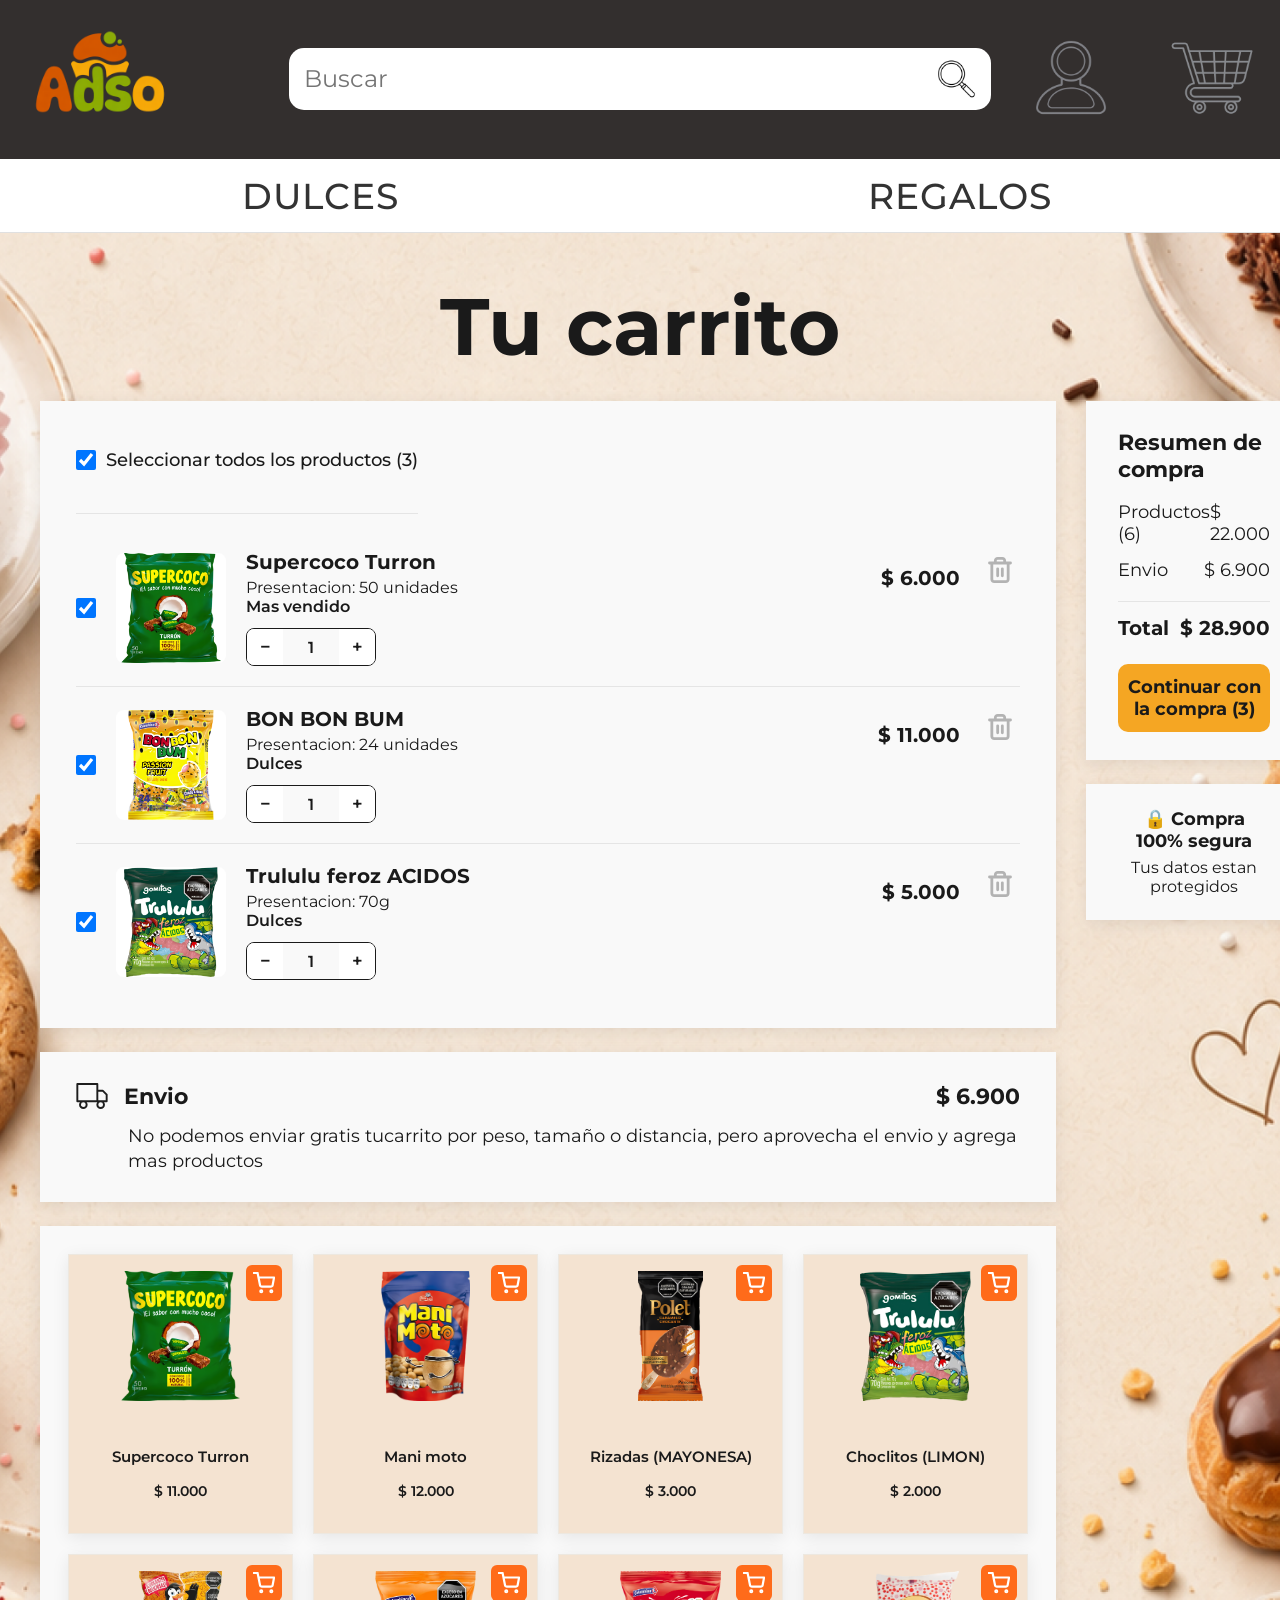
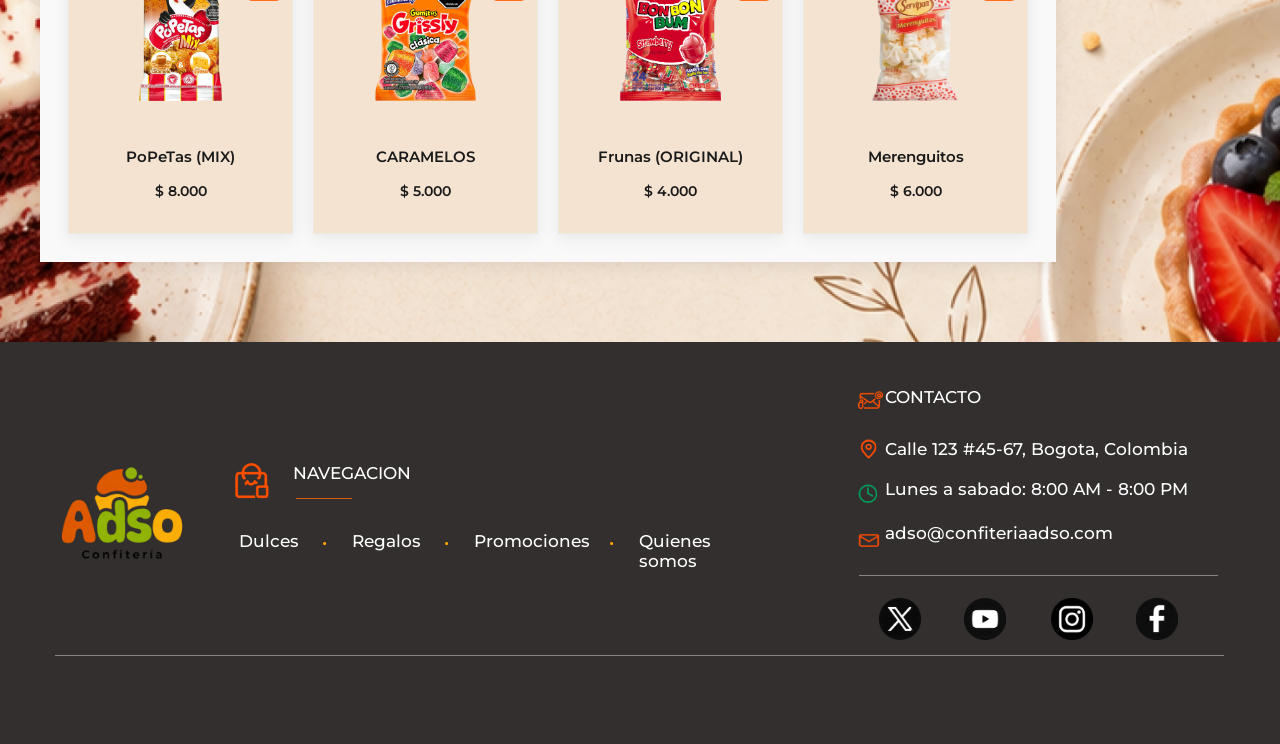
<file: carrito/carrito.html>
﻿<!DOCTYPE html>
<html lang="es">
<head>
    <meta charset="UTF-8">
    <meta name="viewport" content="width=device-width, initial-scale=1.0">
    <link rel="stylesheet" href="style.css">
    <title>Tu carrito</title>
</head>
<body>
    <header class="header">
        <a href="../index.html" class="logo">
            <img src="../logo.png" alt="Logo ADSO">
        </a>
        <div class="busqueda">
            <input type="text" placeholder="Buscar">
            <button class="btn-buscar">
                <img src="../lupa.png" alt="lupa">
            </button>
        </div>
        <div class="iconos">
            <a href="../login/login.html" class="perfil">
                <img src="../icono_perfil.png" alt="Perfil">
            </a>
            <a href="carrito.html" class="carrito">
                <img src="../icono_carrito.png" alt="Carrito">
            </a>
        </div>
    </header>
    <div class="botones">
        <div class="dulces">
            <a href="../index.html">DULCES</a>
        </div>
        <div class="regalos">
            <a href="../regalos/regalos.html">REGALOS</a>
        </div>
    </div>

    <div class="ct-fondo">
        <h1 class="ct-titulo">Tu carrito</h1>

        <main class="ct-main">
            <div class="ct-col-izq">
                <section class="ct-card ct-card-productos">
                    <label class="ct-check-todos">
                        <input type="checkbox" id="ct-todos" checked>
                        <span>Seleccionar todos los productos (3)</span>
                    </label>

                    <ul class="ct-lista-productos">
                        <li class="ct-producto">
                            <label class="ct-check">
                                <input type="checkbox" checked>
                            </label>
                            <div class="ct-prod-img">
                                <img src="../supercoco (1).png" alt="Supercoco Turron">
                            </div>
                            <div class="ct-prod-info">
                                <h3>Supercoco Turron</h3>
                                <p>Presentacion: 50 unidades</p>
                                <p class="ct-prod-tag">Mas vendido</p>
                            </div>
                            <div class="ct-prod-precio">$ 6.000</div>
                            <div class="ct-cantidad">
                                <button type="button" aria-label="Restar">−</button>
                                <span>1</span>
                                <button type="button" aria-label="Sumar">+</button>
                            </div>
                            <button class="ct-btn-trash" aria-label="Eliminar">
                                <img src="../ct-icon-trash.svg" alt="" width="28" height="28">
                            </button>
                        </li>

                        <li class="ct-producto">
                            <label class="ct-check">
                                <input type="checkbox" checked>
                            </label>
                            <div class="ct-prod-img">
                                <img src="../bonbonbum(passion_fruit).png" alt="BON BON BUM">
                            </div>
                            <div class="ct-prod-info">
                                <h3>BON BON BUM</h3>
                                <p>Presentacion: 24 unidades</p>
                                <p class="ct-prod-tag">Dulces</p>
                            </div>
                            <div class="ct-prod-precio">$ 11.000</div>
                            <div class="ct-cantidad">
                                <button type="button" aria-label="Restar">−</button>
                                <span>1</span>
                                <button type="button" aria-label="Sumar">+</button>
                            </div>
                            <button class="ct-btn-trash" aria-label="Eliminar">
                                <img src="../ct-icon-trash.svg" alt="" width="28" height="28">
                            </button>
                        </li>

                        <li class="ct-producto">
                            <label class="ct-check">
                                <input type="checkbox" checked>
                            </label>
                            <div class="ct-prod-img">
                                <img src="../trululu.png" alt="Trululu feroz ACIDOS">
                            </div>
                            <div class="ct-prod-info">
                                <h3>Trululu feroz ACIDOS</h3>
                                <p>Presentacion: 70g</p>
                                <p class="ct-prod-tag">Dulces</p>
                            </div>
                            <div class="ct-prod-precio">$ 5.000</div>
                            <div class="ct-cantidad">
                                <button type="button" aria-label="Restar">−</button>
                                <span>1</span>
                                <button type="button" aria-label="Sumar">+</button>
                            </div>
                            <button class="ct-btn-trash" aria-label="Eliminar">
                                <img src="../ct-icon-trash.svg" alt="" width="28" height="28">
                            </button>
                        </li>
                    </ul>
                </section>

                <section class="ct-card ct-card-envio">
                    <div class="ct-envio-top">
                        <span class="ct-envio-icono" aria-hidden="true">
                            <img src="../mp-icon-truck.svg" alt="" width="32" height="32">
                        </span>
                        <span class="ct-envio-label">Envio</span>
                        <span class="ct-envio-precio">$ 6.900</span>
                    </div>
                    <p class="ct-envio-msg">No podemos enviar gratis tucarrito por peso, tamaño o distancia, pero aprovecha el envio y agrega mas productos</p>
                </section>

                <section class="ct-card ct-card-sugeridos">
                    <div class="ct-sugeridos-grid">
                        <article class="ct-sugerido">
                            <div class="ct-sug-img"><img src="../supercoco (1).png" alt="Supercoco Turron"></div>
                            <p class="ct-sug-nombre">Supercoco Turron</p>
                            <p class="ct-sug-precio">$ 11.000</p>
                            <button class="ct-sug-cart" aria-label="Agregar al carrito">
                                <img src="../ct-icon-cart.svg" alt="" width="22" height="22">
                            </button>
                        </article>

                        <article class="ct-sugerido">
                            <div class="ct-sug-img"><img src="../mani_moto.png" alt="Mani moto"></div>
                            <p class="ct-sug-nombre">Mani moto</p>
                            <p class="ct-sug-precio">$ 12.000</p>
                            <button class="ct-sug-cart" aria-label="Agregar al carrito">
                                <img src="../ct-icon-cart.svg" alt="" width="22" height="22">
                            </button>
                        </article>

                        <article class="ct-sugerido">
                            <div class="ct-sug-img"><img src="../polet.png" alt="Rizadas (MAYONESA)"></div>
                            <p class="ct-sug-nombre">Rizadas (MAYONESA)</p>
                            <p class="ct-sug-precio">$ 3.000</p>
                            <button class="ct-sug-cart" aria-label="Agregar al carrito">
                                <img src="../ct-icon-cart.svg" alt="" width="22" height="22">
                            </button>
                        </article>

                        <article class="ct-sugerido">
                            <div class="ct-sug-img"><img src="../trululu.png" alt="Choclitos (LIMON)"></div>
                            <p class="ct-sug-nombre">Choclitos (LIMON)</p>
                            <p class="ct-sug-precio">$ 2.000</p>
                            <button class="ct-sug-cart" aria-label="Agregar al carrito">
                                <img src="../ct-icon-cart.svg" alt="" width="22" height="22">
                            </button>
                        </article>

                        <article class="ct-sugerido">
                            <div class="ct-sug-img"><img src="../popetas(mix).png" alt="PoPeTas (MIX)"></div>
                            <p class="ct-sug-nombre">PoPeTas (MIX)</p>
                            <p class="ct-sug-precio">$ 8.000</p>
                            <button class="ct-sug-cart" aria-label="Agregar al carrito">
                                <img src="../ct-icon-cart.svg" alt="" width="22" height="22">
                            </button>
                        </article>

                        <article class="ct-sugerido">
                            <div class="ct-sug-img"><img src="../gomitas(grisly).png" alt="CARAMELOS"></div>
                            <p class="ct-sug-nombre">CARAMELOS</p>
                            <p class="ct-sug-precio">$ 5.000</p>
                            <button class="ct-sug-cart" aria-label="Agregar al carrito">
                                <img src="../ct-icon-cart.svg" alt="" width="22" height="22">
                            </button>
                        </article>

                        <article class="ct-sugerido">
                            <div class="ct-sug-img"><img src="../bonbonbum.png" alt="Frunas (ORIGINAL)"></div>
                            <p class="ct-sug-nombre">Frunas (ORIGINAL)</p>
                            <p class="ct-sug-precio">$ 4.000</p>
                            <button class="ct-sug-cart" aria-label="Agregar al carrito">
                                <img src="../ct-icon-cart.svg" alt="" width="22" height="22">
                            </button>
                        </article>

                        <article class="ct-sugerido">
                            <div class="ct-sug-img"><img src="../merenguitos.png" alt="Merenguitos"></div>
                            <p class="ct-sug-nombre">Merenguitos</p>
                            <p class="ct-sug-precio">$ 6.000</p>
                            <button class="ct-sug-cart" aria-label="Agregar al carrito">
                                <img src="../ct-icon-cart.svg" alt="" width="22" height="22">
                            </button>
                        </article>
                    </div>
                </section>
            </div>

            <aside class="ct-col-der">
                <section class="ct-card ct-card-resumen">
                    <h2 class="ct-resumen-titulo">Resumen de compra</h2>

                    <ul class="ct-resumen-lineas">
                        <li><span>Productos (6)</span><span>$ 22.000</span></li>
                        <li><span>Envio</span><span>$ 6.900</span></li>
                        <li class="ct-resumen-total"><span>Total</span><span>$ 28.900</span></li>
                    </ul>

                    <button class="ct-btn-continuar">Continuar con la compra (3)</button>
                </section>

                <section class="ct-card ct-card-segura">
                    <p class="ct-segura-titulo"><span aria-hidden="true">🔒</span> Compra 100% segura</p>
                    <p class="ct-segura-msg">Tus datos estan protegidos</p>
                </section>
            </aside>
        </main>
    </div>

    <footer class="footer">
        <div class="logo-footer">
            <img src="../logo_footer.png" alt="logo">
        </div>
        <div class="navegacion-footer">
            <img src="../navegacion_footer.jpg" alt="navegacion">
        </div>
        <div class="linea1"></div>
        <div>
            <h2 class="navegacion-titulo">NAVEGACION</h2>
        </div>
        <div class="enlaces">
            <a class="dulces-link" href="../index.html">Dulces</a>
            <div class="punto1"><h2><span>.</span></h2></div>
            <a class="dulces-link2" href="../regalos/regalos.html">Regalos</a>
            <div class="punto2"><h2><span>.</span></h2></div>
            <a class="dulces-link3" href="">Promociones</a>
            <div class="punto3"><h2><span>.</span></h2></div>
            <a class="dulces-link4" href="../quienes_somos/quienes_somos.html">Quienes somos</a>
        </div>
        <div class="referencias">
            <div><img src="../icono_contacto.png" alt="icono_contacto"></div>
            <h2 class="contacto">CONTACTO</h2>
            <div><img src="../icono_direccion.png" alt="icono_direccion"></div>
            <h2 class="direccion">Calle 123 #45-67, Bogota, Colombia</h2>
            <div><img src="../icono_horario.png" alt="icono_horario"></div>
            <h2 class="horario">Lunes a sabado: 8:00 AM - 8:00 PM</h2>
            <div><img src="../icono_correo.png" alt="icono_correo"></div>
            <a class="correo" href="mailto:adso@confiteriaadso.com">adso@confiteriaadso.com</a>
        </div>
        <div class="linea2"></div>
        <div class="iconos-footer">
            <div class="fondo_icono"></div>
            <a href="#"><img src="../icono_twitter.png" alt="twitter"></a>
            <div class="fondo_icono"></div>
            <a href="#"><img src="../icono_youtube.png" alt="youtube"></a>
            <div class="fondo_icono"></div>
            <a href="#"><img src="../icono_instagram.png" alt="instagram"></a>
            <div class="fondo_icono"></div>
            <a href="#"><img src="../icono_facebook.png" alt="facebook"></a>
        </div>
        <div class="linea3"></div>
    </footer>
    <footer class="footer-mobile">
        <div class="footer-mobile-logo">
            <img src="../logo_footer.png" alt="logo">
        </div>
        <div class="footer-mobile-nav">
            <h3>NAVEGACION</h3>
            <div class="footer-mobile-links">
                <a href="../index.html">Dulces</a>
                <a href="../regalos/regalos.html">Regalos</a>
                <a href="">Promociones</a>
                <a href="../quienes_somos/quienes_somos.html">Quienes somos</a>
            </div>
        </div>
        <div class="footer-mobile-contacto">
            <h3>CONTACTO</h3>
            <p>Calle 123 #45-67, Bogota, Colombia</p>
            <p>Lunes a sabado: 8:00 AM - 8:00 PM</p>
            <a href="mailto:adso@confiteriaadso.com">adso@confiteriaadso.com</a>
        </div>
        <div class="footer-mobile-redes">
            <a href="#"><img src="../icono_twitter.png" alt="twitter"></a>
            <a href="#"><img src="../icono_youtube.png" alt="youtube"></a>
            <a href="#"><img src="../icono_instagram.png" alt="instagram"></a>
            <a href="#"><img src="../icono_facebook.png" alt="facebook"></a>
        </div>
    </footer>
</body>
</html>
</file>
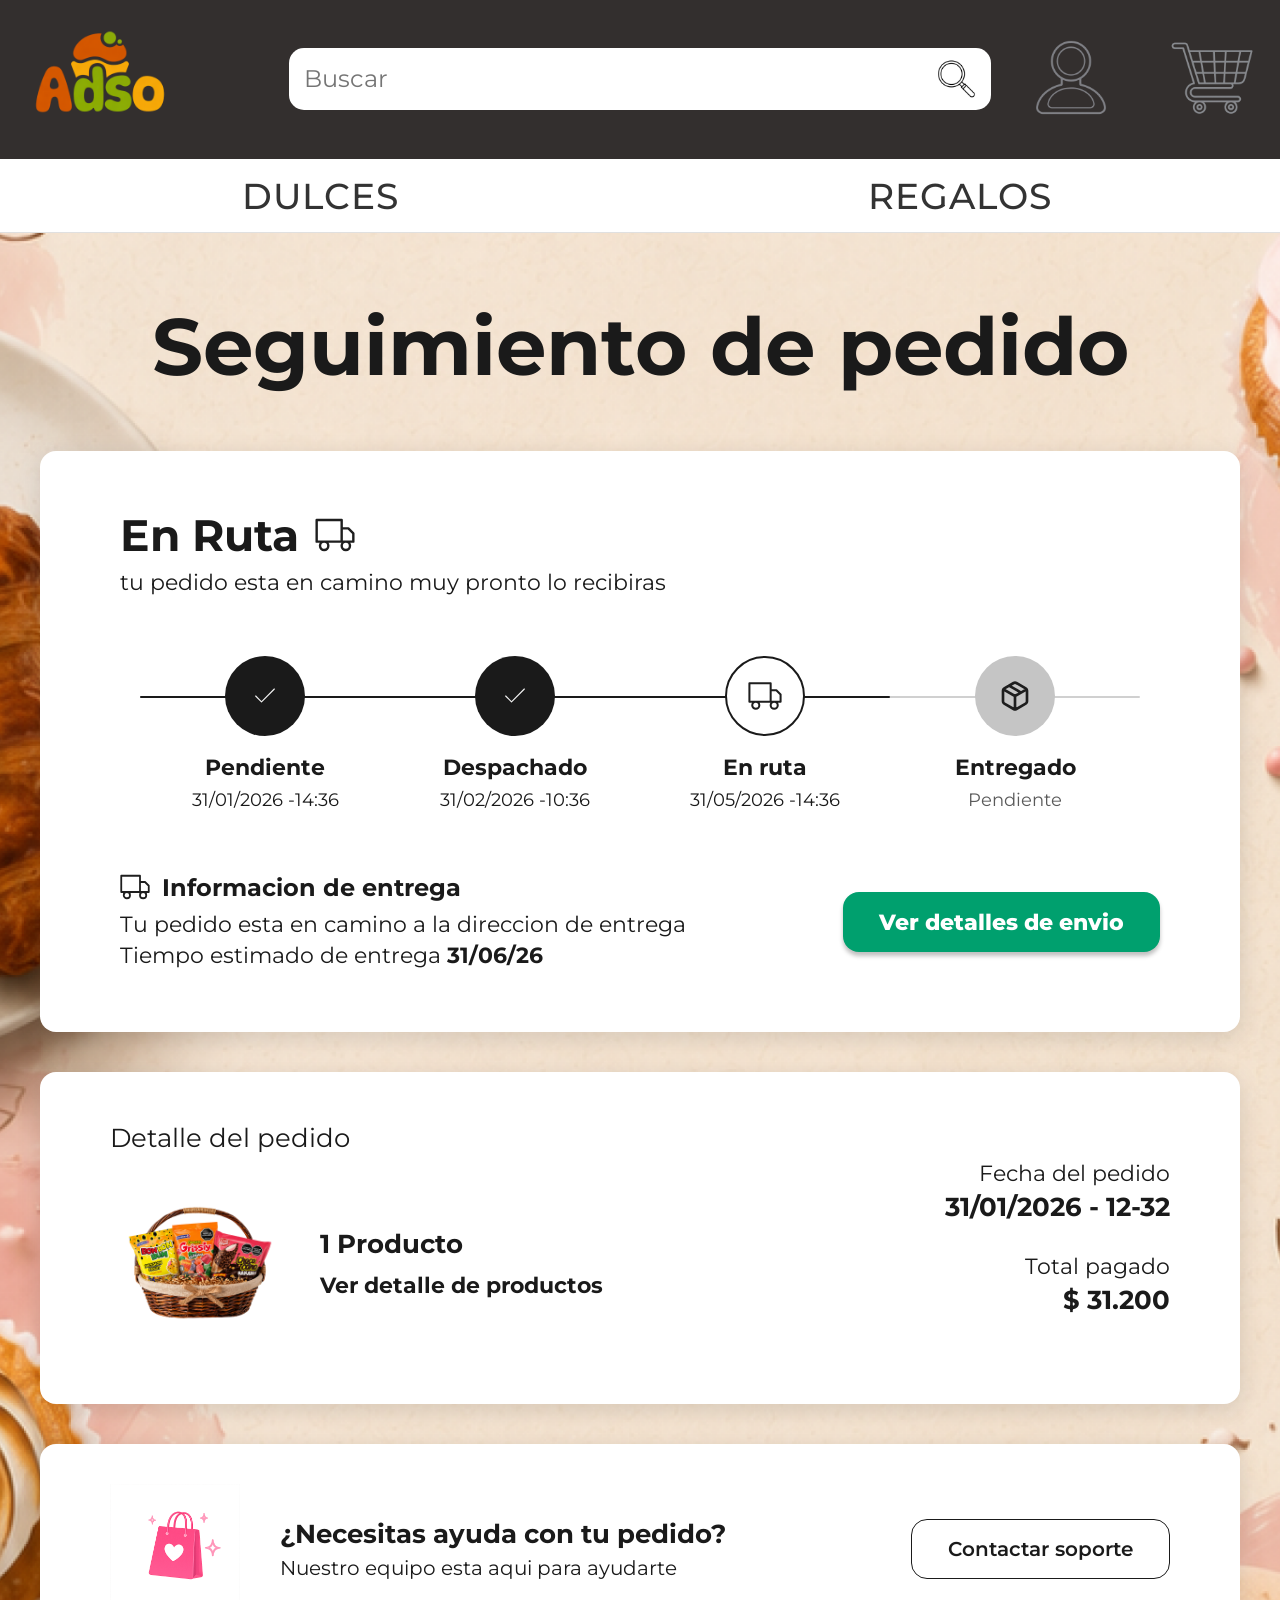
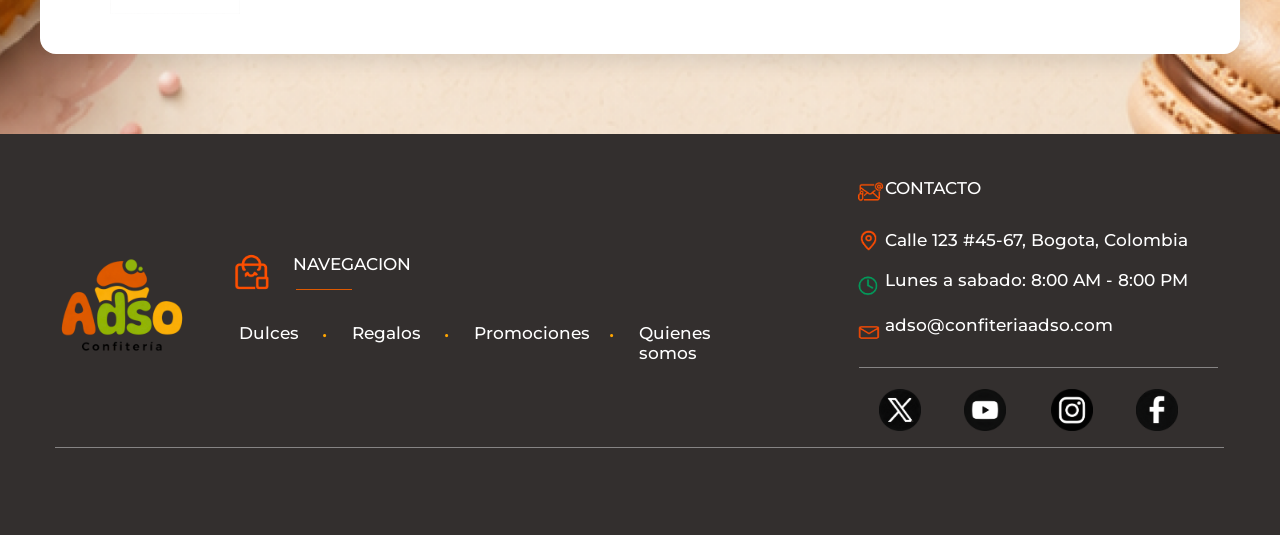
<file: mis_pedidos/mis_pedidos.html>
﻿<!DOCTYPE html>
<html lang="es">
<head>
    <meta charset="UTF-8">
    <meta name="viewport" content="width=device-width, initial-scale=1.0">
    <link rel="stylesheet" href="style.css">
    <title>Mis Pedidos</title>
</head>
<body>
    <header class="header">
        <a href="../index.html" class="logo">
            <img src="../logo.png" alt="Logo ADSO">
        </a>
        <div class="busqueda">
            <input type="text" placeholder="Buscar">
            <button class="btn-buscar">
                <img src="../lupa.png" alt="lupa">
            </button>
        </div>
        <div class="iconos">
            <a href="../login/login.html" class="perfil">
                <img src="../icono_perfil.png" alt="Perfil">
            </a>
            <a href="../carrito/carrito.html" class="carrito">
                <img src="../icono_carrito.png" alt="Carrito">
            </a>
        </div>
    </header>
    <div class="botones">
        <div class="dulces">
            <a href="../index.html">DULCES</a>
        </div>
        <div class="regalos">
            <a href="../regalos/regalos.html">REGALOS</a>
        </div>
    </div>

    <div class="mp-fondo">
        <div>
            <main class="mp-main">
                <h1 class="mp-titulo">Seguimiento de pedido</h1>

                <section class="mp-card mp-card-estado">
                    <div class="mp-estado-top">
                        <h2 class="mp-estado-titulo">En Ruta</h2>
                        <span class="mp-icono-camion" aria-hidden="true">
                            <img src="../mp-icon-truck.svg" alt="" width="40" height="40">
                        </span>
                    </div>
                    <p class="mp-estado-desc">tu pedido esta en camino muy pronto lo recibiras</p>

                    <div class="mp-timeline">
                        <div class="mp-timeline-linea" aria-hidden="true">
                            <div class="mp-timeline-progreso"></div>
                        </div>
                        <div class="mp-timeline-pasos">
                            <div class="mp-paso mp-paso-completado">
                                <div class="mp-circulo">
                                    <img src="../mp-icon-check.svg" alt="" width="28" height="28">
                                </div>
                                <h3>Pendiente</h3>
                                <p>31/01/2026 -14:36</p>
                            </div>
                            <div class="mp-paso mp-paso-completado">
                                <div class="mp-circulo">
                                    <img src="../mp-icon-check.svg" alt="" width="28" height="28">
                                </div>
                                <h3>Despachado</h3>
                                <p>31/02/2026 -10:36</p>
                            </div>
                            <div class="mp-paso mp-paso-activo">
                                <div class="mp-circulo">
                                    <img src="../mp-icon-truck.svg" alt="" width="34" height="34">
                                </div>
                                <h3>En ruta</h3>
                                <p>31/05/2026 -14:36</p>
                            </div>
                            <div class="mp-paso mp-paso-pendiente">
                                <div class="mp-circulo">
                                    <img src="../mp-icon-package.svg" alt="" width="32" height="32">
                                </div>
                                <h3>Entregado</h3>
                                <p>Pendiente</p>
                            </div>
                        </div>
                    </div>

                    <div class="mp-entrega">
                        <div class="mp-entrega-texto">
                            <div class="mp-entrega-titulo">
                                <span class="mp-icono-camion-sm" aria-hidden="true">
                                    <img src="../mp-icon-truck.svg" alt="" width="30" height="30">
                                </span>
                                <h3>Informacion de entrega</h3>
                            </div>
                            <p>Tu pedido esta en camino a la direccion de entrega</p>
                            <p>Tiempo estimado de entrega <strong>31/06/26</strong></p>
                        </div>
                        <button class="btn-producto mp-btn-detalles">Ver detalles de envio</button>
                    </div>
                </section>

                <section class="mp-card mp-card-detalle">
                    <div class="mp-detalle-izq">
                        <h3 class="mp-detalle-titulo">Detalle del pedido</h3>
                        <div class="mp-detalle-producto">
                            <div class="mp-canasta">
                                <img src="mp-canasta.png" alt="Canasta de productos del pedido">
                            </div>
                            <div class="mp-detalle-info">
                                <p class="mp-cantidad">1 Producto</p>
                                <a href="#" class="mp-ver-productos">Ver detalle de productos</a>
                            </div>
                        </div>
                    </div>
                    <div class="mp-detalle-der">
                        <div class="mp-dato">
                            <p class="mp-dato-label">Fecha del pedido</p>
                            <p class="mp-dato-valor">31/01/2026 - 12-32</p>
                        </div>
                        <div class="mp-dato">
                            <p class="mp-dato-label">Total pagado</p>
                            <p class="mp-dato-valor">$ 31.200</p>
                        </div>
                    </div>
                </section>

                <section class="mp-card mp-card-soporte">
                    <div class="mp-soporte-icono">
                        <img src="mp-soporte-icono.png" alt="Bolsa de ayuda">
                    </div>
                    <div class="mp-soporte-texto">
                        <h3>¿Necesitas ayuda con tu pedido?</h3>
                        <p>Nuestro equipo esta aqui para ayudarte</p>
                    </div>
                    <button class="mp-btn-soporte">Contactar soporte</button>
                </section>
            </main>
        </div>
    </div>

    <footer class="footer">
        <div class="logo-footer">
            <img src="../logo_footer.png" alt="logo">
        </div>
        <div class="navegacion-footer">
            <img src="../navegacion_footer.jpg" alt="navegacion">
        </div>
        <div class="linea1"></div>
        <div>
            <h2 class="navegacion-titulo">NAVEGACION</h2>
        </div>
        <div class="enlaces">
            <a class="dulces-link" href="../index.html">Dulces</a>
            <div class="punto1"><h2><span>.</span></h2></div>
            <a class="dulces-link2" href="../regalos/regalos.html">Regalos</a>
            <div class="punto2"><h2><span>.</span></h2></div>
            <a class="dulces-link3" href="">Promociones</a>
            <div class="punto3"><h2><span>.</span></h2></div>
            <a class="dulces-link4" href="../quienes_somos/quienes_somos.html">Quienes somos</a>
        </div>
        <div class="referencias">
            <div><img src="../icono_contacto.png" alt="icono_contacto"></div>
            <h2 class="contacto">CONTACTO</h2>
            <div><img src="../icono_direccion.png" alt="icono_direccion"></div>
            <h2 class="direccion">Calle 123 #45-67, Bogota, Colombia</h2>
            <div><img src="../icono_horario.png" alt="icono_horario"></div>
            <h2 class="horario">Lunes a sabado: 8:00 AM - 8:00 PM</h2>
            <div><img src="../icono_correo.png" alt="icono_correo"></div>
            <a class="correo" href="mailto:adso@confiteriaadso.com">adso@confiteriaadso.com</a>
        </div>
        <div class="linea2"></div>
        <div class="iconos-footer">
            <div class="fondo_icono"></div>
            <a href="#"><img src="../icono_twitter.png" alt="twitter"></a>
            <div class="fondo_icono"></div>
            <a href="#"><img src="../icono_youtube.png" alt="youtube"></a>
            <div class="fondo_icono"></div>
            <a href="#"><img src="../icono_instagram.png" alt="instagram"></a>
            <div class="fondo_icono"></div>
            <a href="#"><img src="../icono_facebook.png" alt="facebook"></a>
        </div>
        <div class="linea3"></div>
    </footer>
    <footer class="footer-mobile">
        <div class="footer-mobile-logo">
            <img src="../logo_footer.png" alt="logo">
        </div>
        <div class="footer-mobile-nav">
            <h3>NAVEGACION</h3>
            <div class="footer-mobile-links">
                <a href="../index.html">Dulces</a>
                <a href="../regalos/regalos.html">Regalos</a>
                <a href="">Promociones</a>
                <a href="../quienes_somos/quienes_somos.html">Quienes somos</a>
            </div>
        </div>
        <div class="footer-mobile-contacto">
            <h3>CONTACTO</h3>
            <p>Calle 123 #45-67, Bogota, Colombia</p>
            <p>Lunes a sabado: 8:00 AM - 8:00 PM</p>
            <a href="mailto:adso@confiteriaadso.com">adso@confiteriaadso.com</a>
        </div>
        <div class="footer-mobile-redes">
            <a href="#"><img src="../icono_twitter.png" alt="twitter"></a>
            <a href="#"><img src="../icono_youtube.png" alt="youtube"></a>
            <a href="#"><img src="../icono_instagram.png" alt="instagram"></a>
            <a href="#"><img src="../icono_facebook.png" alt="facebook"></a>
        </div>
    </footer>
</body>
</html>
</file>
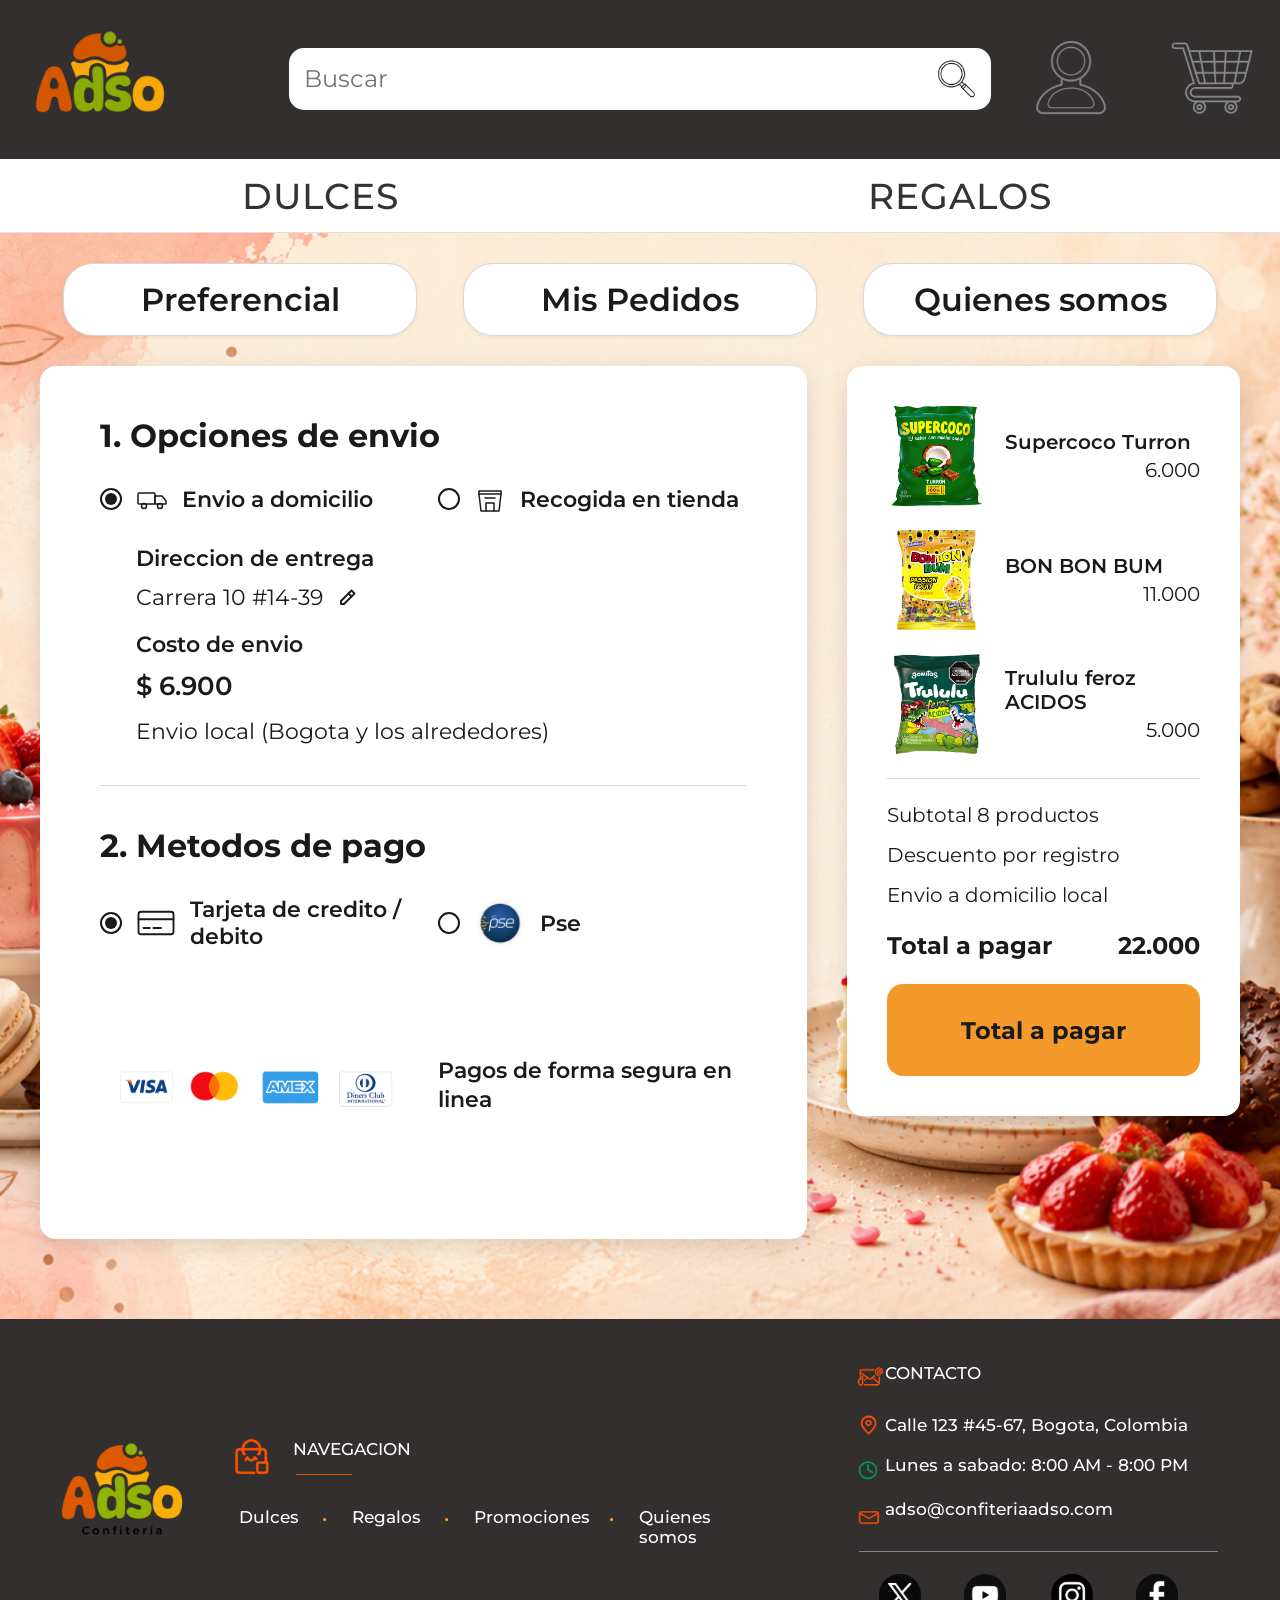
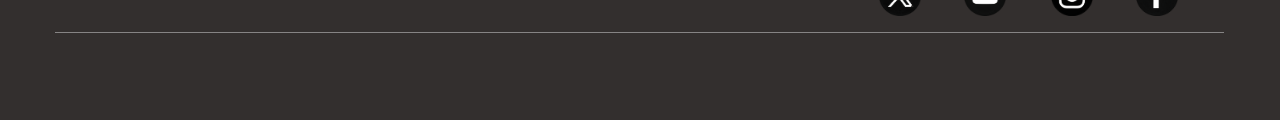
<file: pagos/pagos.html>
﻿<!DOCTYPE html>
<html lang="es">
<head>
    <meta charset="UTF-8">
    <meta name="viewport" content="width=device-width, initial-scale=1.0">
    <link rel="stylesheet" href="style.css">
    <title>Pagos</title>
</head>
<body>
    <header class="header">
        <a href="../index.html" class="logo">
            <img src="../logo.png" alt="Logo ADSO">
        </a>
        <div class="busqueda">
            <input type="text" placeholder="Buscar">
            <button class="btn-buscar">
                <img src="../lupa.png" alt="lupa">
            </button>
        </div>
        <div class="iconos">
            <a href="../login/login.html" class="perfil">
                <img src="../icono_perfil.png" alt="Perfil">
            </a>
            <a href="../carrito/carrito.html" class="carrito">
                <img src="../icono_carrito.png" alt="Carrito">
            </a>
        </div>
    </header>
    <div class="botones">
        <div class="dulces">
            <a href="../index.html">DULCES</a>
        </div>
        <div class="regalos">
            <a href="../regalos/regalos.html">REGALOS</a>
        </div>
    </div>

    <div class="pg-fondo">
        <div class="pg-nav">
            <a href="../preferencial/preferencial.html" class="pg-nav-btn">Preferencial</a>
            <a href="../mis_pedidos/mis_pedidos.html" class="pg-nav-btn">Mis Pedidos</a>
            <a href="../quienes_somos/quienes_somos.html" class="pg-nav-btn">Quienes somos</a>
        </div>

        <main class="pg-main">
            <section class="pg-card pg-card-opciones">
                <h2 class="pg-seccion-titulo">1. Opciones de envio</h2>

                <div class="pg-opciones-fila">
                    <label class="pg-radio">
                        <input type="radio" name="envio" value="domicilio" checked>
                        <span class="pg-radio-circulo"></span>
                        <span class="pg-radio-icono" aria-hidden="true">
                            <svg viewBox="0 0 64 64" width="32" height="32" fill="none" stroke="#1a1a1a" stroke-width="3" stroke-linecap="round" stroke-linejoin="round">
                                <rect x="4" y="20" width="34" height="22" rx="2"/>
                                <path d="M38 26 H52 L60 36 V42 H38 Z"/>
                                <circle cx="16" cy="46" r="5"/>
                                <circle cx="48" cy="46" r="5"/>
                            </svg>
                        </span>
                        <span class="pg-radio-label">Envio a domicilio</span>
                    </label>

                    <label class="pg-radio">
                        <input type="radio" name="envio" value="tienda">
                        <span class="pg-radio-circulo"></span>
                        <span class="pg-radio-icono" aria-hidden="true">
                            <svg viewBox="0 0 64 64" width="32" height="32" fill="none" stroke="#1a1a1a" stroke-width="3" stroke-linecap="round" stroke-linejoin="round">
                                <path d="M10 22 L54 22 L50 56 H14 Z"/>
                                <path d="M10 22 L10 16 H54 V22"/>
                                <line x1="22" y1="30" x2="42" y2="30"/>
                                <path d="M24 56 V40 H40 V56"/>
                            </svg>
                        </span>
                        <span class="pg-radio-label">Recogida en tienda</span>
                    </label>
                </div>

                <div class="pg-detalle-envio">
                    <p class="pg-dato-label">Direccion de entrega</p>
                    <div class="pg-direccion">
                        <p class="pg-direccion-valor">Carrera 10 #14-39</p>
                        <button class="pg-btn-editar" aria-label="Editar direccion">
                            <svg viewBox="0 0 32 32" width="24" height="24" fill="none" stroke="#1a1a1a" stroke-width="2.5" stroke-linecap="round" stroke-linejoin="round">
                                <path d="M22 6 L26 10 L12 24 H8 V20 Z"/>
                                <line x1="18" y1="10" x2="22" y2="14"/>
                            </svg>
                        </button>
                    </div>

                    <p class="pg-dato-label">Costo de envio</p>
                    <p class="pg-dato-valor pg-dato-grande">$ 6.900</p>

                    <p class="pg-dato-aux">Envio local (Bogota y los alrededores)</p>
                </div>

                <hr class="pg-divisor">

                <h2 class="pg-seccion-titulo">2. Metodos de pago</h2>

                <div class="pg-opciones-fila">
                    <label class="pg-radio">
                        <input type="radio" name="pago" value="tarjeta" checked>
                        <span class="pg-radio-circulo"></span>
                        <span class="pg-radio-icono" aria-hidden="true">
                            <svg viewBox="0 0 64 64" width="40" height="40" fill="none" stroke="#1a1a1a" stroke-width="3" stroke-linecap="round" stroke-linejoin="round">
                                <rect x="4" y="14" width="56" height="36" rx="4"/>
                                <line x1="4" y1="26" x2="60" y2="26"/>
                                <line x1="12" y1="40" x2="22" y2="40"/>
                                <line x1="28" y1="40" x2="40" y2="40"/>
                            </svg>
                        </span>
                        <span class="pg-radio-label">Tarjeta de credito / debito</span>
                    </label>

                    <label class="pg-radio pg-radio-pse">
                        <input type="radio" name="pago" value="pse">
                        <span class="pg-radio-circulo"></span>
                        <span class="pg-radio-pse-logo">
                            <img src="../pse.png" alt="PSE">
                        </span>
                        <span class="pg-radio-label">Pse</span>
                    </label>
                </div>

                <div class="pg-pago-info">
                    <div class="pg-tarjetas">
                        <img src="../visa-masterd.png" alt="Visa, MasterCard, Amex, Diners Club">
                    </div>
                    <p class="pg-pago-seguro">Pagos de forma segura en linea</p>
                </div>
            </section>

            <aside class="pg-card pg-card-resumen">
                <ul class="pg-productos">
                    <li class="pg-producto">
                        <img src="../supercoco (1).png" alt="Supercoco Turron" class="pg-prod-img">
                        <div class="pg-prod-info">
                            <p class="pg-prod-nombre">Supercoco Turron</p>
                            <p class="pg-prod-precio">6.000</p>
                        </div>
                    </li>
                    <li class="pg-producto">
                        <img src="../bonbonbum(passion_fruit).png" alt="BON BON BUM" class="pg-prod-img">
                        <div class="pg-prod-info">
                            <p class="pg-prod-nombre">BON BON BUM</p>
                            <p class="pg-prod-precio">11.000</p>
                        </div>
                    </li>
                    <li class="pg-producto">
                        <img src="../trululu.png" alt="Trululu feroz ACIDOS" class="pg-prod-img">
                        <div class="pg-prod-info">
                            <p class="pg-prod-nombre">Trululu feroz ACIDOS</p>
                            <p class="pg-prod-precio">5.000</p>
                        </div>
                    </li>
                </ul>

                <hr class="pg-divisor pg-divisor-claro">

                <ul class="pg-totales">
                    <li><span>Subtotal 8 productos</span><span></span></li>
                    <li><span>Descuento por registro</span><span></span></li>
                    <li><span>Envio a domicilio local</span><span></span></li>
                    <li class="pg-total-final"><span>Total a pagar</span><span>22.000</span></li>
                </ul>

                <button class="pg-btn-pagar">Total a pagar</button>
            </aside>
        </main>
    </div>

    <footer class="footer">
        <div class="logo-footer">
            <img src="../logo_footer.png" alt="logo">
        </div>
        <div class="navegacion-footer">
            <img src="../navegacion_footer.jpg" alt="navegacion">
        </div>
        <div class="linea1"></div>
        <div>
            <h2 class="navegacion-titulo">NAVEGACION</h2>
        </div>
        <div class="enlaces">
            <a class="dulces-link" href="../index.html">Dulces</a>
            <div class="punto1"><h2><span>.</span></h2></div>
            <a class="dulces-link2" href="../regalos/regalos.html">Regalos</a>
            <div class="punto2"><h2><span>.</span></h2></div>
            <a class="dulces-link3" href="">Promociones</a>
            <div class="punto3"><h2><span>.</span></h2></div>
            <a class="dulces-link4" href="../quienes_somos/quienes_somos.html">Quienes somos</a>
        </div>
        <div class="referencias">
            <div><img src="../icono_contacto.png" alt="icono_contacto"></div>
            <h2 class="contacto">CONTACTO</h2>
            <div><img src="../icono_direccion.png" alt="icono_direccion"></div>
            <h2 class="direccion">Calle 123 #45-67, Bogota, Colombia</h2>
            <div><img src="../icono_horario.png" alt="icono_horario"></div>
            <h2 class="horario">Lunes a sabado: 8:00 AM - 8:00 PM</h2>
            <div><img src="../icono_correo.png" alt="icono_correo"></div>
            <a class="correo" href="mailto:adso@confiteriaadso.com">adso@confiteriaadso.com</a>
        </div>
        <div class="linea2"></div>
        <div class="iconos-footer">
            <div class="fondo_icono"></div>
            <a href="#"><img src="../icono_twitter.png" alt="twitter"></a>
            <div class="fondo_icono"></div>
            <a href="#"><img src="../icono_youtube.png" alt="youtube"></a>
            <div class="fondo_icono"></div>
            <a href="#"><img src="../icono_instagram.png" alt="instagram"></a>
            <div class="fondo_icono"></div>
            <a href="#"><img src="../icono_facebook.png" alt="facebook"></a>
        </div>
        <div class="linea3"></div>
    </footer>
    <footer class="footer-mobile">
        <div class="footer-mobile-logo">
            <img src="../logo_footer.png" alt="logo">
        </div>
        <div class="footer-mobile-nav">
            <h3>NAVEGACION</h3>
            <div class="footer-mobile-links">
                <a href="../index.html">Dulces</a>
                <a href="../regalos/regalos.html">Regalos</a>
                <a href="">Promociones</a>
                <a href="../quienes_somos/quienes_somos.html">Quienes somos</a>
            </div>
        </div>
        <div class="footer-mobile-contacto">
            <h3>CONTACTO</h3>
            <p>Calle 123 #45-67, Bogota, Colombia</p>
            <p>Lunes a sabado: 8:00 AM - 8:00 PM</p>
            <a href="mailto:adso@confiteriaadso.com">adso@confiteriaadso.com</a>
        </div>
        <div class="footer-mobile-redes">
            <a href="#"><img src="../icono_twitter.png" alt="twitter"></a>
            <a href="#"><img src="../icono_youtube.png" alt="youtube"></a>
            <a href="#"><img src="../icono_instagram.png" alt="instagram"></a>
            <a href="#"><img src="../icono_facebook.png" alt="facebook"></a>
        </div>
    </footer>
</body>
</html>
</file>
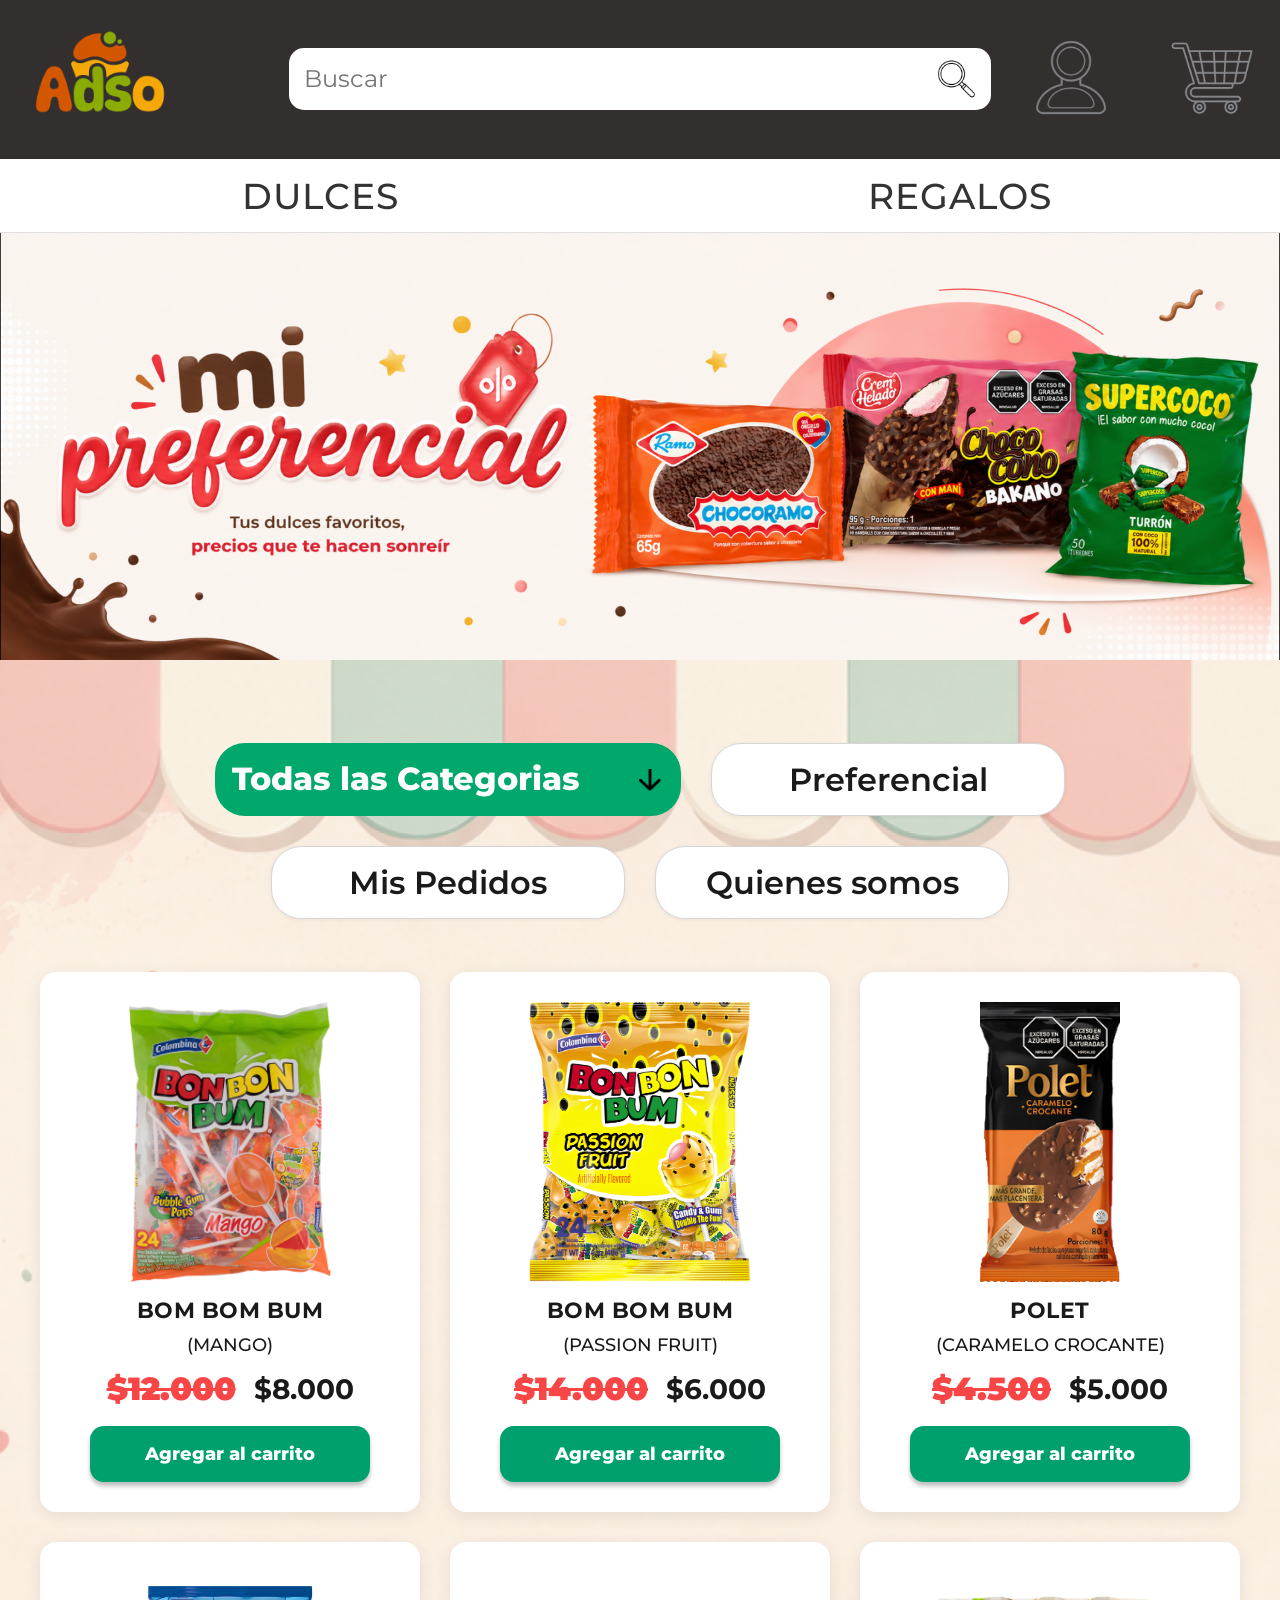
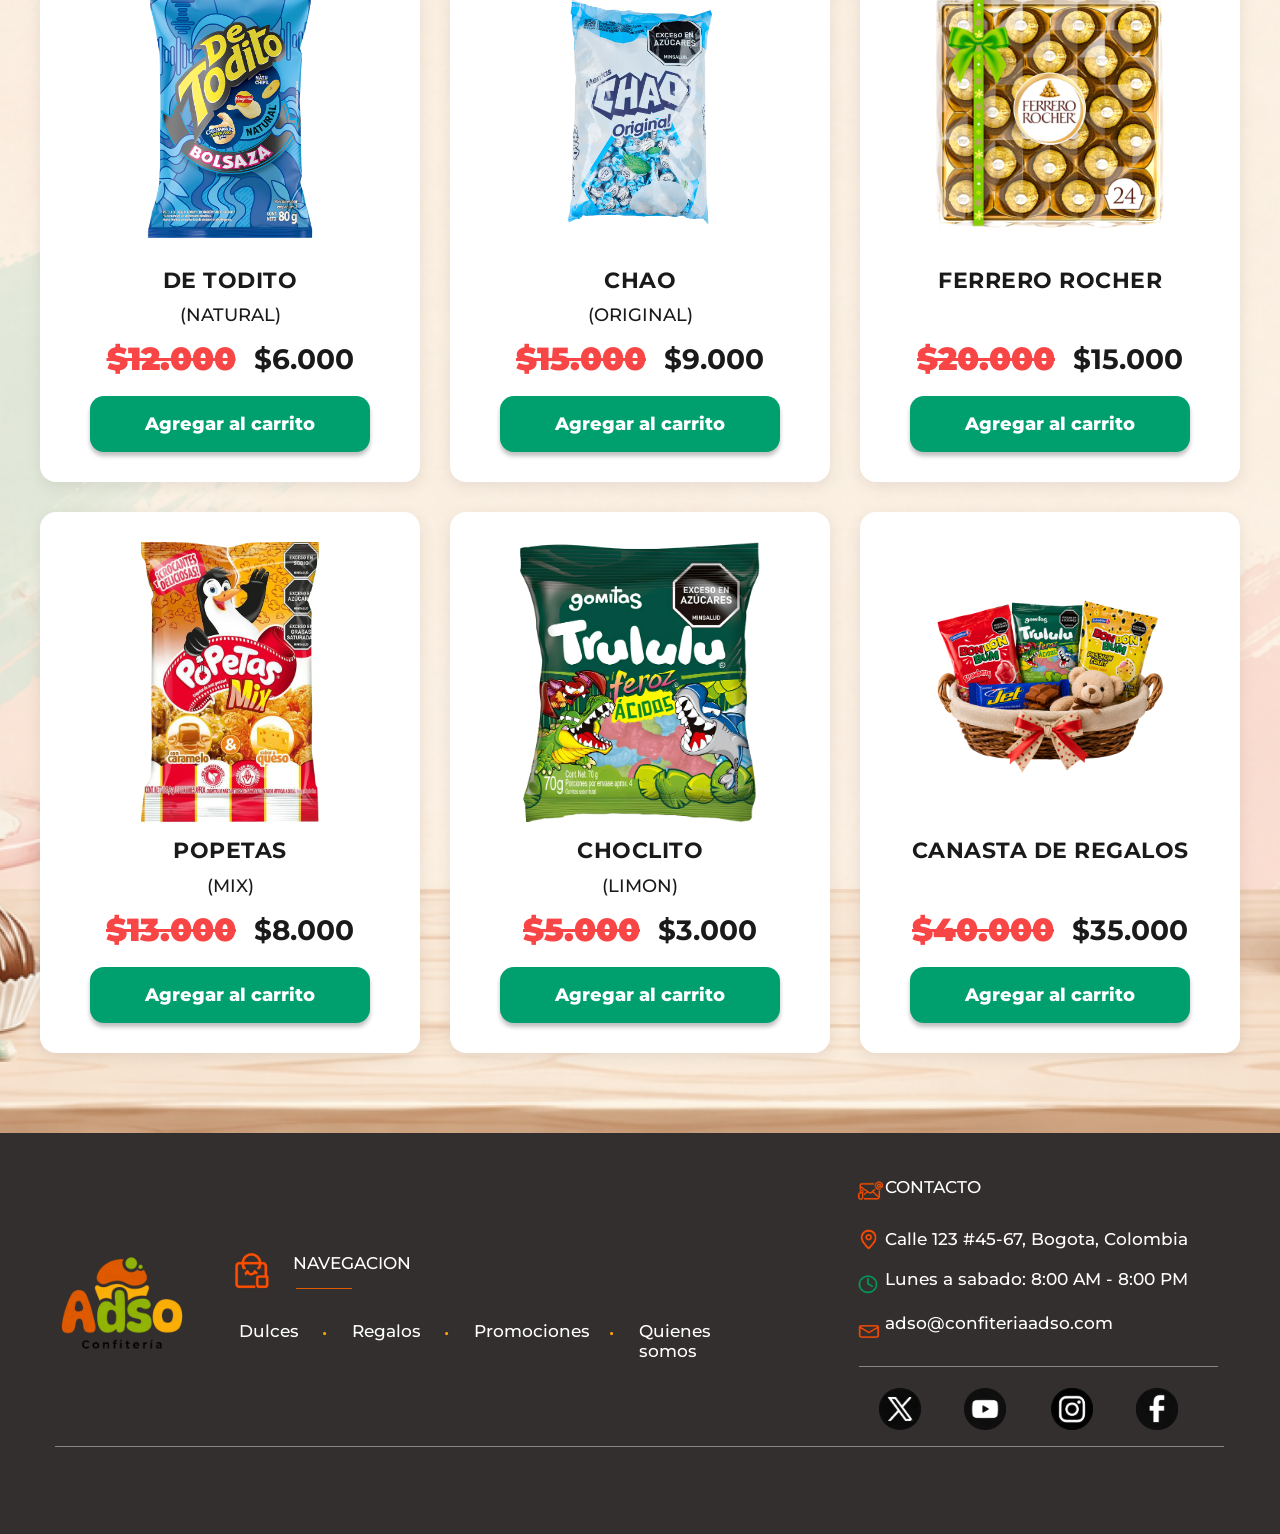
<file: preferencial/preferencial.html>
﻿<!DOCTYPE html>
<html lang="es">
<head>
    <meta charset="UTF-8">
    <meta name="viewport" content="width=device-width, initial-scale=1.0">
    <link rel="stylesheet" href="style.css">
    <title>Preferencial</title>
</head>
<body>
    <header class="header">
        <a href="../index.html" class="logo">
            <img src="../logo.png" alt="Logo ADSO">
        </a>
        <div class="busqueda">
            <input type="text" placeholder="Buscar">
            <button class="btn-buscar">
                <img src="../lupa.png" alt="lupa">
            </button>
        </div>
        <div class="iconos">
            <a href="../login/login.html" class="perfil">
                <img src="../icono_perfil.png" alt="Perfil">
            </a>
            <a href="../carrito/carrito.html" class="carrito">
                <img src="../icono_carrito.png" alt="Carrito">
            </a>
        </div>
    </header>
    <div class="botones">
        <div class="dulces">
            <a href="../index.html">DULCES</a>
        </div>
        <div class="regalos">
            <a href="../regalos/regalos.html">REGALOS</a>
        </div>
    </div>

    <section class="pr-hero">
        <img src="../preferencial-hero.png" alt="Mi preferencial - Tus dulces favoritos a precios que te hacen sonreir">
    </section>

    <div class="pr-fondo">
        <div class="navegacion">
            <button class="btn-categorias">
                <span class="btn-categorias-texto">Todas las Categorias</span>
                <img src="../flecha.png" alt="flechita">
            </button>
            <button class="btn-nav">Preferencial</button>
            <button class="btn-nav">Mis Pedidos</button>
            <button class="btn-nav">Quienes somos</button>
        </div>

        <main class="pr-main">
            <article class="pr-card">
                <div class="pr-card-img"><img src="../bombombum(mango).png" alt="BOM BOM BUM Mango"></div>
                <h3 class="pr-nombre">BOM BOM BUM</h3>
                <p class="pr-subtitulo">(MANGO)</p>
                <div class="pr-precios">
                    <span class="pr-precio-tachado">$12.000</span>
                    <span class="pr-precio-actual">$8.000</span>
                </div>
                <button class="btn-producto pr-btn">Agregar al carrito</button>
            </article>

            <article class="pr-card">
                <div class="pr-card-img"><img src="../bonbonbum(passion_fruit).png" alt="BOM BOM BUM Passion Fruit"></div>
                <h3 class="pr-nombre">BOM BOM BUM</h3>
                <p class="pr-subtitulo">(PASSION FRUIT)</p>
                <div class="pr-precios">
                    <span class="pr-precio-tachado">$14.000</span>
                    <span class="pr-precio-actual">$6.000</span>
                </div>
                <button class="btn-producto pr-btn">Agregar al carrito</button>
            </article>

            <article class="pr-card">
                <div class="pr-card-img"><img src="../polet.png" alt="POLET Caramelo Crocante"></div>
                <h3 class="pr-nombre">POLET</h3>
                <p class="pr-subtitulo">(CARAMELO CROCANTE)</p>
                <div class="pr-precios">
                    <span class="pr-precio-tachado">$4.500</span>
                    <span class="pr-precio-actual">$5.000</span>
                </div>
                <button class="btn-producto pr-btn">Agregar al carrito</button>
            </article>

            <article class="pr-card">
                <div class="pr-card-img"><img src="../Detodito.png" alt="De Todito"></div>
                <h3 class="pr-nombre">De Todito</h3>
                <p class="pr-subtitulo">(NATURAL)</p>
                <div class="pr-precios">
                    <span class="pr-precio-tachado">$12.000</span>
                    <span class="pr-precio-actual">$6.000</span>
                </div>
                <button class="btn-producto pr-btn">Agregar al carrito</button>
            </article>

            <article class="pr-card">
                <div class="pr-card-img"><img src="../chao.png" alt="CHAO Original"></div>
                <h3 class="pr-nombre">CHAO</h3>
                <p class="pr-subtitulo">(Original)</p>
                <div class="pr-precios">
                    <span class="pr-precio-tachado">$15.000</span>
                    <span class="pr-precio-actual">$9.000</span>
                </div>
                <button class="btn-producto pr-btn">Agregar al carrito</button>
            </article>

            <article class="pr-card">
                <div class="pr-card-img"><img src="../ferrero-rroche.png" alt="Ferrero Rocher"></div>
                <h3 class="pr-nombre">FERRERO ROCHER</h3>
                <p class="pr-subtitulo"></p>
                <div class="pr-precios">
                    <span class="pr-precio-tachado">$20.000</span>
                    <span class="pr-precio-actual">$15.000</span>
                </div>
                <button class="btn-producto pr-btn">Agregar al carrito</button>
            </article>

            <article class="pr-card">
                <div class="pr-card-img"><img src="../popetas(mix).png" alt="PoPeTas Mix"></div>
                <h3 class="pr-nombre">PoPeTas</h3>
                <p class="pr-subtitulo">(Mix)</p>
                <div class="pr-precios">
                    <span class="pr-precio-tachado">$13.000</span>
                    <span class="pr-precio-actual">$8.000</span>
                </div>
                <button class="btn-producto pr-btn">Agregar al carrito</button>
            </article>

            <article class="pr-card">
                <div class="pr-card-img"><img src="../trululu.png" alt="Choclito Limon"></div>
                <h3 class="pr-nombre">Choclito</h3>
                <p class="pr-subtitulo">(Limon)</p>
                <div class="pr-precios">
                    <span class="pr-precio-tachado">$5.000</span>
                    <span class="pr-precio-actual">$3.000</span>
                </div>
                <button class="btn-producto pr-btn">Agregar al carrito</button>
            </article>

            <article class="pr-card">
                <div class="pr-card-img"><img src="../canasta-preferencial.png" alt="Canasta de regalos"></div>
                <h3 class="pr-nombre">CANASTA DE REGALOS</h3>
                <p class="pr-subtitulo"></p>
                <div class="pr-precios">
                    <span class="pr-precio-tachado">$40.000</span>
                    <span class="pr-precio-actual">$35.000</span>
                </div>
                <button class="btn-producto pr-btn">Agregar al carrito</button>
            </article>
        </main>
    </div>

    <footer class="footer">
        <div class="logo-footer">
            <img src="../logo_footer.png" alt="logo">
        </div>
        <div class="navegacion-footer">
            <img src="../navegacion_footer.jpg" alt="navegacion">
        </div>
        <div class="linea1"></div>
        <div>
            <h2 class="navegacion-titulo">NAVEGACION</h2>
        </div>
        <div class="enlaces">
            <a class="dulces-link" href="../index.html">Dulces</a>
            <div class="punto1"><h2><span>.</span></h2></div>
            <a class="dulces-link2" href="../regalos/regalos.html">Regalos</a>
            <div class="punto2"><h2><span>.</span></h2></div>
            <a class="dulces-link3" href="">Promociones</a>
            <div class="punto3"><h2><span>.</span></h2></div>
            <a class="dulces-link4" href="../quienes_somos/quienes_somos.html">Quienes somos</a>
        </div>
        <div class="referencias">
            <div><img src="../icono_contacto.png" alt="icono_contacto"></div>
            <h2 class="contacto">CONTACTO</h2>
            <div><img src="../icono_direccion.png" alt="icono_direccion"></div>
            <h2 class="direccion">Calle 123 #45-67, Bogota, Colombia</h2>
            <div><img src="../icono_horario.png" alt="icono_horario"></div>
            <h2 class="horario">Lunes a sabado: 8:00 AM - 8:00 PM</h2>
            <div><img src="../icono_correo.png" alt="icono_correo"></div>
            <a class="correo" href="mailto:adso@confiteriaadso.com">adso@confiteriaadso.com</a>
        </div>
        <div class="linea2"></div>
        <div class="iconos-footer">
            <div class="fondo_icono"></div>
            <a href="#"><img src="../icono_twitter.png" alt="twitter"></a>
            <div class="fondo_icono"></div>
            <a href="#"><img src="../icono_youtube.png" alt="youtube"></a>
            <div class="fondo_icono"></div>
            <a href="#"><img src="../icono_instagram.png" alt="instagram"></a>
            <div class="fondo_icono"></div>
            <a href="#"><img src="../icono_facebook.png" alt="facebook"></a>
        </div>
        <div class="linea3"></div>
    </footer>
    <footer class="footer-mobile">
        <div class="footer-mobile-logo">
            <img src="../logo_footer.png" alt="logo">
        </div>
        <div class="footer-mobile-nav">
            <h3>NAVEGACION</h3>
            <div class="footer-mobile-links">
                <a href="../index.html">Dulces</a>
                <a href="../regalos/regalos.html">Regalos</a>
                <a href="">Promociones</a>
                <a href="../quienes_somos/quienes_somos.html">Quienes somos</a>
            </div>
        </div>
        <div class="footer-mobile-contacto">
            <h3>CONTACTO</h3>
            <p>Calle 123 #45-67, Bogota, Colombia</p>
            <p>Lunes a sabado: 8:00 AM - 8:00 PM</p>
            <a href="mailto:adso@confiteriaadso.com">adso@confiteriaadso.com</a>
        </div>
        <div class="footer-mobile-redes">
            <a href="#"><img src="../icono_twitter.png" alt="twitter"></a>
            <a href="#"><img src="../icono_youtube.png" alt="youtube"></a>
            <a href="#"><img src="../icono_instagram.png" alt="instagram"></a>
            <a href="#"><img src="../icono_facebook.png" alt="facebook"></a>
        </div>
    </footer>
</body>
</html>
</file>
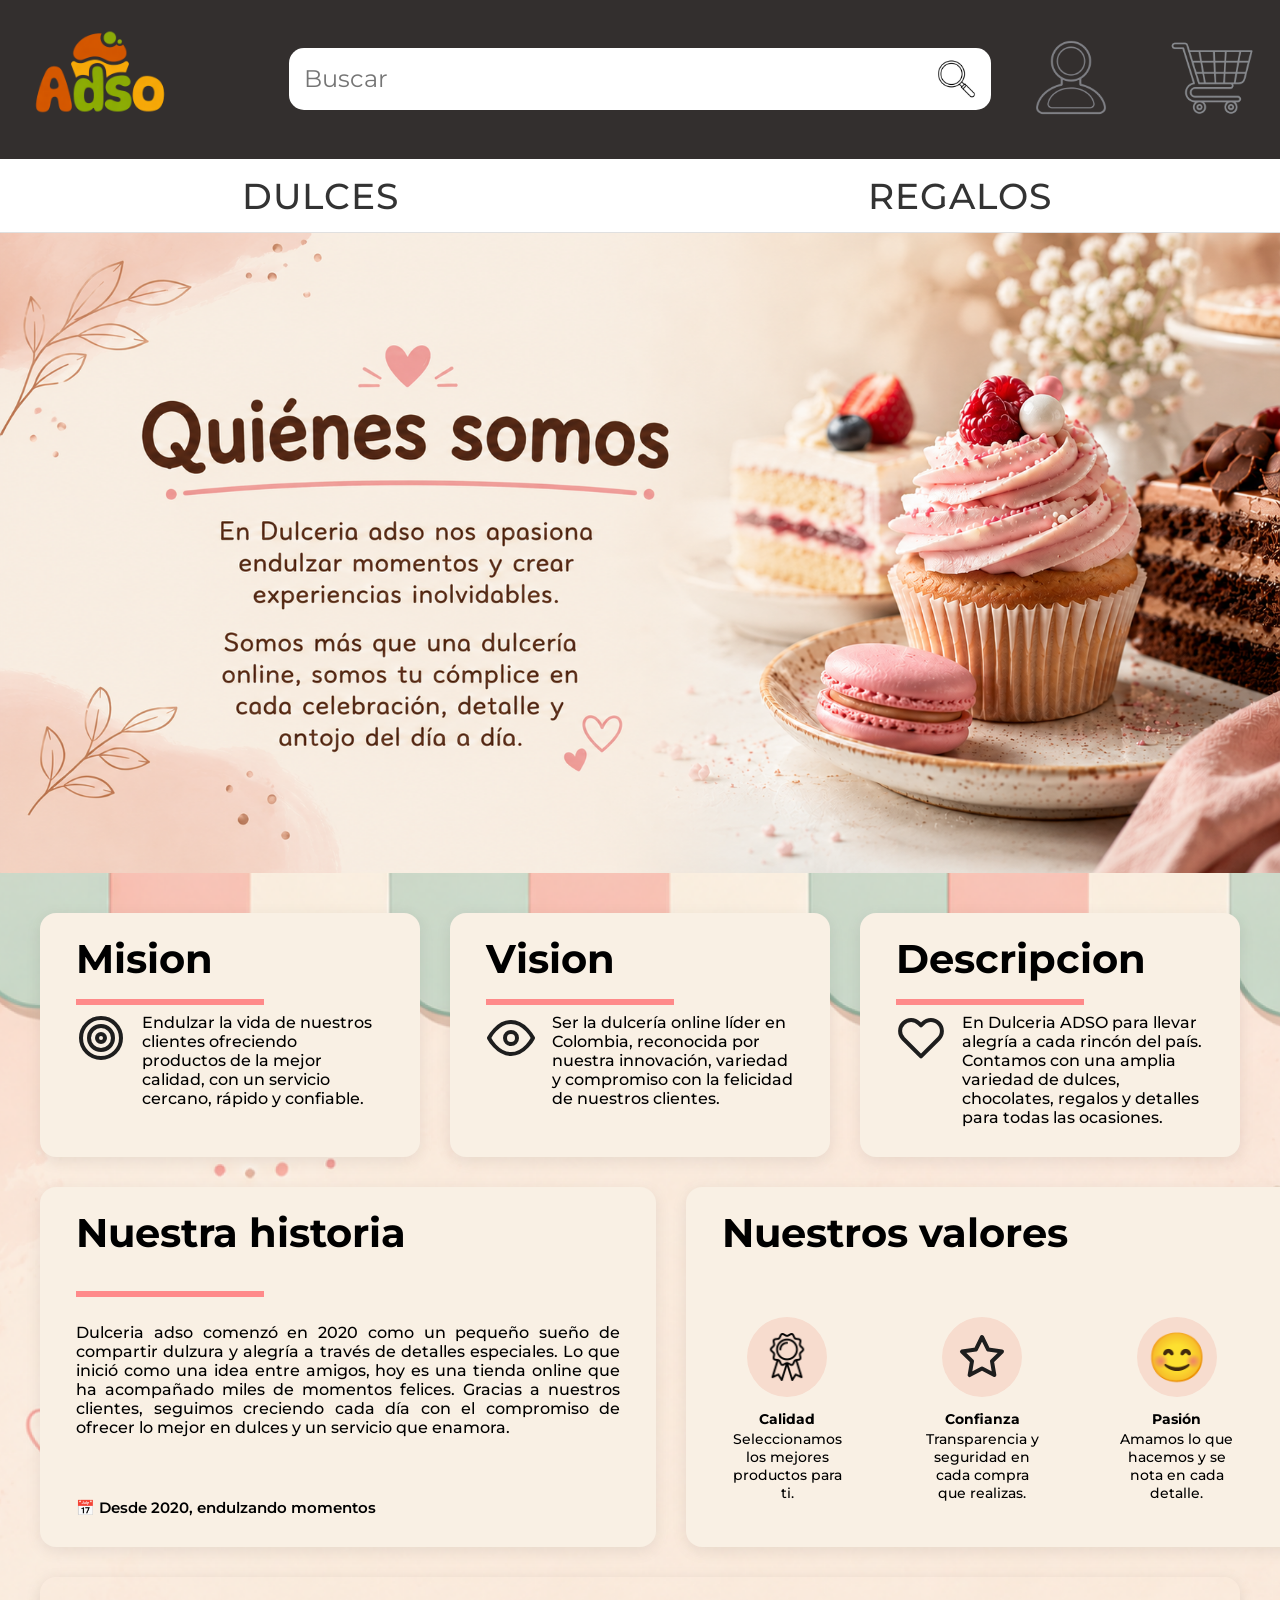
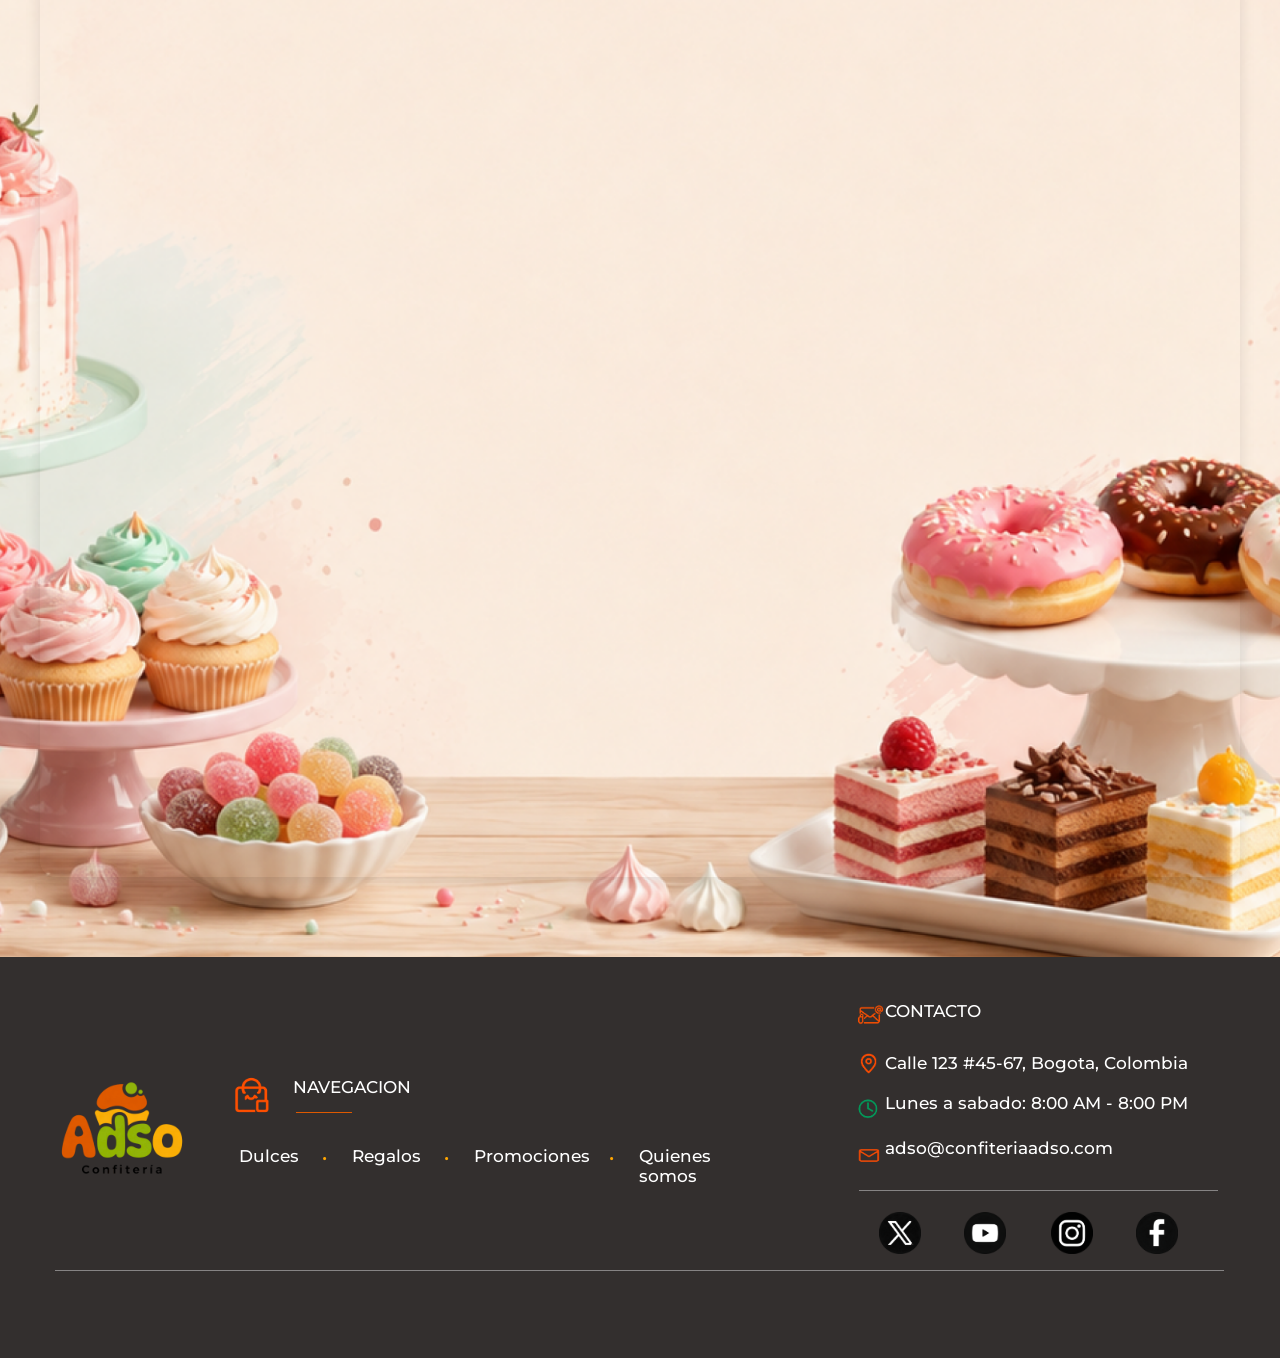
<file: quienes_somos/quienes_somos.html>
﻿<!DOCTYPE html>
<html lang="es">
<head>
    <meta charset="UTF-8">
    <meta name="viewport" content="width=device-width, initial-scale=1.0">
    <link rel="stylesheet" href="style.css">
    <title>Quienes somos</title>
</head>
<body>
    <header class="header">
        <a href="../index.html" class="logo">
            <img src="../logo.png" alt="Logo ADSO">
        </a>
        <div class="busqueda">
            <input type="text" placeholder="Buscar">
            <button class="btn-buscar">
                <img src="../lupa.png" alt="lupa">
            </button>
        </div>
        <div class="iconos">
            <a href="../login/login.html" class="perfil">
                <img src="../icono_perfil.png" alt="Perfil">
            </a>
            <a href="../carrito/carrito.html" class="carrito">
                <img src="../icono_carrito.png" alt="Carrito">
            </a>
        </div>
    </header>
    <div class="botones">
        <div class="dulces">
            <a href="../index.html">DULCES</a>
        </div>
        <div class="regalos">
            <a href="../regalos/regalos.html">REGALOS</a>
        </div>
    </div>

    <section class="qs-hero">
        <img src="../banner-quienes-somos.png" alt="Quiénes somos - Confitería ADSO">
    </section>

    <div class="qs-fondo">
        <main class="qs-main">
            <section class="qs-cards-superiores">
                <article class="qs-card">
                    <h2 class="qs-card-titulo">Mision</h2>
                    <hr class="qs-linea">
                    <div class="qs-card-contenido">
                        <span class="qs-card-icono" aria-hidden="true">
                            <img src="../Target.svg" alt="Mision">
                        </span>
                        <p>Endulzar la vida de nuestros clientes ofreciendo productos de la mejor calidad, con un servicio cercano, rápido y confiable.</p>
                    </div>
                </article>

                <article class="qs-card">
                    <h2 class="qs-card-titulo">Vision</h2>
                    <hr class="qs-linea">
                    <div class="qs-card-contenido">
                        <span class="qs-card-icono" aria-hidden="true">
                            <img src="../Eye.svg" alt="Vision">
                        </span>
                        <p>Ser la dulcería online líder en Colombia, reconocida por nuestra innovación, variedad y compromiso con la felicidad de nuestros clientes.</p>
                    </div>
                </article>

                <article class="qs-card">
                    <h2 class="qs-card-titulo">Descripcion</h2>
                    <hr class="qs-linea">
                    <div class="qs-card-contenido">
                        <span class="qs-card-icono" aria-hidden="true">
                            <img src="../Heart.svg" alt="Descripcion">
                        </span>
                        <p>En Dulceria ADSO para llevar alegría a cada rincón del país. Contamos con una amplia variedad de dulces, chocolates, regalos y detalles para todas las ocasiones.</p>
                    </div>
                </article>
            </section>

            <section class="qs-cards-medias">
                <article class="qs-card qs-card-historia">
                    <h2 class="qs-card-titulo">Nuestra historia</h2>
                    <hr class="qs-linea">
                    <p class="qs-historia-texto">Dulceria adso comenzó en 2020 como un pequeño sueño de compartir dulzura y alegría a través de detalles especiales. Lo que inició como una idea entre amigos, hoy es una tienda online que ha acompañado miles de momentos felices. Gracias a nuestros clientes, seguimos creciendo cada día con el compromiso de ofrecer lo mejor en dulces y un servicio que enamora.</p>
                    <p class="qs-historia-fecha"><span aria-hidden="true">📅</span> Desde 2020, endulzando momentos</p>
                </article>

                <article class="qs-card qs-card-valores">
                    <h2 class="qs-card-titulo">Nuestros valores</h2>
                    <hr class="qs-linea">
                    <div class="qs-valores-grid">
                        <div class="qs-valor">
                            <div class="qs-valor-icono qs-valor-calidad" aria-hidden="true">
                                <img src="../icono-calidad.png" alt="Calidad">
                            </div>
                            <h4>Calidad</h4>
                            <p>Seleccionamos los mejores productos para ti.</p>
                        </div>

                        <div class="qs-valor">
                            <div class="qs-valor-icono qs-valor-confianza" aria-hidden="true">
                                <img src="../Star.svg" alt="Confianza">
                            </div>
                            <h4>Confianza</h4>
                            <p>Transparencia y seguridad en cada compra que realizas.</p>
                        </div>

                        <div class="qs-valor">
                            <div class="qs-valor-icono qs-valor-pasion" aria-hidden="true">
                                <span class="qs-emoji" aria-hidden="true">😊</span>
                            </div>
                            <h4>Pasión</h4>
                            <p>Amamos lo que hacemos y se nota en cada detalle.</p>
                        </div>

                        <div class="qs-valor">
                            <div class="qs-valor-icono qs-valor-cercania" aria-hidden="true">
                                <img src="../Heart.svg" alt="Cercania">
                            </div>
                            <h4>Cercanía</h4>
                            <p>Estamos contigo en cada momento especial. Siempre.</p>
                        </div>
                    </div>
                </article>
            </section>

            <section class="qs-mapa">
                <iframe src="https://www.google.com/maps/embed?pb=!1m18!1m12!1m3!1d2358.268153033796!2d-74.03005023771208!3d4.73878492543574!2m3!1f0!2f0!3f0!3m2!1i1024!2i768!4f13.1!3m3!1m2!1s0x8e3f8f8716a997a3%3A0x6a66714d34d5d34e!2sDulceria%20Aleja!5e1!3m2!1sen!2sco!4v1781871633283!5m2!1sen!2sco" width="600" height="450" style="border:0;" allowfullscreen="" loading="lazy" referrerpolicy="no-referrer-when-downgrade"></iframe>
            </section>
        </main>
    </div>

    <footer class="footer">
        <div class="logo-footer">
            <img src="../logo_footer.png" alt="logo">
        </div>
        <div class="navegacion-footer">
            <img src="../navegacion_footer.jpg" alt="navegacion">
        </div>
        <div class="linea1"></div>
        <div>
            <h2 class="navegacion-titulo">NAVEGACION</h2>
        </div>
        <div class="enlaces">
            <a class="dulces-link" href="../index.html">Dulces</a>
            <div class="punto1"><h2><span>.</span></h2></div>
            <a class="dulces-link2" href="../regalos/regalos.html">Regalos</a>
            <div class="punto2"><h2><span>.</span></h2></div>
            <a class="dulces-link3" href="">Promociones</a>
            <div class="punto3"><h2><span>.</span></h2></div>
            <a class="dulces-link4" href="../quienes_somos/quienes_somos.html">Quienes somos</a>
        </div>
        <div class="referencias">
            <div><img src="../icono_contacto.png" alt="icono_contacto"></div>
            <h2 class="contacto">CONTACTO</h2>
            <div><img src="../icono_direccion.png" alt="icono_direccion"></div>
            <h2 class="direccion">Calle 123 #45-67, Bogota, Colombia</h2>
            <div><img src="../icono_horario.png" alt="icono_horario"></div>
            <h2 class="horario">Lunes a sabado: 8:00 AM - 8:00 PM</h2>
            <div><img src="../icono_correo.png" alt="icono_correo"></div>
            <a class="correo" href="mailto:adso@confiteriaadso.com">adso@confiteriaadso.com</a>
        </div>
        <div class="linea2"></div>
        <div class="iconos-footer">
            <div class="fondo_icono"></div>
            <a href="#"><img src="../icono_twitter.png" alt="twitter"></a>
            <div class="fondo_icono"></div>
            <a href="#"><img src="../icono_youtube.png" alt="youtube"></a>
            <div class="fondo_icono"></div>
            <a href="#"><img src="../icono_instagram.png" alt="instagram"></a>
            <div class="fondo_icono"></div>
            <a href="#"><img src="../icono_facebook.png" alt="facebook"></a>
        </div>
        <div class="linea3"></div>
    </footer>
    <footer class="footer-mobile">
        <div class="footer-mobile-logo">
            <img src="../logo_footer.png" alt="logo">
        </div>
        <div class="footer-mobile-nav">
            <h3>NAVEGACION</h3>
            <div class="footer-mobile-links">
                <a href="../index.html">Dulces</a>
                <a href="../regalos/regalos.html">Regalos</a>
                <a href="">Promociones</a>
                <a href="../quienes_somos/quienes_somos.html">Quienes somos</a>
            </div>
        </div>
        <div class="footer-mobile-contacto">
            <h3>CONTACTO</h3>
            <p>Calle 123 #45-67, Bogota, Colombia</p>
            <p>Lunes a sabado: 8:00 AM - 8:00 PM</p>
            <a href="mailto:adso@confiteriaadso.com">adso@confiteriaadso.com</a>
        </div>
        <div class="footer-mobile-redes">
            <a href="#"><img src="../icono_twitter.png" alt="twitter"></a>
            <a href="#"><img src="../icono_youtube.png" alt="youtube"></a>
            <a href="#"><img src="../icono_instagram.png" alt="instagram"></a>
            <a href="#"><img src="../icono_facebook.png" alt="facebook"></a>
        </div>
    </footer>
</body>
</html>
</file>
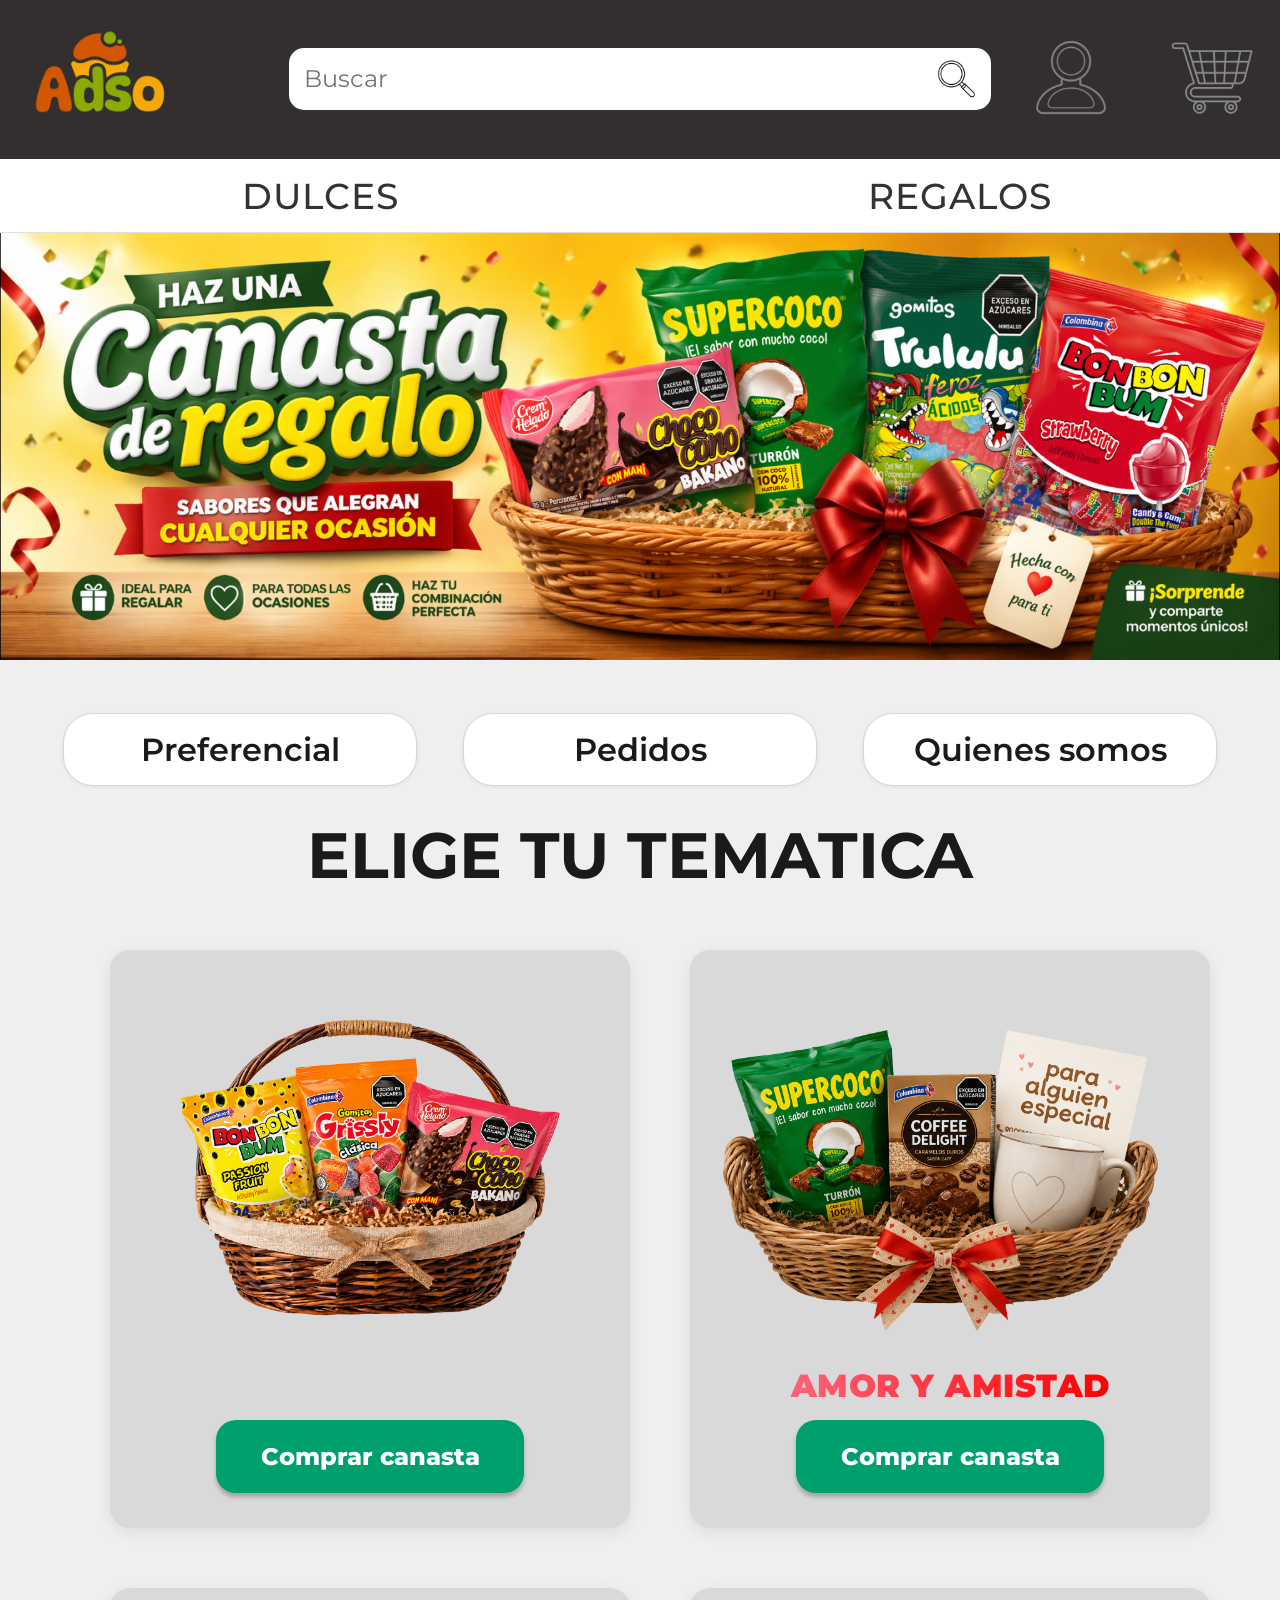
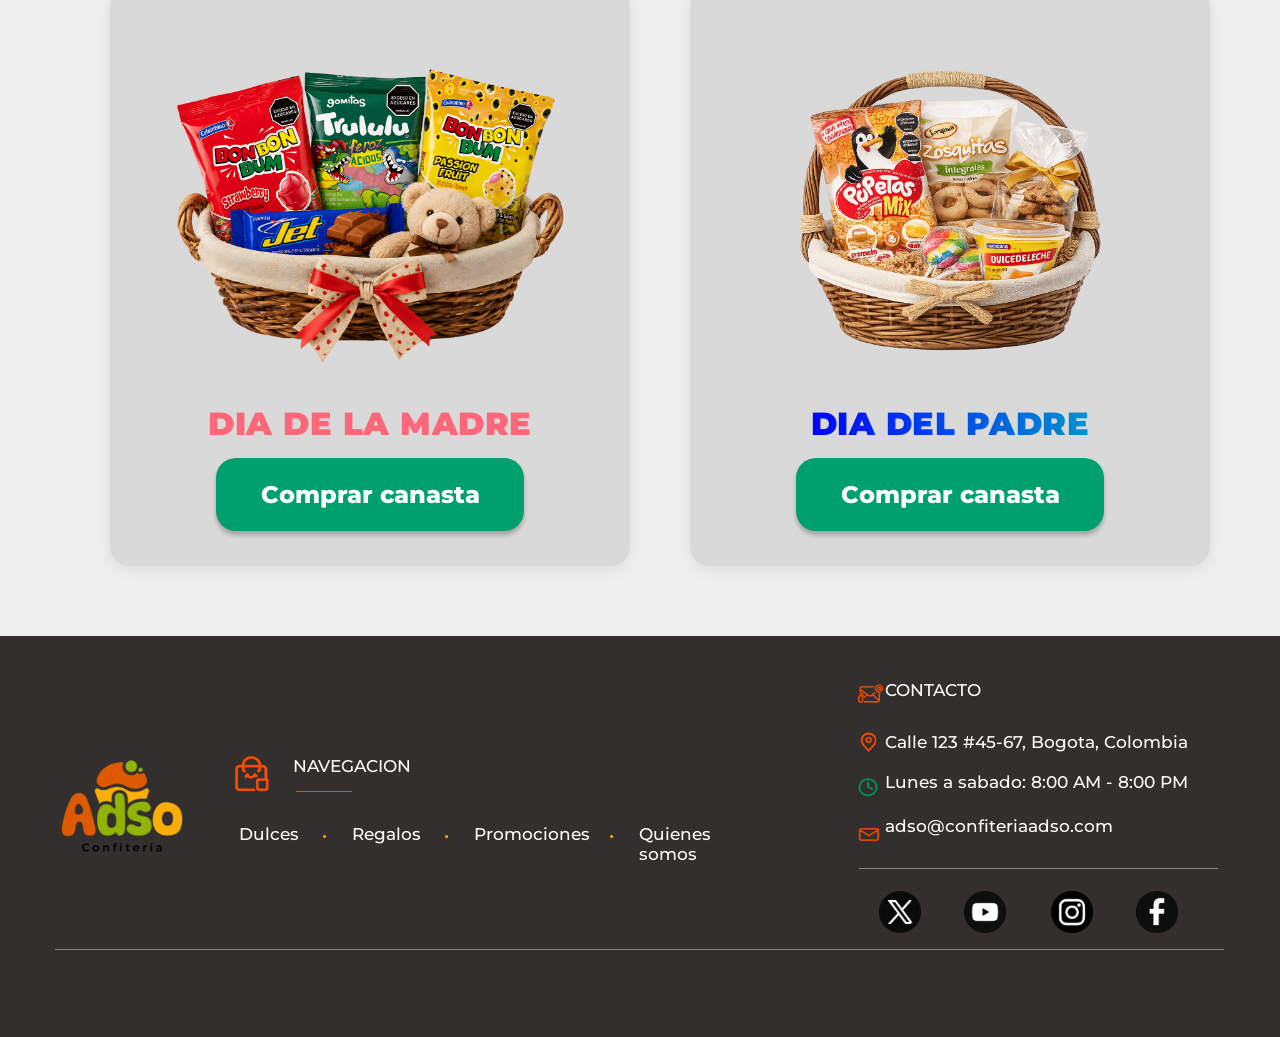
<file: regalos/regalos.html>
﻿<!DOCTYPE html>
<html lang="es">
<head>
    <meta charset="UTF-8">
    <meta name="viewport" content="width=device-width, initial-scale=1.0">
    <link rel="stylesheet" href="style.css">
    <title>Regalos</title>
</head>
<body>
    <header class="header">
        <a href="../index.html" class="logo">
            <img src="../logo.png" alt="Logo ADSO">
        </a>
        <div class="busqueda">
            <input type="text" placeholder="Buscar">
            <button class="btn-buscar">
                <img src="../lupa.png" alt="lupa">
            </button>
        </div>
        <div class="iconos">
            <a href="../login/login.html" class="perfil">
                <img src="../icono_perfil.png" alt="Perfil">
            </a>
            <a href="../carrito/carrito.html" class="carrito">
                <img src="../icono_carrito.png" alt="Carrito">
            </a>
        </div>
    </header>
    <div class="botones">
        <div class="dulces">
            <a href="../index.html">DULCES</a>
        </div>
        <div class="regalos">
            <a href="../regalos/regalos.html">REGALOS</a>
        </div>
    </div>

    <section class="rg-hero">
        <img src="assets/banner-regalos.png" alt="HAZ UNA Canasta de regalo">
    </section>

    <div class="rg-fondo">
        <div class="rg-nav">
            <a href="../preferencial/preferencial.html" class="rg-nav-btn">Preferencial</a>
            <a href="../mis_pedidos/mis_pedidos.html" class="rg-nav-btn">Pedidos</a>
            <a href="../quienes_somos/quienes_somos.html" class="rg-nav-btn">Quienes somos</a>
        </div>

        <h1 class="rg-titulo">ELIGE TU TEMATICA</h1>

        <div class="rg-grid">
            <article class="rg-card">
                <div class="rg-card-img">
                    <img src="assets/canasta-1.png" alt="Canasta Clasica">
                </div>
                <p class="rg-label rg-label-destacados">REGALOS DESTACADOS</p>
                <a href="./regalos_destacados/regalos_destacados.html"><button class="rg-btn">Comprar canasta</button></a>
            </article>

            <article class="rg-card">
                <div class="rg-card-img">
                    <img src="assets/canasta-2.png" alt="Canasta Amor y Amistad">
                </div>
                <p class="rg-label rg-label-amor">AMOR Y AMISTAD</p>
                <button class="rg-btn">Comprar canasta</button>
            </article>

            <article class="rg-card">
                <div class="rg-card-img">
                    <img src="assets/canasta-3.png" alt="Canasta Dia de la Madre">
                </div>
                <p class="rg-label rg-label-madre">DIA DE LA MADRE</p>
                <button class="rg-btn">Comprar canasta</button>
            </article>

            <article class="rg-card">
                <div class="rg-card-img">
                    <img src="assets/canasta-4.png" alt="Canasta Dia del Padre">
                </div>
                <p class="rg-label rg-label-padre">DIA DEL PADRE</p>
                <button class="rg-btn">Comprar canasta</button>
            </article>
        </div>
    </div>

    <footer class="footer">
        <div class="logo-footer">
            <img src="../logo_footer.png" alt="logo">
        </div>
        <div class="navegacion-footer">
            <img src="../navegacion_footer.jpg" alt="navegacion">
        </div>
        <div class="linea1"></div>
        <div>
            <h2 class="navegacion-titulo">NAVEGACION</h2>
        </div>
        <div class="enlaces">
            <a class="dulces-link" href="../index.html">Dulces</a>
            <div class="punto1"><h2><span>.</span></h2></div>
            <a class="dulces-link2" href="../regalos/regalos.html">Regalos</a>
            <div class="punto2"><h2><span>.</span></h2></div>
            <a class="dulces-link3" href="">Promociones</a>
            <div class="punto3"><h2><span>.</span></h2></div>
            <a class="dulces-link4" href="../quienes_somos/quienes_somos.html">Quienes somos</a>
        </div>
        <div class="referencias">
            <div><img src="../icono_contacto.png" alt="icono_contacto"></div>
            <h2 class="contacto">CONTACTO</h2>
            <div><img src="../icono_direccion.png" alt="icono_direccion"></div>
            <h2 class="direccion">Calle 123 #45-67, Bogota, Colombia</h2>
            <div><img src="../icono_horario.png" alt="icono_horario"></div>
            <h2 class="horario">Lunes a sabado: 8:00 AM - 8:00 PM</h2>
            <div><img src="../icono_correo.png" alt="icono_correo"></div>
            <a class="correo" href="mailto:adso@confiteriaadso.com">adso@confiteriaadso.com</a>
        </div>
        <div class="linea2"></div>
        <div class="iconos-footer">
            <div class="fondo_icono"></div>
            <a href="#"><img src="../icono_twitter.png" alt="twitter"></a>
            <div class="fondo_icono"></div>
            <a href="#"><img src="../icono_youtube.png" alt="youtube"></a>
            <div class="fondo_icono"></div>
            <a href="#"><img src="../icono_instagram.png" alt="instagram"></a>
            <div class="fondo_icono"></div>
            <a href="#"><img src="../icono_facebook.png" alt="facebook"></a>
        </div>
        <div class="linea3"></div>
    </footer>
    <footer class="footer-mobile">
        <div class="footer-mobile-logo">
            <img src="../logo_footer.png" alt="logo">
        </div>
        <div class="footer-mobile-nav">
            <h3>NAVEGACION</h3>
            <div class="footer-mobile-links">
                <a href="../index.html">Dulces</a>
                <a href="../regalos/regalos.html">Regalos</a>
                <a href="">Promociones</a>
                <a href="../quienes_somos/quienes_somos.html">Quienes somos</a>
            </div>
        </div>
        <div class="footer-mobile-contacto">
            <h3>CONTACTO</h3>
            <p>Calle 123 #45-67, Bogota, Colombia</p>
            <p>Lunes a sabado: 8:00 AM - 8:00 PM</p>
            <a href="mailto:adso@confiteriaadso.com">adso@confiteriaadso.com</a>
        </div>
        <div class="footer-mobile-redes">
            <a href="#"><img src="../icono_twitter.png" alt="twitter"></a>
            <a href="#"><img src="../icono_youtube.png" alt="youtube"></a>
            <a href="#"><img src="../icono_instagram.png" alt="instagram"></a>
            <a href="#"><img src="../icono_facebook.png" alt="facebook"></a>
        </div>
    </footer>
</body>
</html>
</file>
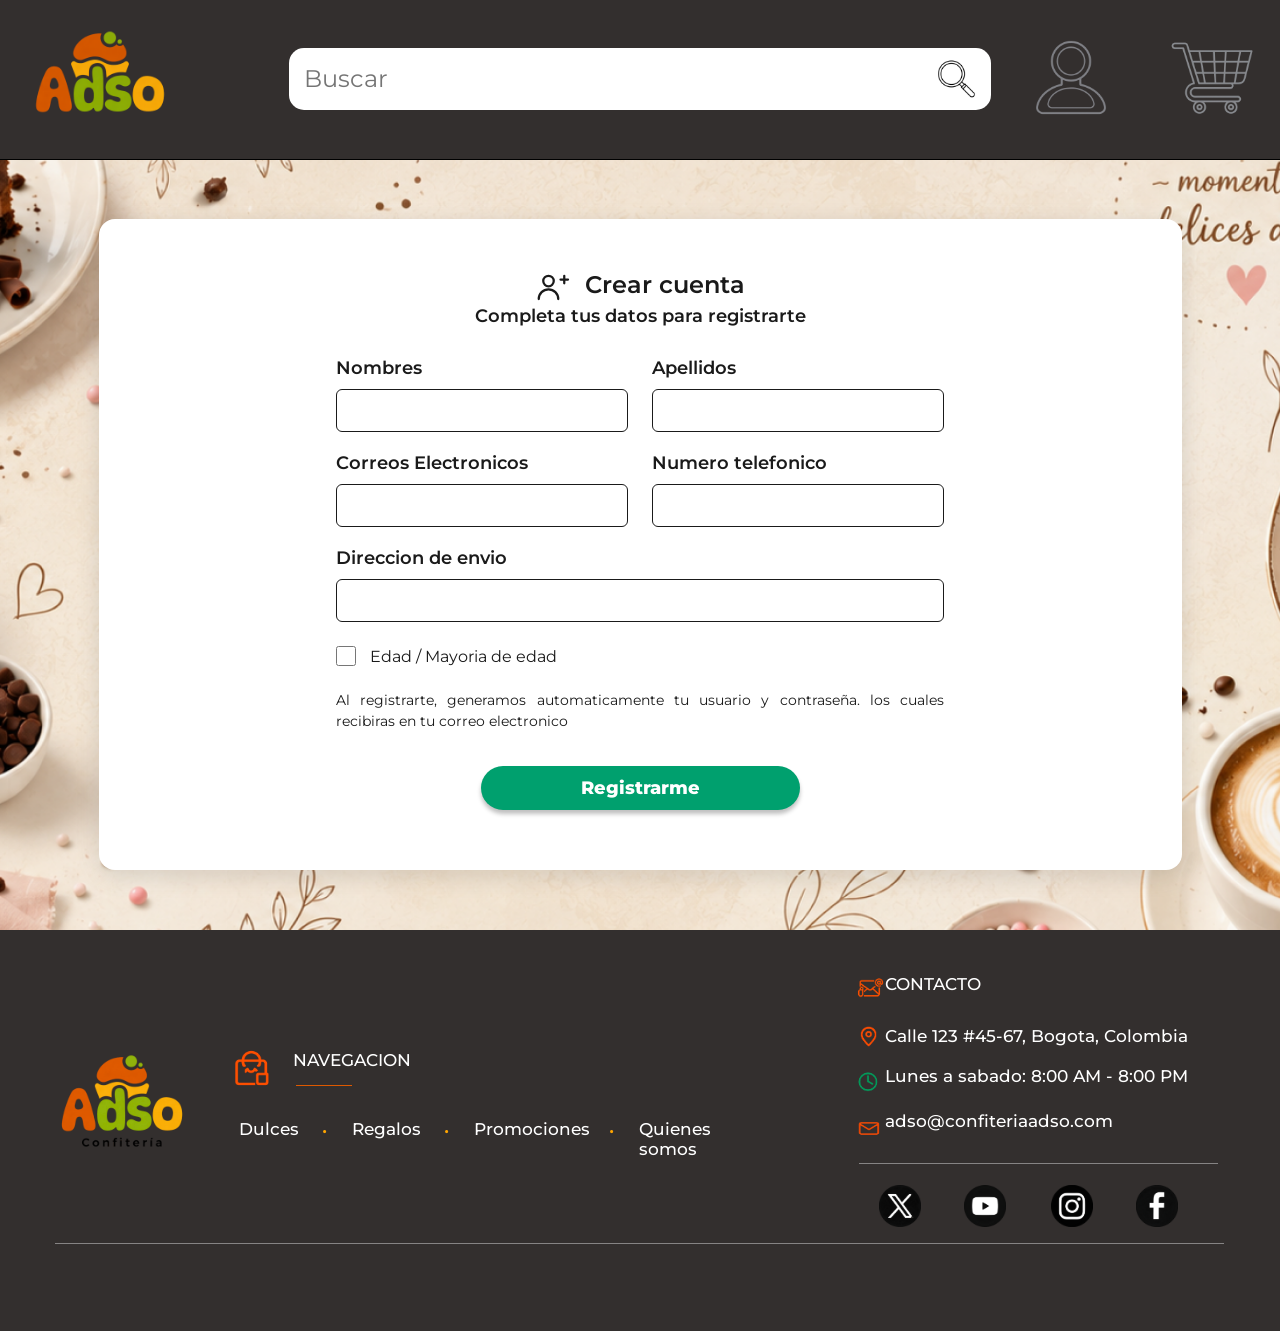
<file: registro/registro.html>
﻿<!DOCTYPE html>
<html lang="es">
<head>
    <meta charset="UTF-8">
    <meta name="viewport" content="width=device-width, initial-scale=1.0">
    <link rel="stylesheet" href="style.css">
    <title>Registro</title>
</head>
<body>
    <header class="header">
        <a href="../index.html" class="logo">
            <img src="../logo.png" alt="Logo ADSO">
        </a>
        <div class="busqueda">
            <input type="text" placeholder="Buscar">
            <button class="btn-buscar">
                <img src="../lupa.png" alt="lupa">
            </button>
        </div>
        <div class="iconos">
            <a href="../login/login.html" class="perfil">
                <img src="../icono_perfil.png" alt="Perfil">
            </a>
            <a href="../carrito/carrito.html" class="carrito">
                <img src="../icono_carrito.png" alt="Carrito">
            </a>
        </div>
    </header>

    <div class="reg-fondo">
        <main class="reg-main">
            <div class="reg-card">
                <div class="reg-card-top">
                    <div class="reg-titulo-fila">
                        <span class="reg-icono-user" aria-hidden="true">
                            <svg viewBox="0 0 48 48" width="36" height="36" fill="none" stroke="#1a1a1a" stroke-width="3" stroke-linecap="round" stroke-linejoin="round">
                                <circle cx="18" cy="16" r="7"/>
                                <path d="M5 40 a13 13 0 0 1 26 0"/>
                                <line x1="34" y1="14" x2="44" y2="14"/>
                                <line x1="39" y1="9" x2="39" y2="19"/>
                            </svg>
                        </span>
                        <h1 class="reg-titulo">Crear cuenta</h1>
                    </div>
                    <p class="reg-subtitulo">Completa tus datos para registrarte</p>
                </div>

                <form class="reg-form" action="#" method="post">
                    <div class="reg-fila">
                        <div class="reg-campo">
                            <label for="nombres">Nombres</label>
                            <input type="text" id="nombres" name="nombres">
                        </div>
                        <div class="reg-campo">
                            <label for="apellidos">Apellidos</label>
                            <input type="text" id="apellidos" name="apellidos">
                        </div>
                    </div>

                    <div class="reg-fila">
                        <div class="reg-campo">
                            <label for="correo">Correos Electronicos</label>
                            <input type="email" id="correo" name="correo">
                        </div>
                        <div class="reg-campo">
                            <label for="telefono">Numero telefonico</label>
                            <input type="tel" id="telefono" name="telefono">
                        </div>
                    </div>

                    <div class="reg-campo reg-campo-full">
                        <label for="direccion">Direccion de envio</label>
                        <input type="text" id="direccion" name="direccion">
                    </div>

                    <div class="reg-edad">
                        <input type="checkbox" id="edad" name="edad">
                        <label for="edad">Edad / Mayoria de edad</label>
                    </div>

                    <p class="reg-ayuda">Al registrarte, generamos automaticamente tu usuario y contraseña. los cuales recibiras en tu correo electronico</p>

                    <button type="submit" class="btn-producto reg-btn">Registrarme</button>
                </form>
            </div>
        </main>
    </div>

    <footer class="footer">
        <div class="logo-footer">
            <img src="../logo_footer.png" alt="logo">
        </div>
        <div class="navegacion-footer">
            <img src="../navegacion_footer.jpg" alt="navegacion">
        </div>
        <div class="linea1"></div>
        <div>
            <h2 class="navegacion-titulo">NAVEGACION</h2>
        </div>
        <div class="enlaces">
            <a class="dulces-link" href="../index.html">Dulces</a>
            <div class="punto1"><h2><span>.</span></h2></div>
            <a class="dulces-link2" href="../regalos/regalos.html">Regalos</a>
            <div class="punto2"><h2><span>.</span></h2></div>
            <a class="dulces-link3" href="">Promociones</a>
            <div class="punto3"><h2><span>.</span></h2></div>
            <a class="dulces-link4" href="../quienes_somos/quienes_somos.html">Quienes somos</a>
        </div>
        <div class="referencias">
            <div><img src="../icono_contacto.png" alt="icono_contacto"></div>
            <h2 class="contacto">CONTACTO</h2>
            <div><img src="../icono_direccion.png" alt="icono_direccion"></div>
            <h2 class="direccion">Calle 123 #45-67, Bogota, Colombia</h2>
            <div><img src="../icono_horario.png" alt="icono_horario"></div>
            <h2 class="horario">Lunes a sabado: 8:00 AM - 8:00 PM</h2>
            <div><img src="../icono_correo.png" alt="icono_correo"></div>
            <a class="correo" href="mailto:adso@confiteriaadso.com">adso@confiteriaadso.com</a>
        </div>
        <div class="linea2"></div>
        <div class="iconos-footer">
            <div class="fondo_icono"></div>
            <a href="#"><img src="../icono_twitter.png" alt="twitter"></a>
            <div class="fondo_icono"></div>
            <a href="#"><img src="../icono_youtube.png" alt="youtube"></a>
            <div class="fondo_icono"></div>
            <a href="#"><img src="../icono_instagram.png" alt="instagram"></a>
            <div class="fondo_icono"></div>
            <a href="#"><img src="../icono_facebook.png" alt="facebook"></a>
        </div>
        <div class="linea3"></div>
    </footer>
    <footer class="footer-mobile">
        <div class="footer-mobile-logo">
            <img src="../logo_footer.png" alt="logo">
        </div>
        <div class="footer-mobile-nav">
            <h3>NAVEGACION</h3>
            <div class="footer-mobile-links">
                <a href="../index.html">Dulces</a>
                <a href="../regalos/regalos.html">Regalos</a>
                <a href="">Promociones</a>
                <a href="../quienes_somos/quienes_somos.html">Quienes somos</a>
            </div>
        </div>
        <div class="footer-mobile-contacto">
            <h3>CONTACTO</h3>
            <p>Calle 123 #45-67, Bogota, Colombia</p>
            <p>Lunes a sabado: 8:00 AM - 8:00 PM</p>
            <a href="mailto:adso@confiteriaadso.com">adso@confiteriaadso.com</a>
        </div>
        <div class="footer-mobile-redes">
            <a href="#"><img src="../icono_twitter.png" alt="twitter"></a>
            <a href="#"><img src="../icono_youtube.png" alt="youtube"></a>
            <a href="#"><img src="../icono_instagram.png" alt="instagram"></a>
            <a href="#"><img src="../icono_facebook.png" alt="facebook"></a>
        </div>
    </footer>
</body>
</html>
</file>
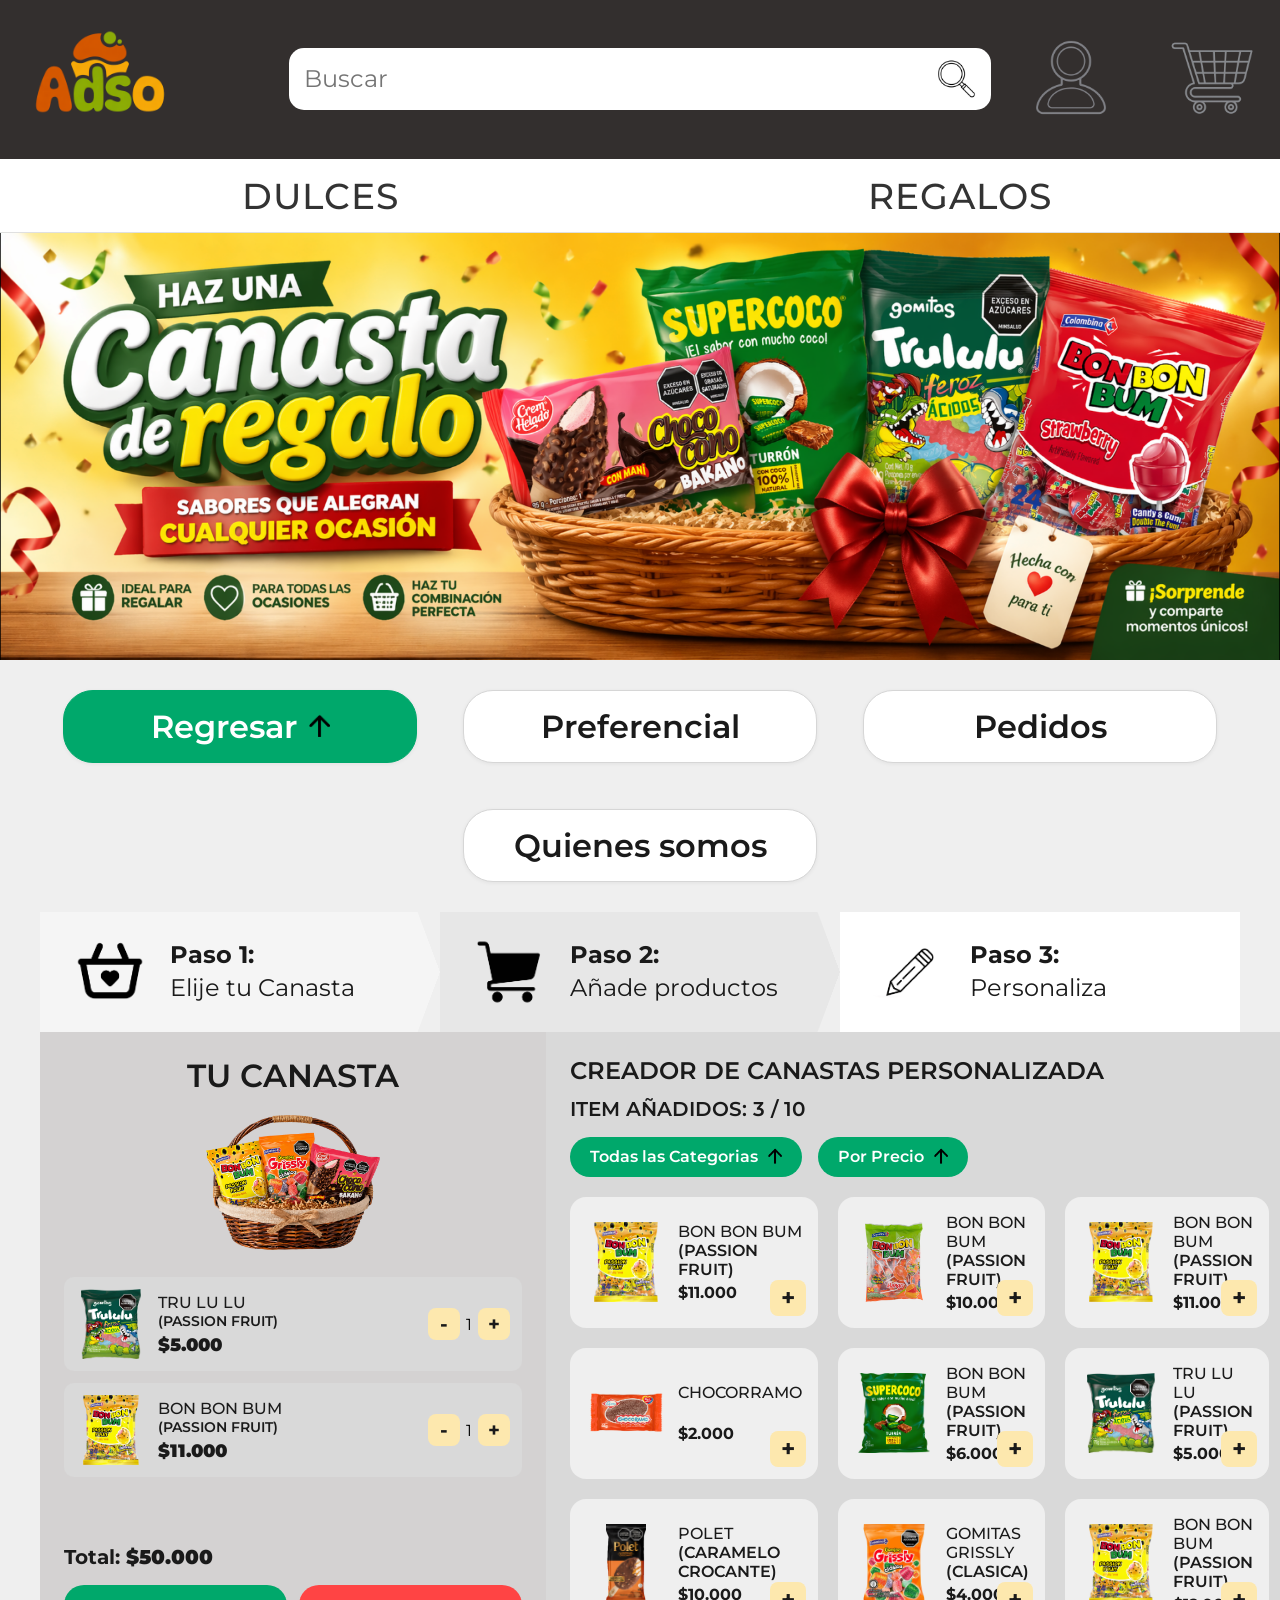
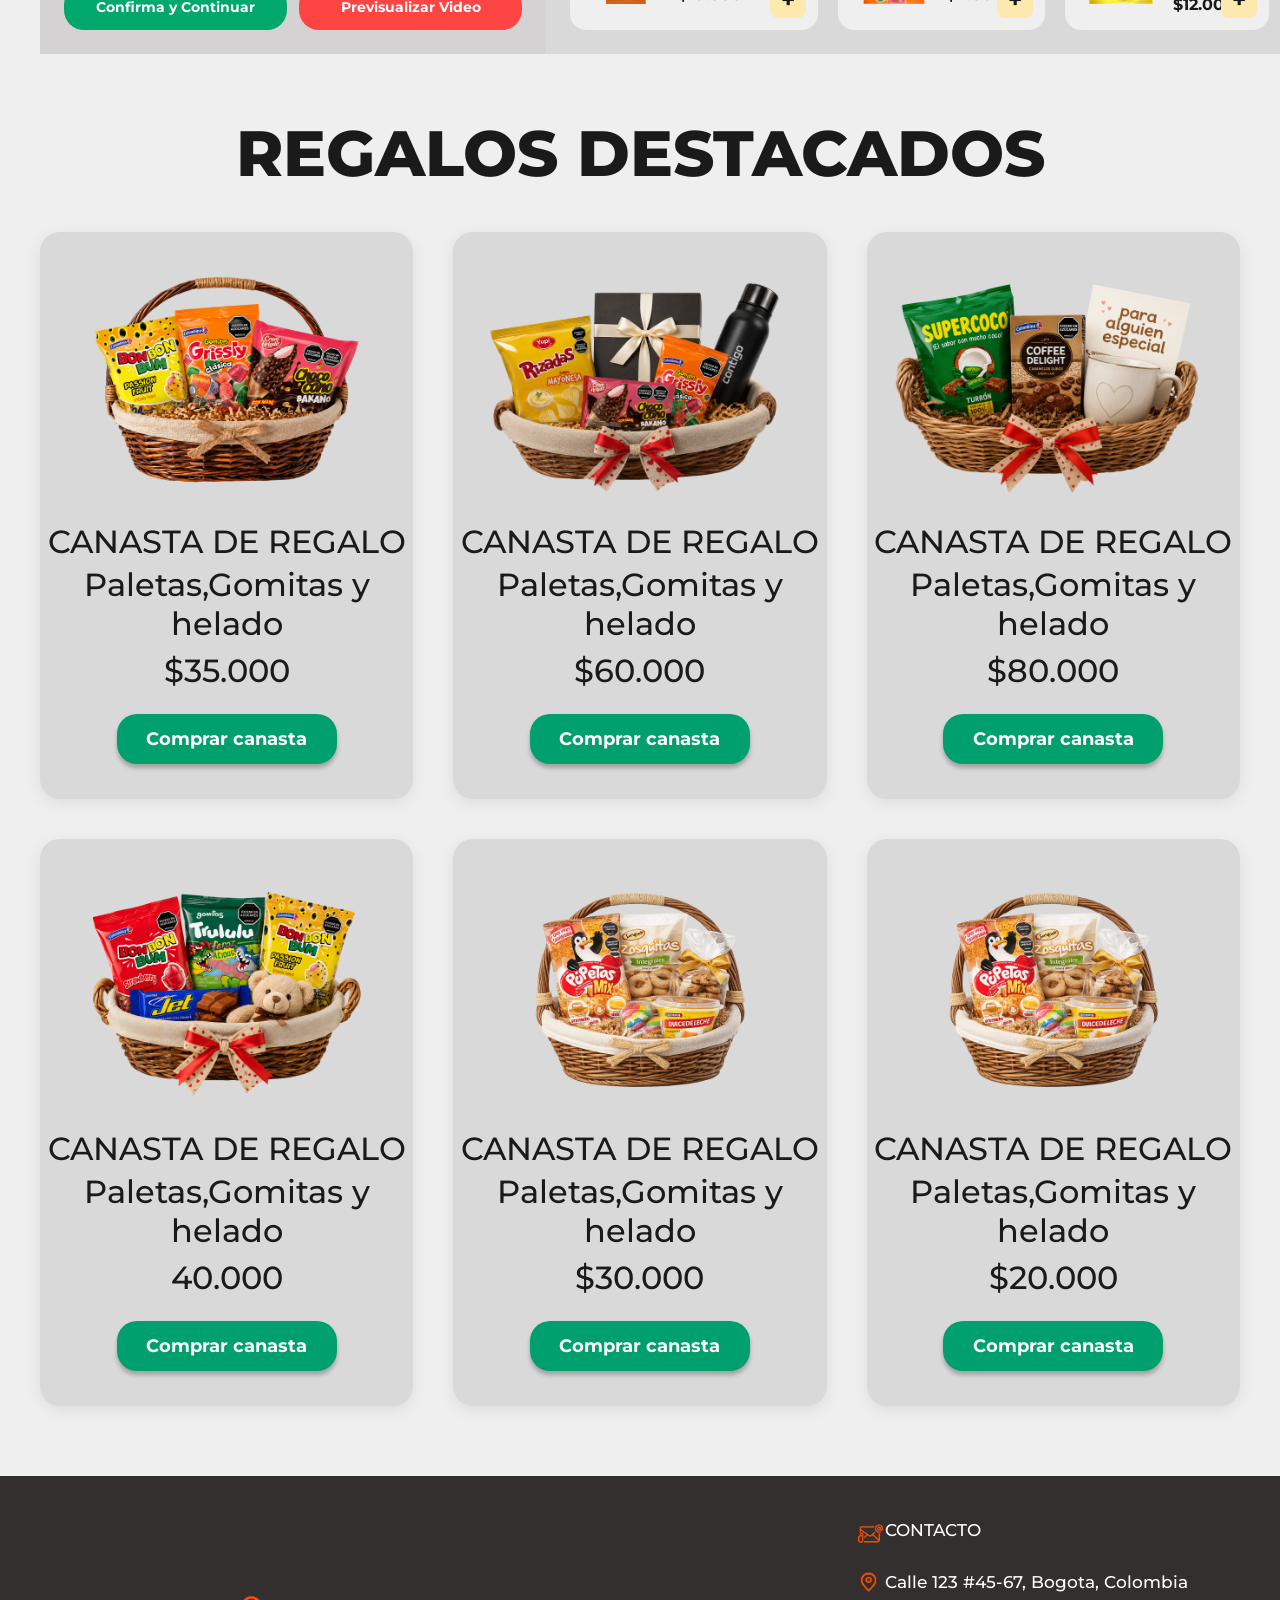
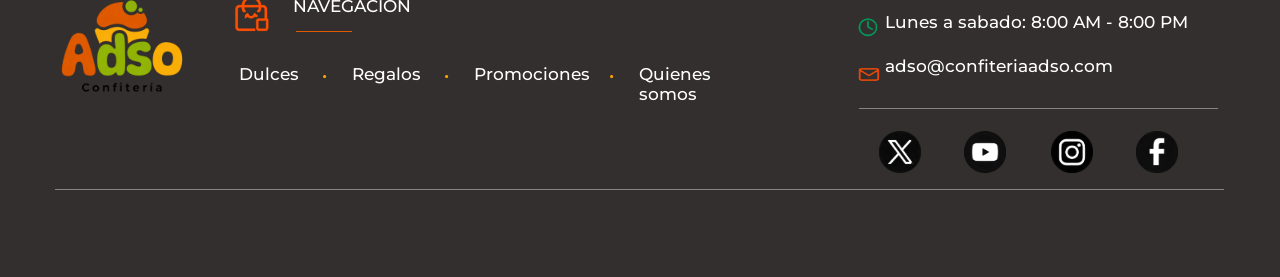
<file: regalos/regalos_destacados/regalos_destacados.html>
<!DOCTYPE html>
<html lang="es">
<head>
    <meta charset="UTF-8">
    <meta name="viewport" content="width=device-width, initial-scale=1.0">
    <link rel="stylesheet" href="style.css">
    <title>Regalos Destacados</title>
</head>
<body>
    <header class="header">
        <a href="../../index.html" class="logo">
            <img src="../../logo.png" alt="Logo ADSO">
        </a>
        <div class="busqueda">
            <input type="text" placeholder="Buscar">
            <button class="btn-buscar">
                <img src="../../lupa.png" alt="lupa">
            </button>
        </div>
        <div class="iconos">
            <a href="../../login/login.html" class="perfil">
                <img src="../../icono_perfil.png" alt="Perfil">
            </a>
            <a href="../../carrito/carrito.html" class="carrito">
                <img src="../../icono_carrito.png" alt="Carrito">
            </a>
        </div>
    </header>
    <div class="botones">
        <div class="dulces">
            <a href="../../index.html">DULCES</a>
        </div>
        <div class="regalos">
            <a href="../regalos.html">REGALOS</a>
        </div>
    </div>

    <section class="rd-hero">
        <img src="assets/banner-regalos.png" alt="HAZ UNA Canasta de regalo">
    </section>

    <div class="rd-fondo">
        <div class="rd-nav">
            <a href="../regalos.html" class="rd-nav-btn rd-nav-regresar">
                <span>Regresar</span>
                <img src="../../flecha.png" alt="flecha">
            </a>
            <a href="../../preferencial/preferencial.html" class="rd-nav-btn">Preferencial</a>
            <a href="../../mis_pedidos/mis_pedidos.html" class="rd-nav-btn">Pedidos</a>
            <a href="../../quienes_somos/quienes_somos.html" class="rd-nav-btn">Quienes somos</a>
        </div>

        <div class="rd-pasos">
            <div class="rd-paso rd-paso-activo rd-paso1">
                <div class="rd-paso-numero">
                    <img src="assets/paso-1.png" alt="Paso 1">
                </div>
                <div class="rd-paso-texto">
                    <p class="rd-paso-titulo">Paso 1:</p>
                    <p>Elije tu Canasta</p>
                </div>
            </div>
            <div class="rd-paso rd-paso2">
                <div class="rd-paso-numero">
                    <img src="assets/paso-2.png" alt="Paso 2">
                </div>
                <div class="rd-paso-texto">
                    <p class="rd-paso-titulo">Paso 2:</p>
                    <p>Añade productos</p>
                </div>
            </div>
            <div class="rd-paso rd-paso3">
                <div class="rd-paso-numero">
                    <img src="assets/paso-3.png" alt="Paso 3">
                </div>
                <div class="rd-paso-texto">
                    <p class="rd-paso-titulo">Paso 3:</p>
                    <p>Personaliza</p>
                </div>
            </div>
        </div>

        <section class="rd-creador">
            <aside class="rd-canasta">
                <h2 class="rd-canasta-titulo">TU CANASTA</h2>
                <div class="rd-canasta-imagen">
                    <img src="assets/canasta-1.png" alt="Tu canasta">
                </div>
                <div class="rd-toallitems">
                    <div class="rd-canasta-items">
                        <div class="rd-canasta-item">
                            <img src="../../trululu.png" alt="TRU LU LU">
                            <div class="rd-canasta-info">
                                <p class="rd-canasta-nombre">TRU LU LU</p>
                                <p class="rd-canasta-sabor">(PASSION FRUIT)</p>
                                <p class="rd-canasta-precio">$5.000</p>
                            </div>
                            <div class="rd-canasta-cantidad">
                                <button class="rd-cantidad-btn">-</button>
                                <span>1</span>
                                <button class="rd-cantidad-btn">+</button>
                            </div>
                        </div>
                        <div class="rd-canasta-item">
                            <img src="../../bonbonbum(passion_fruit).png" alt="BON BON BUM">
                            <div class="rd-canasta-info">
                                <p class="rd-canasta-nombre">BON BON BUM</p>
                                <p class="rd-canasta-sabor">(PASSION FRUIT)</p>
                                <p class="rd-canasta-precio">$11.000</p>
                            </div>
                            <div class="rd-canasta-cantidad">
                                <button class="rd-cantidad-btn">-</button>
                                <span>1</span>
                                <button class="rd-cantidad-btn">+</button>
                            </div>
                        </div>
                        <div class="rd-canasta-item">
                            <img src="../../bonbonbum.png" alt="BON BON BUM">
                            <div class="rd-canasta-info">
                                <p class="rd-canasta-nombre">BON BON BUM</p>
                                <p class="rd-canasta-sabor">(STRAWBERRY)</p>
                                <p class="rd-canasta-precio">$12.000</p>
                            </div>
                            <div class="rd-canasta-cantidad">
                                <button class="rd-cantidad-btn">-</button>
                                <span>1</span>
                                <button class="rd-cantidad-btn">+</button>
                            </div>
                        </div>
                    </div>
                </div>
                
                <div class="rd-canasta-total">
                    <p>Total: <span>$50.000</span></p>
                </div>
                <div class="rd-canasta-botones">
                    <button class="rd-btn-confirmar">Confirma y Continuar</button>
                    <button class="rd-btn-preview">Previsualizar Video</button>
                </div>
            </aside>

            <div class="rd-productos">
                <div class="rd-productos-header">
                    <h2 class="rd-productos-titulo">CREADOR DE CANASTAS PERSONALIZADA</h2>
                    <p class="rd-productos-contador">ITEM AÑADIDOS: 3 / 10</p>
                </div>
                <div class="rd-productos-filtros">
                    <button class="rd-filtro-btn">Todas las Categorias <img src="../../flecha.png" alt="flecha"></button>
                    <button class="rd-filtro-btn">Por Precio <img src="../../flecha.png" alt="flecha"></button>
                </div>
                <div class="rd-productos-grid">
                    <div class="rd-producto">
                        <img src="../../bonbonbum(passion_fruit).png" alt="BON BON BUM">
                        <div class="rd-producto-info">
                            <p class="rd-producto-nombre">BON BON BUM</p>
                            <p class="rd-producto-sabor">(PASSION FRUIT)</p>
                            <p class="rd-producto-precio">$11.000</p>
                        </div>
                        <button class="rd-producto-add">+</button>
                    </div>
                    <div class="rd-producto">
                        <img src="../../bombombum(mango).png" alt="BON BON BUM">
                        <div class="rd-producto-info">
                            <p class="rd-producto-nombre">BON BON BUM</p>
                            <p class="rd-producto-sabor">(PASSION FRUIT)</p>
                            <p class="rd-producto-precio">$10.000</p>
                        </div>
                        <button class="rd-producto-add">+</button>
                    </div>
                    <div class="rd-producto">
                        <img src="../../bonbonbum(passion_fruit).png" alt="BON BON BUM">
                        <div class="rd-producto-info">
                            <p class="rd-producto-nombre">BON BON BUM</p>
                            <p class="rd-producto-sabor">(PASSION FRUIT)</p>
                            <p class="rd-producto-precio">$11.000</p>
                        </div>
                        <button class="rd-producto-add">+</button>
                    </div>
                    <div class="rd-producto">
                        <img src="assets/chocorramo.png" alt="CHOCORRAMO">
                        <div class="rd-producto-info">
                            <p class="rd-producto-nombre">CHOCORRAMO</p>
                            <p class="rd-producto-sabor"></p>
                            <p class="rd-producto-precio">$2.000</p>
                        </div>
                        <button class="rd-producto-add">+</button>
                    </div>
                    <div class="rd-producto">
                        <img src="../../supercoco (1).png" alt="BON BON BUM">
                        <div class="rd-producto-info">
                            <p class="rd-producto-nombre">BON BON BUM</p>
                            <p class="rd-producto-sabor">(PASSION FRUIT)</p>
                            <p class="rd-producto-precio">$6.000</p>
                        </div>
                        <button class="rd-producto-add">+</button>
                    </div>
                    <div class="rd-producto">
                        <img src="../../trululu.png" alt="TRU LU LU">
                        <div class="rd-producto-info">
                            <p class="rd-producto-nombre">TRU LU LU</p>
                            <p class="rd-producto-sabor">(PASSION FRUIT)</p>
                            <p class="rd-producto-precio">$5.000</p>
                        </div>
                        <button class="rd-producto-add">+</button>
                    </div>
                    <div class="rd-producto">
                        <img src="../../polet.png" alt="POLET">
                        <div class="rd-producto-info">
                            <p class="rd-producto-nombre">POLET</p>
                            <p class="rd-producto-sabor">(CARAMELO CROCANTE)</p>
                            <p class="rd-producto-precio">$10.000</p>
                        </div>
                        <button class="rd-producto-add">+</button>
                    </div>
                    <div class="rd-producto">
                        <img src="../../gomitas(grisly).png" alt="GOMITAS GRISSLY">
                        <div class="rd-producto-info">
                            <p class="rd-producto-nombre">GOMITAS GRISSLY</p>
                            <p class="rd-producto-sabor">(CLASICA)</p>
                            <p class="rd-producto-precio">$4.000</p>
                        </div>
                        <button class="rd-producto-add">+</button>
                    </div>
                    <div class="rd-producto">
                        <img src="../../bonbonbum(passion_fruit).png" alt="BON BON BUM">
                        <div class="rd-producto-info">
                            <p class="rd-producto-nombre">BON BON BUM</p>
                            <p class="rd-producto-sabor">(PASSION FRUIT)</p>
                            <p class="rd-producto-precio">$12.000</p>
                        </div>
                        <button class="rd-producto-add">+</button>
                    </div>
                </div>
            </div>
        </section>

        <section class="rd-destacados">
            <h2 class="rd-destacados-titulo">REGALOS DESTACADOS</h2>
            <div class="rd-destacados-grid">
                <article class="rd-destacado-card">
                    <div class="rd-destacado-img">
                        <img src="assets/canasta-1.png" alt="Canasta de regalo">
                    </div>
                    <div class="rd-destacado-info">
                        <h3>CANASTA DE REGALO</h3>
                        <p>Paletas,Gomitas y helado</p>
                        <p class="rd-destacado-precio">$35.000</p>
                    </div>
                    <button class="rd-destacado-btn">Comprar canasta</button>
                </article>

                <article class="rd-destacado-card">
                    <div class="rd-destacado-img">
                        <img src="assets/canasta-5.png" alt="Canasta de regalo">
                    </div>
                    <div class="rd-destacado-info">
                        <h3>CANASTA DE REGALO</h3>
                        <p>Paletas,Gomitas y helado</p>
                        <p class="rd-destacado-precio">$60.000</p>
                    </div>
                    <button class="rd-destacado-btn">Comprar canasta</button>
                </article>

                <article class="rd-destacado-card">
                    <div class="rd-destacado-img">
                        <img src="assets/canasta-2.png" alt="Canasta de regalo">
                    </div>
                    <div class="rd-destacado-info">
                        <h3>CANASTA DE REGALO</h3>
                        <p>Paletas,Gomitas y helado</p>
                        <p class="rd-destacado-precio">$80.000</p>
                    </div>
                    <button class="rd-destacado-btn">Comprar canasta</button>
                </article>

                <article class="rd-destacado-card">
                    <div class="rd-destacado-img">
                        <img src="assets/canasta-3.png" alt="Canasta de regalo">
                    </div>
                    <div class="rd-destacado-info">
                        <h3>CANASTA DE REGALO</h3>
                        <p>Paletas,Gomitas y helado</p>
                        <p class="rd-destacado-precio">40.000</p>
                    </div>
                    <button class="rd-destacado-btn">Comprar canasta</button>
                </article>

                <article class="rd-destacado-card">
                    <div class="rd-destacado-img">
                        <img src="assets/canasta-4.png" alt="Canasta de regalo">
                    </div>
                    <div class="rd-destacado-info">
                        <h3>CANASTA DE REGALO</h3>
                        <p>Paletas,Gomitas y helado</p>
                        <p class="rd-destacado-precio">$30.000</p>
                    </div>
                    <button class="rd-destacado-btn">Comprar canasta</button>
                </article>

                <article class="rd-destacado-card">
                    <div class="rd-destacado-img">
                        <img src="assets/canasta-6.png" alt="Canasta de regalo">
                    </div>
                    <div class="rd-destacado-info">
                        <h3>CANASTA DE REGALO</h3>
                        <p>Paletas,Gomitas y helado</p>
                        <p class="rd-destacado-precio">$20.000</p>
                    </div>
                    <button class="rd-destacado-btn">Comprar canasta</button>
                </article>
            </div>
        </section>
    </div>

    <footer class="footer">
        <div class="logo-footer">
            <img src="../../logo_footer.png" alt="logo">
        </div>
        <div class="navegacion-footer">
            <img src="../../navegacion_footer.jpg" alt="navegacion">
        </div>
        <div class="linea1"></div>
        <div>
            <h2 class="navegacion-titulo">NAVEGACION</h2>
        </div>
        <div class="enlaces">
            <a class="dulces-link" href="../../index.html">Dulces</a>
            <div class="punto1"><h2><span>.</span></h2></div>
            <a class="dulces-link2" href="../regalos.html">Regalos</a>
            <div class="punto2"><h2><span>.</span></h2></div>
            <a class="dulces-link3" href="">Promociones</a>
            <div class="punto3"><h2><span>.</span></h2></div>
            <a class="dulces-link4" href="../../quienes_somos/quienes_somos.html">Quienes somos</a>
        </div>
        <div class="referencias">
            <div><img src="../../icono_contacto.png" alt="icono_contacto"></div>
            <h2 class="contacto">CONTACTO</h2>
            <div><img src="../../icono_direccion.png" alt="icono_direccion"></div>
            <h2 class="direccion">Calle 123 #45-67, Bogota, Colombia</h2>
            <div><img src="../../icono_horario.png" alt="icono_horario"></div>
            <h2 class="horario">Lunes a sabado: 8:00 AM - 8:00 PM</h2>
            <div><img src="../../icono_correo.png" alt="icono_correo"></div>
            <a class="correo" href="mailto:adso@confiteriaadso.com">adso@confiteriaadso.com</a>
        </div>
        <div class="linea2"></div>
        <div class="iconos-footer">
            <div class="fondo_icono"></div>
            <a href="#"><img src="../../icono_twitter.png" alt="twitter"></a>
            <div class="fondo_icono"></div>
            <a href="#"><img src="../../icono_youtube.png" alt="youtube"></a>
            <div class="fondo_icono"></div>
            <a href="#"><img src="../../icono_instagram.png" alt="instagram"></a>
            <div class="fondo_icono"></div>
            <a href="#"><img src="../../icono_facebook.png" alt="facebook"></a>
        </div>
        <div class="linea3"></div>
    </footer>
    <footer class="footer-mobile">
        <div class="footer-mobile-logo">
            <img src="../../logo_footer.png" alt="logo">
        </div>
        <div class="footer-mobile-nav">
            <h3>NAVEGACION</h3>
            <div class="footer-mobile-links">
                <a href="../../index.html">Dulces</a>
                <a href="../regalos.html">Regalos</a>
                <a href="">Promociones</a>
                <a href="../../quienes_somos/quienes_somos.html">Quienes somos</a>
            </div>
        </div>
        <div class="footer-mobile-contacto">
            <h3>CONTACTO</h3>
            <p>Calle 123 #45-67, Bogota, Colombia</p>
            <p>Lunes a sabado: 8:00 AM - 8:00 PM</p>
            <a href="mailto:adso@confiteriaadso.com">adso@confiteriaadso.com</a>
        </div>
        <div class="footer-mobile-redes">
            <a href="#"><img src="../../icono_twitter.png" alt="twitter"></a>
            <a href="#"><img src="../../icono_youtube.png" alt="youtube"></a>
            <a href="#"><img src="../../icono_instagram.png" alt="instagram"></a>
            <a href="#"><img src="../../icono_facebook.png" alt="facebook"></a>
        </div>
    </footer>
</body>
</html>
</file>
<file: carrito/style.css>
﻿@import url('../style.css');

/* =========================================
   CARRITO - fondo
   ========================================= */

.ct-fondo {
    width: 100%;
    background-image: url('../carrito-background.png');
    background-size: cover;
    background-position: center;
    background-repeat: no-repeat;
    min-height: calc(100vh - 233px);
    padding: 20px 0 80px;
}

.ct-titulo {
    font-size: 80px;
    font-weight: 700;
    color: #1a1a1a;
    text-align: center;
    margin: 30px 0 30px;
    line-height: 1.1;
}

/* =========================================
   LAYOUT PRINCIPAL
   ========================================= */

.ct-main {
    max-width: 1700px;
    margin: 0 auto;
    padding: 0 40px;
    display: grid;
    grid-template-columns: 2.2fr 1fr;
    gap: 30px;
    align-items: start;
}

.ct-col-izq,
.ct-col-der {
    display: flex;
    flex-direction: column;
    gap: 24px;
}

/* =========================================
   CARDS BASE
   ========================================= */

.ct-card {
    background: #F9F9F9 ;
    padding: 28px 36px;
    box-shadow: 0 4px 16px rgba(0, 0, 0, 0.08);
}

/* =========================================
   CHECKBOX
   ========================================= */

.ct-check,
.ct-check-todos {
    display: inline-flex;
    align-items: center;
    gap: 10px;
    cursor: pointer;
    user-select: none;
}

.ct-check input[type="checkbox"],
.ct-check-todos input[type="checkbox"] {
    width: 20px;
    height: 20px;
    flex-shrink: 0;
    cursor: pointer;
}

.ct-check-todos {
    font-size: 18px;
    color: #1a1a1a;
    font-weight: 500;
    padding-top: 20px;
    padding-bottom: 42px;
    border-bottom: 1px solid #e5e5e5;
}

/* =========================================
   CARD PRODUCTOS
   ========================================= */

.ct-lista-productos {
    list-style: none;
    margin-top: 16px;
}

.ct-producto {
    display: grid;
    grid-template-columns: auto 110px 1fr auto auto;
    grid-template-rows: auto auto;
    grid-template-areas:
        "check img info precio trash"
        "check img cantidad . .";
    align-items: start;
    gap: 12px 20px;
    padding: 20px 0;
    border-bottom: 1px solid #e5e5e5;
}

.ct-producto .ct-check { grid-area: check; align-self: center; }
.ct-producto .ct-prod-img { grid-area: img; align-self: center; }
.ct-producto .ct-prod-info { grid-area: info; }
.ct-producto .ct-prod-precio { grid-area: precio; align-self: center; text-align: right; margin-top: -10px; }
.ct-producto .ct-cantidad { grid-area: cantidad; }
.ct-producto .ct-btn-trash { grid-area: trash; align-self: start; }

.ct-producto:last-child {
    border-bottom: none;
}

.ct-prod-img {
    width: 110px;
    height: 110px;
    background: #ffffff;
    border-radius: 8px;
    display: flex;
    align-items: center;
    justify-content: center;
    overflow: hidden;
}

.ct-prod-img img {
    width: 100%;
    height: 100%;
    object-fit: contain;
}

.ct-prod-info h3 {
    font-size: 20px;
    font-weight: 700;
    color: #1a1a1a;
    margin-bottom: 4px;
}

.ct-prod-info p {
    font-size: 16px;
    color: #1a1a1a;
}

.ct-prod-tag {
    font-weight: 600;
}

.ct-prod-precio {
    font-size: 20px;
    font-weight: 700;
    color: #1a1a1a;
    text-align: right;
}

.ct-cantidad {
    display: flex;
    align-items: center;
    gap: 0;
    border: 1.5px solid #1a1a1a;
    border-radius: 8px;
    overflow: hidden;
    width: 130px;
}

.ct-cantidad button {
    background: #ffffff;
    border: none;
    width: 36px;
    height: 36px;
    font-size: 18px;
    font-weight: 600;
    color: #1a1a1a;
    cursor: pointer;
    display: flex;
    align-items: center;
    justify-content: center;
}

.ct-cantidad button:hover {
    background: #f0f0f0;
}

.ct-cantidad span {
    flex: 1;
    text-align: center;
    font-size: 16px;
    font-weight: 600;
    color: #1a1a1a;
}

.ct-btn-trash {
    background: none;
    border: none;
    cursor: pointer;
    padding: 6px;
    display: inline-flex;
    align-items: center;
    justify-content: center;
}

.ct-btn-trash img {
    display: block;
    width: 28px;
    height: 28px;
}

.ct-btn-trash:hover img {
    opacity: 0.7;
}

/* =========================================
   CARD ENVIO
   ========================================= */

.ct-envio-top {
    display: flex;
    align-items: center;
    gap: 16px;
    margin-bottom: 12px;
}

.ct-envio-icono {
    display: inline-flex;
    align-items: center;
    justify-content: center;
    flex-shrink: 0;
}

.ct-envio-icono img {
    width: 32px;
    height: 32px;
    display: block;
}

.ct-envio-label {
    font-size: 22px;
    font-weight: 700;
    color: #1a1a1a;
    flex: 1;
}

.ct-envio-precio {
    font-size: 22px;
    font-weight: 700;
    color: #1a1a1a;
}

.ct-envio-msg {
    font-size: 18px;
    line-height: 1.4;
    color: #1a1a1a;
    padding-left: 52px;
}

/* =========================================
   CARD SUGERIDOS (grid 4x2)
   ========================================= */

.ct-card-sugeridos {
    padding: 28px 28px;
}

.ct-sugeridos-grid {
    display: grid;
    grid-template-columns: repeat(4, 1fr);
    gap: 20px;
}

.ct-sugerido {
    background-color: #F4E3D1;
    padding: 16px 12px;
    display: flex;
    flex-direction: column;
    align-items: center;
    text-align: center;
    gap: 6px;
    position: relative;
    border: 1px solid #ede8e0;
    width: 225px;
    height: 280px;
    box-shadow: 0 4px 16px rgba(0, 0, 0, 0.08);
}

.ct-sug-img {
    width: 100%;
    height: 130px;
    display: flex;
    align-items: center;
    justify-content: center;
    overflow: hidden;
    border-radius: 6px;
}

.ct-sug-img img {
    max-width: 100%;
    max-height: 100%;
    object-fit: contain;
}

.ct-sug-nombre {
    font-size: 15px;
    font-weight: 600;
    color: #1a1a1a;
    margin-top: 40px;
}

.ct-sug-precio {
    font-size: 14px;
    color: #1a1a1a;
    margin-top: 10px;
    font-weight: 600;
}

.ct-sug-cart {
    position: absolute;
    top: 10px;
    right: 10px;
    width: 36px;
    height: 36px;
    background: #ff6b1a;
    border: none;
    border-radius: 6px;
    cursor: pointer;
    display: flex;
    align-items: center;
    justify-content: center;
    transition: background 0.2s;
}

.ct-sug-cart:hover {
    background: #e55a0f;
}

.ct-sug-cart img {
    width: 22px;
    height: 22px;
    display: block;
}

/* =========================================
   CARD RESUMEN (derecha)
   ========================================= */

.ct-card-resumen {
    padding: 28px 32px;
}

.ct-resumen-titulo {
    font-size: 22px;
    font-weight: 700;
    color: #1a1a1a;
    margin-bottom: 18px;
}

.ct-resumen-lineas {
    list-style: none;
    display: flex;
    flex-direction: column;
    gap: 14px;
    margin-bottom: 24px;
}

.ct-resumen-lineas li {
    display: flex;
    justify-content: space-between;
    font-size: 18px;
    color: #1a1a1a;
}

.ct-resumen-total {
    font-size: 20px !important;
    font-weight: 700;
    padding-top: 14px;
    border-top: 1px solid #e5e5e5;
    margin-top: 6px;
}

.ct-btn-continuar {
    width: 100%;
    background: #f5a623;
    color: #1a1a1a;
    border: none;
    border-radius: 10px;
    height: 68px;
    font-size: 18px;
    font-weight: 700;
    font-family: 'Montserrat', sans-serif;
    cursor: pointer;
    transition: background 0.2s;
}

.ct-btn-continuar:hover {
    background: #e09518;
}

/* =========================================
   CARD SEGURA
   ========================================= */

.ct-card-segura {
    text-align: center;
    padding: 24px 32px;
}

.ct-segura-titulo {
    font-size: 18px;
    font-weight: 700;
    color: #1a1a1a;
    margin-bottom: 6px;
}

.ct-segura-msg {
    font-size: 16px;
    color: #1a1a1a;
}

/* responsive - tablet (max 1024px) */

@media (max-width: 1024px) {

    .ct-titulo {
        font-size: 56px;
    }

    .ct-main {
        grid-template-columns: 1fr;
        gap: 20px;
    }

    .ct-card {
        padding: 24px 24px;
    }

    .ct-producto {
        grid-template-columns: auto 90px 1fr auto auto;
        grid-template-rows: auto auto;
        grid-template-areas:
            "check img info precio trash"
            "check img cantidad . .";
        align-items: start;
        gap: 10px 14px;
    }

    .ct-producto .ct-check { grid-area: check; align-self: center; }
    .ct-producto .ct-prod-img { grid-area: img; align-self: center; }
    .ct-producto .ct-prod-info { grid-area: info; }
    .ct-producto .ct-prod-precio { grid-area: precio; align-self: center; text-align: right; margin-top: 5px; }
    .ct-producto .ct-cantidad { grid-area: cantidad; }
    .ct-producto .ct-btn-trash { grid-area: trash; align-self: start; }

    .ct-prod-img {
        width: 90px;
        height: 90px;
    }

    .ct-prod-info h3 {
        font-size: 17px;
    }

    .ct-prod-info p {
        font-size: 14px;
    }

    .ct-prod-precio {
        font-size: 17px;
    }

    .ct-cantidad {
        width: 110px;
    }

    .ct-sugeridos-grid {
        grid-template-columns: repeat(2, 1fr);
    }
}

/* responsive - phone (max 767px) */

@media (max-width: 767px) {

    .ct-fondo {
        padding: 10px 0 40px;
    }

    .ct-main {
        padding: 0 14px;
        gap: 16px;
    }

    .ct-titulo {
        font-size: 36px;
        margin: 16px 0;
    }

    .ct-card {
        padding: 18px 16px;
        border-radius: 10px;
    }

    .ct-check-todos {
        font-size: 15px;
    }

    .ct-producto {
        grid-template-columns: auto 80px 1fr;
        grid-template-areas:
            "check img info"
            "check img precio"
            ".    .   cantidad"
            "trash trash trash";
        gap: 10px;
        padding: 14px 0;
    }

    .ct-producto .ct-check { grid-area: check; }
    .ct-producto .ct-prod-img { grid-area: img; }
    .ct-producto .ct-prod-info { grid-area: info; }
    .ct-producto .ct-prod-precio { grid-area: precio; text-align: left; }
    .ct-producto .ct-cantidad { grid-area: cantidad; justify-self: start; }
    .ct-producto .ct-btn-trash { grid-area: trash; justify-self: end; }

    .ct-prod-img {
        width: 80px;
        height: 80px;
    }

    .ct-prod-info h3 {
        font-size: 15px;
    }

    .ct-prod-info p {
        font-size: 13px;
    }

    .ct-prod-precio {
        font-size: 15px;
    }

    .ct-envio-top {
        gap: 10px;
    }

    .ct-envio-label,
    .ct-envio-precio {
        font-size: 16px;
    }

    .ct-envio-msg {
        font-size: 13px;
        padding-left: 0;
    }

    .ct-sugeridos-grid {
        grid-template-columns: repeat(2, 1fr);
        gap: 12px;
    }

    .ct-sug-img {
        height: 100px;
    }

    .ct-resumen-titulo {
        font-size: 18px;
    }

    .ct-resumen-lineas li {
        font-size: 15px;
    }

    .ct-btn-continuar {
        height: 50px;
        font-size: 15px;
    }

    .ct-segura-titulo {
        font-size: 15px;
    }

    .ct-segura-msg {
        font-size: 13px;
    }
}
</file>
<file: mis_pedidos/style.css>
﻿@import url('../style.css');

/* =========================================
   MIS PEDIDOS - fondo y layout principal
   ========================================= */

.mp-fondo {
    width: 100%;
    background-image: url('../mp-background.png');
    background-size: cover;
    background-position: center;
    background-repeat: no-repeat;
    min-height: calc(100vh - 233px);
    padding: 40px 0 80px;
}

.mp-main {
    max-width: 1700px;
    margin: 0 auto;
    padding: 0 40px;
    display: flex;
    flex-direction: column;
    align-items: center;
    gap: 40px;
}

/* =========================================
   TITULO
   ========================================= */

.mp-titulo {
    font-size: 80px;
    font-weight: 700;
    color: #1a1a1a;
    text-align: center;
    margin: 30px 0 20px;
    line-height: 1.1;
}

/* =========================================
   TARJETAS BASE
   ========================================= */

.mp-card {
    background: #ffffff;
    border-radius: 16px;
    width: 100%;
    box-shadow: 0 6px 24px rgba(0, 0, 0, 0.12);
    padding: 60px 80px;
}

/* =========================================
   CARD 1 - ESTADO / TIMELINE
   ========================================= */

.mp-estado-top {
    display: flex;
    align-items: center;
    gap: 16px;
    margin-bottom: 10px;
}

.mp-estado-titulo {
    font-size: 44px;
    font-weight: 700;
    color: #1a1a1a;
    line-height: 1.1;
}

.mp-icono-camion {
    display: inline-flex;
    align-items: center;
    justify-content: center;
}

.mp-icono-camion img {
    width: 40px;
    height: 40px;
    display: block;
}

.mp-estado-desc {
    font-size: 22px;
    color: #1a1a1a;
    margin: 6px 0 60px;
}

/* timeline */

.mp-timeline {
    position: relative;
    padding: 0 20px;
    margin-bottom: 60px;
}

.mp-timeline-linea {
    position: absolute;
    top: 40px;
    left: 20px;
    right: 20px;
    height: 2px;
    background: #d0d0d0;
    border-radius: 1px;
}

.mp-timeline-progreso {
    width: 75%;
    height: 100%;
    background: #1a1a1a;
    border-radius: 1px;
}

.mp-timeline-pasos {
    display: flex;
    justify-content: space-between;
    position: relative;
    z-index: 1;
}

.mp-paso {
    display: flex;
    flex-direction: column;
    align-items: center;
    text-align: center;
    flex: 1;
}

.mp-circulo {
    width: 80px;
    height: 80px;
    border-radius: 50%;
    display: flex;
    align-items: center;
    justify-content: center;
    background: #1a1a1a;
    margin-bottom: 18px;
    border: 2px solid transparent;
    flex-shrink: 0;
}

.mp-paso-completado .mp-circulo {
    background: #1a1a1a;
    color: #fff;
}

.mp-paso-activo .mp-circulo {
    background: #ffffff;
    border-color: #1a1a1a;
}

.mp-circulo img {
    display: block;
    flex-shrink: 0;
}

.mp-paso-pendiente .mp-circulo {
    background: #c5c5c5;
}

.mp-paso h3 {
    font-size: 22px;
    font-weight: 700;
    color: #1a1a1a;
    margin-bottom: 8px;
}

.mp-paso p {
    font-size: 18px;
    color: #1a1a1a;
}

.mp-paso-pendiente p {
    color: #5a5a5a;
}

/* info entrega */

.mp-entrega {
    display: flex;
    justify-content: space-between;
    align-items: center;
    gap: 40px;
    border-top: 1px solid transparent;
}

.mp-entrega-titulo {
    display: flex;
    align-items: center;
    gap: 12px;
    margin-bottom: 8px;
}

.mp-icono-camion-sm {
    display: inline-flex;
    align-items: center;
    justify-content: center;
}

.mp-icono-camion-sm img {
    width: 30px;
    height: 30px;
    display: block;
}

.mp-entrega-titulo h3 {
    font-size: 24px;
    font-weight: 700;
    color: #1a1a1a;
}

.mp-entrega-texto p {
    font-size: 22px;
    color: #1a1a1a;
    line-height: 1.4;
}

.mp-entrega-texto p strong {
    font-weight: 700;
}

.mp-btn-detalles {
    width: auto;
    height: 60px;
    padding: 0 36px;
    font-size: 22px;
    border-radius: 16px;
    flex-shrink: 0;
}

/* =========================================
   CARD 2 - DETALLE DEL PEDIDO
   ========================================= */

.mp-card-detalle {
    display: flex;
    justify-content: space-between;
    align-items: center;
    gap: 60px;
    padding: 50px 70px;
}

.mp-detalle-titulo {
    font-size: 26px;
    font-weight: 400;
    color: #1a1a1a;
    margin-bottom: 20px;
}

.mp-detalle-producto {
    display: flex;
    align-items: center;
    gap: 30px;
}

.mp-canasta {
    width: 180px;
    height: 180px;
    background: #ffffff;
    border-radius: 12px;
    display: flex;
    align-items: center;
    justify-content: center;
    overflow: hidden;
    flex-shrink: 0;
}

.mp-canasta img {
    width: 100%;
    height: 100%;
    object-fit: contain;
}

.mp-detalle-info {
    display: flex;
    flex-direction: column;
    gap: 12px;
}

.mp-cantidad {
    font-size: 26px;
    font-weight: 700;
    color: #1a1a1a;
}

.mp-ver-productos {
    font-size: 22px;
    font-weight: 700;
    color: #1a1a1a;
    text-decoration: none;
}

.mp-ver-productos:hover {
    text-decoration: underline;
}

.mp-detalle-der {
    display: flex;
    flex-direction: column;
    gap: 30px;
    text-align: right;
    flex-shrink: 0;
}

.mp-dato-label {
    font-size: 22px;
    color: #1a1a1a;
    margin-bottom: 4px;
}

.mp-dato-valor {
    font-size: 26px;
    font-weight: 700;
    color: #1a1a1a;
}

/* =========================================
   CARD 3 - SOPORTE
   ========================================= */

.mp-card-soporte {
    display: flex;
    align-items: center;
    gap: 40px;
    padding: 40px 70px;
}

.mp-soporte-icono {
    flex-shrink: 0;
    display: flex;
    align-items: center;
    justify-content: center;
}

.mp-soporte-icono img {
    width: 130px;
    height: 130px;
    object-fit: contain;
}

.mp-soporte-texto {
    flex: 1;
}

.mp-soporte-texto h3 {
    font-size: 26px;
    font-weight: 700;
    color: #1a1a1a;
    margin-bottom: 6px;
}

.mp-soporte-texto p {
    font-size: 20px;
    color: #1a1a1a;
}

.mp-btn-soporte {
    background: #ffffff;
    color: #1a1a1a;
    border: 1.5px solid #1a1a1a;
    border-radius: 16px;
    height: 60px;
    padding: 0 36px;
    font-size: 20px;
    font-weight: 600;
    font-family: 'Montserrat', sans-serif;
    cursor: pointer;
    transition: background 0.2s, color 0.2s;
    flex-shrink: 0;
}

.mp-btn-soporte:hover {
    background: #1a1a1a;
    color: #ffffff;
}

/* responsive - tablet (max 1024px) */

@media (max-width: 1024px) {

    .mp-titulo {
        font-size: 56px;
    }

    .mp-card {
        padding: 40px 40px;
    }

    .mp-estado-titulo {
        font-size: 32px;
    }

    .mp-estado-desc {
        font-size: 18px;
        margin: 6px 0 40px;
    }

    .mp-circulo {
        width: 60px;
        height: 60px;
    }

    .mp-paso h3 {
        font-size: 16px;
    }

    .mp-paso p {
        font-size: 13px;
    }

    .mp-entrega {
        flex-direction: column;
        align-items: flex-start;
        gap: 24px;
    }

    .mp-btn-detalles {
        align-self: flex-end;
    }

    .mp-card-detalle {
        flex-direction: column;
        align-items: flex-start;
        gap: 30px;
    }

    .mp-detalle-der {
        text-align: left;
        width: 100%;
    }

    .mp-card-soporte {
        flex-direction: column;
        text-align: center;
        gap: 24px;
    }
}

/* responsive - phone (max 767px) */

@media (max-width: 767px) {

    .mp-fondo {
        padding: 20px 0 40px;
    }

    .mp-main {
        padding: 0 16px;
        gap: 24px;
    }

    .mp-titulo {
        font-size: 36px;
        margin: 10px 0 10px;
    }

    .mp-card {
        padding: 24px 20px;
        border-radius: 12px;
    }

    .mp-estado-top {
        gap: 10px;
    }

    .mp-estado-titulo {
        font-size: 24px;
    }

    .mp-icono-camion img {
        width: 30px;
        height: 30px;
    }

    .mp-estado-desc {
        font-size: 15px;
        margin: 4px 0 30px;
    }

    .mp-timeline {
        padding: 0;
        margin-bottom: 30px;
    }

    .mp-timeline-linea {
        top: 26px;
        left: 12px;
        right: 12px;
    }

    .mp-circulo {
        width: 52px;
        height: 52px;
        margin-bottom: 10px;
    }

    .mp-paso h3 {
        font-size: 13px;
    }

    .mp-paso p {
        font-size: 11px;
    }

    .mp-icono-camion-sm img {
        width: 22px;
        height: 22px;
    }

    .mp-entrega-titulo h3 {
        font-size: 18px;
    }

    .mp-entrega-texto p {
        font-size: 15px;
    }

    .mp-btn-detalles {
        width: 100%;
        height: 50px;
        font-size: 16px;
        padding: 0 16px;
    }

    .mp-card-detalle {
        padding: 24px 20px;
    }

    .mp-detalle-titulo {
        font-size: 20px;
        margin-bottom: 14px;
    }

    .mp-detalle-producto {
        gap: 16px;
    }

    .mp-canasta {
        width: 110px;
        height: 110px;
    }

    .mp-cantidad {
        font-size: 20px;
    }

    .mp-ver-productos {
        font-size: 16px;
    }

    .mp-dato-label {
        font-size: 16px;
    }

    .mp-dato-valor {
        font-size: 20px;
    }

    .mp-card-soporte {
        padding: 24px 20px;
        gap: 16px;
    }

    .mp-soporte-icono img {
        width: 90px;
        height: 90px;
    }

    .mp-soporte-texto h3 {
        font-size: 18px;
    }

    .mp-soporte-texto p {
        font-size: 14px;
    }

    .mp-btn-soporte {
        width: 100%;
        height: 48px;
        font-size: 16px;
    }
}
</file>
<file: pagos/style.css>
﻿@import url('../style.css');

/* =========================================
   PAGOS - fondo
   ========================================= */

.pg-fondo {
    width: 100%;
    background-image: url('../pagos-background.png');
    background-size: cover;
    background-position: center;
    background-repeat: no-repeat;
    padding: 30px 0 80px;
    min-height: calc(100vh - 233px);
}

/* =========================================
   NAVEGACION (3 botones superiores)
   ========================================= */

.pg-nav {
    display: flex;
    justify-content: center;
    align-items: center;
    gap: 46px;
    max-width: 1700px;
    margin: 0 auto 30px;
    padding: 0 40px;
}

.pg-nav-btn {
    background: #ffffff;
    color: #1a1a1a;
    border: 1.5px solid #d6d6d6;
    border-radius: 30px;
    height: 73px;
    width: 354px;
    display: flex;
    align-items: center;
    justify-content: center;
    font-size: 32px;
    font-weight: 600;
    text-decoration: none;
    box-shadow: 0 1px 4px rgba(0, 0, 0, 0.06);
    font-family: 'Montserrat', sans-serif;
    flex-shrink: 0;
    transition: background 0.2s, border-color 0.2s;
}

.pg-nav-btn:hover {
    background-color: #f0f0f0;
    border-color: #bbb;
}

/* =========================================
   LAYOUT PRINCIPAL
   ========================================= */

.pg-main {
    max-width: 1700px;
    margin: 0 auto;
    padding: 0 40px;
    display: grid;
    grid-template-columns: 1.95fr 1fr;
    gap: 40px;
    align-items: start;
}

/* =========================================
   CARDS BASE
   ========================================= */

.pg-card {
    background: #ffffff;
    border-radius: 16px;
    padding: 50px 60px;
    box-shadow: 0 6px 24px rgba(0, 0, 0, 0.12);
}

.pg-seccion-titulo {
    font-size: 32px;
    font-weight: 700;
    color: #1a1a1a;
    margin-bottom: 28px;
}

/* =========================================
   OPCIONES ENVIO / PAGO - radio buttons
   ========================================= */

.pg-opciones-fila {
    display: grid;
    grid-template-columns: 1fr 1fr;
    gap: 30px;
    margin-bottom: 30px;
}

.pg-radio {
    display: flex;
    align-items: center;
    gap: 14px;
    cursor: pointer;
    user-select: none;
}

.pg-radio input[type="radio"] {
    position: absolute;
    opacity: 0;
    pointer-events: none;
}

.pg-radio-circulo {
    width: 22px;
    height: 22px;
    border-radius: 50%;
    border: 2px solid #1a1a1a;
    background: #ffffff;
    flex-shrink: 0;
    position: relative;
    transition: background 0.2s;
}

.pg-radio input[type="radio"]:checked + .pg-radio-circulo::after {
    content: '';
    position: absolute;
    top: 50%;
    left: 50%;
    transform: translate(-50%, -50%);
    width: 12px;
    height: 12px;
    border-radius: 50%;
    background: #1a1a1a;
}

.pg-radio-icono {
    display: inline-flex;
    align-items: center;
    justify-content: center;
    flex-shrink: 0;
}

.pg-radio-label {
    font-size: 22px;
    font-weight: 600;
    color: #1a1a1a;
}

/* PSE variant */
.pg-radio-pse {
    gap: 10px;
}

.pg-radio-pse-logo {
    width: 60px;
    height: 60px;
    border-radius: 50%;
    background: transparent;
    display: flex;
    align-items: center;
    justify-content: center;
    overflow: hidden;
    flex-shrink: 0;
}

.pg-radio-pse-logo img {
    width: 80%;
    height: 80%;
    object-fit: contain;
}

/* =========================================
   DETALLE DE ENVIO
   ========================================= */

.pg-detalle-envio {
    padding-left: 36px;
    display: flex;
    flex-direction: column;
    gap: 12px;
}

.pg-dato-label {
    font-size: 22px;
    font-weight: 600;
    color: #1a1a1a;
}

.pg-direccion {
    display: flex;
    align-items: center;
    gap: 12px;
    margin-bottom: 8px;
}

.pg-direccion-valor {
    font-size: 22px;
    color: #1a1a1a;
}

.pg-btn-editar {
    background: none;
    border: none;
    cursor: pointer;
    display: inline-flex;
    align-items: center;
    justify-content: center;
    padding: 0;
}

.pg-dato-valor {
    font-size: 22px;
    color: #1a1a1a;
}

.pg-dato-grande {
    font-size: 26px;
    font-weight: 600;
}

.pg-dato-aux {
    font-size: 22px;
    color: #1a1a1a;
    margin-top: 4px;
}

/* =========================================
   DIVISOR
   ========================================= */

.pg-divisor {
    border: none;
    border-top: 1px solid #d6d6d6;
    margin: 40px 0;
}

.pg-divisor-claro {
    margin: 24px 0;
}

/* =========================================
   METODOS DE PAGO
   ========================================= */

.pg-pago-info {
    display: grid;
    grid-template-columns: 1fr 1fr;
    gap: 30px;
    align-items: center;
}

.pg-tarjetas {
    display: flex;
    align-items: center;
    justify-content: flex-start;
}

.pg-tarjetas img {
    max-width: 100%;
    height: auto;
    border-radius: 8px;
}

.pg-pago-seguro {
    font-size: 22px;
    font-weight: 600;
    color: #1a1a1a;
    line-height: 1.3;
}

/* =========================================
   CARD RESUMEN (derecha)
   ========================================= */

.pg-card-resumen {
    padding: 40px 40px;
}

.pg-productos {
    list-style: none;
    display: flex;
    flex-direction: column;
    gap: 24px;
    margin-bottom: 8px;
}

.pg-producto {
    display: flex;
    align-items: center;
    gap: 18px;
}

.pg-prod-img {
    width: 100px;
    height: 100px;
    object-fit: contain;
    background: #ffffff;
    border-radius: 8px;
    flex-shrink: 0;
}

.pg-prod-info {
    flex: 1;
    display: flex;
    flex-direction: column;
    gap: 4px;
}

.pg-prod-nombre {
    font-size: 20px;
    font-weight: 600;
    color: #1a1a1a;
}

.pg-prod-precio {
    font-size: 20px;
    color: #1a1a1a;
    text-align: right;
}

.pg-totales {
    list-style: none;
    display: flex;
    flex-direction: column;
    gap: 16px;
}

.pg-totales li {
    display: flex;
    justify-content: space-between;
    align-items: center;
    font-size: 20px;
    color: #1a1a1a;
}

.pg-total-final {
    font-size: 24px !important;
    font-weight: 700;
    margin-top: 8px;
}

.pg-btn-pagar {
    width: 100%;
    background: #F39A2A;
    color: #1a1a1a;
    border: none;
    border-radius: 16px;
    height: 92px;
    font-size: 24px;
    font-weight: 700;
    font-family: 'Montserrat', sans-serif;
    cursor: pointer;
    margin-top: 24px;
    transition: background 0.2s;
}

.pg-btn-pagar:hover {
    background: #DA8A1F;
}

/* responsive - tablet (max 1024px) */

@media (max-width: 1024px) {

    .pg-nav {
        flex-wrap: wrap;
        gap: 20px;
    }

    .pg-nav-btn {
        width: 280px;
        height: 60px;
        font-size: 22px;
    }

    .pg-main {
        grid-template-columns: 1fr;
        gap: 24px;
    }

    .pg-card {
        padding: 36px 30px;
    }

    .pg-seccion-titulo {
        font-size: 26px;
    }

    .pg-radio-label {
        font-size: 18px;
    }

    .pg-dato-label,
    .pg-dato-valor,
    .pg-dato-aux,
    .pg-pago-seguro {
        font-size: 18px;
    }

    .pg-direccion-valor {
        font-size: 18px;
    }
}

/* responsive - phone (max 767px) */

@media (max-width: 767px) {

    .pg-fondo {
        padding: 16px 0 40px;
    }

    .pg-nav {
        flex-direction: column;
        gap: 12px;
        padding: 0 16px;
        margin-bottom: 16px;
    }

    .pg-nav-btn {
        width: 100%;
        height: 50px;
        font-size: 18px;
    }

    .pg-main {
        padding: 0 16px;
        gap: 16px;
    }

    .pg-card {
        padding: 24px 20px;
        border-radius: 12px;
    }

    .pg-seccion-titulo {
        font-size: 22px;
        margin-bottom: 18px;
    }

    .pg-opciones-fila {
        grid-template-columns: 1fr;
        gap: 14px;
    }

    .pg-radio-label {
        font-size: 16px;
    }

    .pg-detalle-envio {
        padding-left: 0;
    }

    .pg-dato-label,
    .pg-dato-valor,
    .pg-dato-aux,
    .pg-pago-seguro {
        font-size: 15px;
    }

    .pg-direccion-valor {
        font-size: 15px;
    }

    .pg-dato-grande {
        font-size: 18px;
    }

    .pg-divisor {
        margin: 24px 0;
    }

    .pg-pago-info {
        grid-template-columns: 1fr;
        gap: 16px;
    }

    .pg-pago-seguro {
        text-align: center;
    }

    .pg-card-resumen {
        padding: 24px 20px;
    }

    .pg-prod-img {
        width: 70px;
        height: 70px;
    }

    .pg-prod-nombre {
        font-size: 15px;
    }

    .pg-prod-precio {
        font-size: 15px;
    }

    .pg-totales li {
        font-size: 15px;
    }

    .pg-total-final {
        font-size: 18px !important;
    }

    .pg-btn-pagar {
        height: 60px;
        font-size: 18px;
        border-radius: 12px;
    }
}
</file>
<file: preferencial/style.css>
﻿@import url('../style.css');

/* =========================================
   HERO IMAGE
   ========================================= */

.pr-hero {
    width: 100%;
    overflow: hidden;
}

.pr-hero img {
    width: 100%;
    height: auto;
    display: block;
}

/* =========================================
   FONDO
   ========================================= */

.pr-fondo {
    width: 100%;
    background-image: url('../preferencial-background.png');
    background-size: cover;
    background-position: center;
    background-repeat: no-repeat;
    padding: 30px 0 80px;
    min-height: calc(100vh - 233px);
}

/* =========================================
    GRID DE PRODUCTOS (3x3)
    ========================================= */

.pr-main {
    max-width: 1700px;
    margin: 0 auto;
    padding: 0 40px;
    display: grid;
    grid-template-columns: repeat(3, 1fr);
    gap: 30px;
    align-items: stretch;
}

.pr-card {
    background: #ffffff;
    border-radius: 16px;
    padding: 30px 24px;
    box-shadow: 0 4px 16px rgba(0, 0, 0, 0.08);
    display: flex;
    flex-direction: column;
    align-items: center;
    text-align: center;
    gap: 8px;
}

.pr-card-img {
    width: 100%;
    max-width: 280px;
    height: 280px;
    display: flex;
    align-items: center;
    justify-content: center;
    overflow: hidden;
    margin-bottom: 8px;
}

.pr-card-img img {
    max-width: 100%;
    max-height: 100%;
    object-fit: contain;
}

.pr-nombre {
    font-size: 22px;
    font-weight: 700;
    color: #1a1a1a;
    text-transform: uppercase;
    letter-spacing: 0.5px;
    line-height: 1.2;
    margin-bottom: 2px;
}

.pr-subtitulo {
    font-size: 18px;
    font-weight: 500;
    color: #1a1a1a;
    text-transform: uppercase;
    min-height: 24px;
}

.pr-precios {
    display: flex;
    align-items: center;
    gap: 18px;
    margin: 6px 0 12px;
}

.pr-precios-unico {
    justify-content: center;
}

.pr-precio-tachado {
    text-align: center;
    font-family: Montserrat, sans-serif;
    font-size: 32px;
    font-style: normal;
    font-weight: 900;
    line-height: 16px;
    color: #F84545;
    text-decoration: line-through;
}

.pr-precio-actual {
    font-size: 28px;
    font-weight: 700;
    color: #1a1a1a;
}

.pr-btn {
    width: 100%;
    max-width: 280px;
    height: 56px;
    font-size: 18px;
    border-radius: 14px;
    margin-top: auto;
}

/* responsive - tablet (max 1024px) */

@media (max-width: 1024px) {

    .pr-main {
        grid-template-columns: repeat(2, 1fr);
        gap: 20px;
    }

    .pr-card {
        padding: 24px 20px;
    }

    .pr-card-img {
        height: 220px;
    }

    .pr-nombre {
        font-size: 18px;
    }

    .pr-subtitulo {
        font-size: 15px;
    }

    .pr-precio-tachado {
        font-size: 26px;
    }

    .pr-precio-actual {
        font-size: 24px;
    }

    .pr-btn {
        height: 48px;
        font-size: 16px;
    }
}

/* responsive - phone (max 767px) */

@media (max-width: 767px) {

    .pr-fondo {
        padding: 16px 0 40px;
    }

    .pr-main {
        grid-template-columns: 1fr;
        padding: 0 16px;
        gap: 16px;
    }

    .pr-card {
        padding: 20px 16px;
        border-radius: 12px;
    }

    .pr-card-img {
        height: 180px;
        max-width: 220px;
    }

    .pr-nombre {
        font-size: 16px;
    }

    .pr-subtitulo {
        font-size: 13px;
    }

    .pr-precio-tachado {
        font-size: 22px;
    }

    .pr-precio-actual {
        font-size: 20px;
    }

    .pr-btn {
        max-width: 100%;
        height: 46px;
        font-size: 15px;
    }
}
</file>
<file: quienes_somos/style.css>
﻿@import url('../style.css');

/* =========================================
   HERO IMAGE (Quienés somos banner)
   ========================================= */

.qs-hero {
    width: 100%;
    overflow: hidden;
    background: #fce8e8;
}

.qs-hero img {
    width: 100%;
    height: auto;
    display: block;
}

/* =========================================
   FONDO (patrón de flores)
   ========================================= */

.qs-fondo {
    width: 100%;
    background-image: url('../quienes-background.png');
    background-size: cover;
    background-position: center;
    background-repeat: no-repeat;
    padding: 40px 0 80px;
    min-height: calc(100vh - 233px);
}

.qs-main {
    max-width: 1700px;
    margin: 0 auto;
    padding: 0 40px;
    display: flex;
    flex-direction: column;
    gap: 30px;
}

/* =========================================
   CARDS SUPERIORES (Mision, Vision, Descripcion)
   ========================================= */

.qs-cards-superiores {
    display: grid;
    grid-template-columns: repeat(3, 1fr);
    gap: 30px;
}

.qs-card {
    background: #F9F0E4;
    border-radius: 16px;
    padding: 21px 36px 30px;
    box-shadow: 0 4px 16px rgba(0, 0, 0, 0.08);
}

.qs-card-titulo {
    font-size: 40px;
    font-weight: 700;
    color: #000;
    margin-bottom: 16px;
    padding-bottom: 0;
}

.qs-linea {
    width: 188px;
    height: 6px;
    background: #ff8a8a;
    border: none;
    margin: 0 0 8px 0;
}

.qs-card-contenido {
    display: flex;
    gap: 16px;
    align-items: flex-start;
    margin-top: 0;
}

.qs-card-icono {
    flex-shrink: 0;
    display: inline-flex;
    align-items: center;
    justify-content: center;
    width: 50px;
    height: 50px;
}

.qs-card-contenido p {
    font-size: 16px;
    color: #000;
    font-family: Montserrat, sans-serif;
    font-style: normal;
    font-weight: 500;
    line-height: normal;
    flex: 1;
}

/* =========================================
   CARDS MEDIAS (Historia + Valores)
   ========================================= */

.qs-cards-medias {
    display: grid;
    grid-template-columns: 1fr 1.28fr;
    gap: 30px;
}

.qs-card-historia {
    display: flex;
    flex-direction: column;
    gap: 18px;
    width: 616px;
    height: 360px;
}

.qs-historia-texto {
    font-size: 16px;
    color: #000;
    font-family: Montserrat, sans-serif;
    font-style: normal;
    font-weight: 500;
    line-height: normal;
    text-align: justify;
}

.qs-historia-fecha {
    font-size: 15px;
    color: #000;
    font-family: Montserrat, sans-serif;
    font-style: normal;
    font-weight: 600;
    line-height: normal;
    margin-top: auto;
}

.qs-card-valores {
    display: flex;
    flex-direction: column;
    gap: 18px;
    width: 787px;
    height: 360px;
}

.qs-valores-grid {
    display: flex;
    justify-content: center;
    gap: 64px;
    margin-top: 0;
}

.qs-valor {
    display: flex;
    flex-direction: column;
    align-items: center;
    text-align: center;
    width: 140px;
}

.qs-valor-icono {
    width: 80px;
    height: 80px;
    border-radius: 100px;
    background: #F7DCCE;
    display: flex;
    align-items: center;
    justify-content: center;
    margin-bottom: 13px;
}

.qs-valor-icono img,
.qs-valor-icono svg {
    width: 48px;
    height: 48px;
    object-fit: contain;
}

.qs-emoji {
    font-size: 48px;
    line-height: 1;
}

.qs-valor h4 {
    font-size: 14px;
    font-weight: 700;
    color: #000;
    font-family: Montserrat, sans-serif;
    font-style: normal;
    line-height: normal;
    margin-bottom: 2px;
}

.qs-valor p {
    font-size: 14px;
    color: #000;
    font-family: Montserrat, sans-serif;
    font-style: normal;
    font-weight: 500;
    line-height: normal;
    width: 120px;
}

/* =========================================
   MAPA
   ========================================= */

.qs-mapa {
    width: 100%;
    border-radius: 16px;
    overflow: hidden;
    box-shadow: 0 4px 16px rgba(0, 0, 0, 0.1);
}

.qs-mapa iframe {
    width: 100%;
    height: auto;
    aspect-ratio: 4 / 3;
    display: block;
    border: 0;
}

/* responsive - tablet (max 1024px) */

@media (max-width: 1024px) {

    .qs-main {
        padding: 0 24px;
    }

    .qs-cards-superiores {
        grid-template-columns: 1fr;
        gap: 20px;
    }

    .qs-cards-medias {
        grid-template-columns: 1fr;
        gap: 20px;
    }

    .qs-valores-grid {
        grid-template-columns: repeat(4, 1fr);
        gap: 10px;
    }

    .qs-card-titulo {
        font-size: 34px;
    }
}

/* responsive - phone (max 767px) */

@media (max-width: 767px) {

    .qs-fondo {
        padding: 20px 0 40px;
    }

    .qs-main {
        padding: 0 16px;
        gap: 20px;
    }

    .qs-cards-superiores,
    .qs-cards-medias {
        gap: 16px;
    }

    .qs-card {
        padding: 22px 20px;
        border-radius: 12px;
    }

    .qs-card-titulo {
        font-size: 28px;
    }

    .qs-card-contenido p,
    .qs-historia-texto {
        font-size: 14px;
    }

    .qs-valores-grid {
        grid-template-columns: repeat(2, 1fr);
        gap: 20px;
    }

    .qs-valor-icono {
        width: 64px;
        height: 64px;
    }

    .qs-valor h4 {
        font-size: 14px;
    }

    .qs-valor p {
        font-size: 12px;
    }
}
</file>
<file: regalos/style.css>
﻿@import url('../style.css');

/* =========================================
   HERO IMAGE (banner superior)
   ========================================= */

.rg-hero {
    width: 100%;
    overflow: hidden;
}

.rg-hero img {
    width: 100%;
    height: auto;
    display: block;
}

/* =========================================
   FONDO de la seccion
   ========================================= */

.rg-fondo {
    width: 100%;
    background-color: #efefef;
    padding: 53px 0 70px;
}

/* =========================================
   NAVEGACION (3 botones)
   ========================================= */

.rg-nav {
    display: flex;
    justify-content: center;
    align-items: center;
    gap: 46px;
    max-width: 1700px;
    margin: 0 auto 30px;
    padding: 0 40px;
    flex-wrap: wrap;
}

.rg-nav-btn {
    background-color: #ffffff;
    color: #1a1a1a;
    border: 1.5px solid #d6d6d6;
    border-radius: 30px;
    height: 73px;
    width: 354px;
    display: flex;
    align-items: center;
    justify-content: center;
    font-size: 32px;
    font-weight: 600;
    text-decoration: none;
    box-shadow: 0 1px 4px rgba(0, 0, 0, 0.06);
    font-family: 'Montserrat', sans-serif;
    flex-shrink: 0;
    transition: background 0.2s, border-color 0.2s;
    cursor: pointer;
}

.rg-nav-btn:hover {
    background-color: #f0f0f0;
    border-color: #bbb;
}

/* =========================================
   TITULO "ELIGE TU TEMATICA"
   ========================================= */

.rg-titulo {
    font-size: 64px;
    font-weight: 700;
    color: #1a1a1a;
    text-align: center;
    margin: 0 0 56px;
    padding: 0 40px;
}

/* =========================================
   GRID 2x2 de canastas
   ========================================= */

.rg-grid {
    max-width: 1140px;
    margin: 0 auto;
    padding: 0 40px;
    display: grid;
    grid-template-columns: repeat(2, 1fr);
    gap: 60px;
    justify-items: center;
}

/* tarjeta de cada canasta */
.rg-card {
    background-color: #d9d9d9;
    border-radius: 20px;
    width: 520px;
    height: 578px;
    display: flex;
    flex-direction: column;
    align-items: center;
    padding: 30px 0 35px;
    box-sizing: border-box;
    box-shadow: 0 4px 16px rgba(0, 0, 0, 0.08);
}

.rg-card-img {
    flex: 1;
    width: 100%;
    display: flex;
    align-items: center;
    justify-content: center;
    padding: 10px 20px;
    overflow: hidden;
}

.rg-card-img img {
    max-width: 100%;
    max-height: 100%;
    width: auto;
    height: auto;
    object-fit: contain;
}

/* etiqueta de la canasta (solo 3 de las 4) */
.rg-label {
    font-size: 32px;
    font-weight: 900;
    text-align: center;
    margin: 8px 0 18px;
    letter-spacing: 0.5px;
    line-height: 1;
}

.rg-label-destacados {
    background: linear-gradient(#000000);
    -webkit-background-clip: text;
    background-clip: text;
    -webkit-text-fill-color: transparent;
    color: transparent;
}

.rg-label-amor {
    background: linear-gradient(90deg, #fd6176 2.885%, #ff0000 99.99%);
    -webkit-background-clip: text;
    background-clip: text;
    -webkit-text-fill-color: transparent;
    color: transparent;
}

.rg-label-madre {
    color: #fc6879;
}

.rg-label-padre {
    background: linear-gradient(90deg, #0004ff, #0091cf);
    -webkit-background-clip: text;
    background-clip: text;
    -webkit-text-fill-color: transparent;
    color: transparent;
}

/* boton "Comprar canasta" */
.rg-btn {
    background-color: #00a06e;
    color: #ffffff;
    border: none;
    border-radius: 20px;
    width: 308px;
    height: 73px;
    font-size: 24px;
    font-weight: 800;
    font-family: 'Montserrat', sans-serif;
    cursor: pointer;
    box-shadow: 0 4px 4px rgba(0, 0, 0, 0.25);
    transition: background-color 0.2s;
    text-decoration: none;
    display: inline-flex;
    align-items: center;
    justify-content: center;
}

.rg-btn:hover {
    background-color: #008050;
}

/* =========================================
   RESPONSIVE - tablet (max 1024px)
   ========================================= */

@media (max-width: 1024px) {

    .rg-fondo {
        padding: 30px 0 50px;
    }

    .rg-nav {
        gap: 20px;
        margin-bottom: 20px;
    }

    .rg-nav-btn {
        width: 280px;
        height: 60px;
        font-size: 22px;
    }

    .rg-titulo {
        font-size: 44px;
        margin-bottom: 36px;
    }

    .rg-grid {
        grid-template-columns: repeat(2, 1fr);
        gap: 30px;
    }

    .rg-card {
        width: 100%;
        max-width: 420px;
        height: 480px;
    }

    .rg-label {
        font-size: 24px;
    }

    .rg-btn {
        width: 240px;
        height: 60px;
        font-size: 18px;
        border-radius: 16px;
    }
}

/* =========================================
   RESPONSIVE - phone (max 767px)
   ========================================= */

@media (max-width: 767px) {

    .rg-fondo {
        padding: 20px 0 40px;
    }

    .rg-nav {
        flex-direction: column;
        gap: 12px;
        padding: 0 16px;
        margin-bottom: 20px;
    }

    .rg-nav-btn {
        width: 100%;
        height: 50px;
        font-size: 18px;
    }

    .rg-titulo {
        font-size: 32px;
        margin-bottom: 24px;
    }

    .rg-grid {
        grid-template-columns: 1fr;
        padding: 0 16px;
        gap: 20px;
    }

    .rg-card {
        width: 100%;
        max-width: 100%;
        height: auto;
        min-height: 420px;
        padding: 24px 0 28px;
    }

    .rg-card-img {
        min-height: 240px;
    }

    .rg-label {
        font-size: 20px;
        margin: 6px 0 14px;
    }

    .rg-btn {
        width: 80%;
        max-width: 260px;
        height: 50px;
        font-size: 16px;
        border-radius: 14px;
    }
}
</file>
<file: registro/style.css>
﻿@import url('../style.css');

/* =========================================
   REGISTRO - fondo
   ========================================= */

.reg-fondo {
    width: 100%;
    background-image: url('../registro-background.png');
    background-size: cover;
    background-position: center;
    background-repeat: no-repeat;
    min-height: calc(100vh - 159px);
    padding: 60px 0;
    display: flex;
    align-items: flex-start;
    justify-content: center;
}

.reg-main {
    width: 100%;
    max-width: 1700px;
    padding: 0 40px;
    display: flex;
    justify-content: center;
}

/* =========================================
   CARD
   ========================================= */

.reg-card {
    background: #ffffff;
    border-radius: 16px;
    width: 100%;
    max-width: 1083px;
    padding: 50px 230px 60px;
    box-shadow: 0 6px 24px rgba(0, 0, 0, 0.12);
    display: flex;
    flex-direction: column;
}

.reg-card-top {
    display: flex;
    flex-direction: column;
    align-items: center;
    text-align: center;
    margin-bottom: 30px;
}

.reg-titulo-fila {
    display: flex;
    align-items: center;
    gap: 14px;
}

.reg-icono-user {
    display: inline-flex;
}

.reg-titulo {
    font-size: 24px;
    font-weight: 600;
    color: #1a1a1a;
    margin-bottom: 6px;
}

.reg-subtitulo {
    font-size: 18px;
    color: #1a1a1a;
    font-weight: 600;
}

/* =========================================
   FORM
   ========================================= */

.reg-form {
    display: flex;
    flex-direction: column;
    gap: 20px;
    width: 100%;
    max-width: 608px;
    margin: 0 auto;
}

.reg-fila {
    display: grid;
    grid-template-columns: 1fr 1fr;
    gap: 24px;
}

.reg-campo {
    display: flex;
    flex-direction: column;
    gap: 10px;
}

.reg-campo label {
    font-size: 18px;
    font-weight: 600;
    color: #1a1a1a;
}

.reg-campo input {
    width: 100%;
    height: 43px;
    border: 1.5px solid #1a1a1a;
    border-radius: 6px;
    padding: 0 16px;
    font-size: 16px;
    font-family: 'Montserrat', sans-serif;
    color: #1a1a1a;
    background: #ffffff;
    outline: none;
    transition: border-color 0.2s;
}

.reg-campo input:focus {
    border-color: #00A06E;
}

.reg-edad {
    display: flex;
    align-items: center;
    gap: 14px;
    margin-top: 4px;
}

.reg-edad input[type="checkbox"] {
    width: 20px;
    height: 20px;
    accent-color: #00A06E;
    cursor: pointer;
    margin: 0;
}

.reg-edad label {
    font-size: 16px;
    color: #1a1a1a;
    cursor: pointer;
}

.reg-ayuda {
    font-size: 14px;
    line-height: 1.5;
    color: #1a1a1a;
    text-align: justify;
    margin-top: 4px;
}

.reg-btn {
    width: 100%;
    max-width: 319px;
    height: 44px;
    font-size: 18px;
    border-radius: 22px;
    margin: 14px auto 0;
    display: block;
}

/* responsive - tablet (max 1024px) */

@media (max-width: 1024px) {

    .reg-fondo {
        padding: 40px 0;
    }

    .reg-card {
        padding: 50px 80px;
    }

    .reg-fila {
        gap: 18px;
    }
}

/* responsive - phone (max 767px) */

@media (max-width: 767px) {

    .reg-fondo {
        padding: 20px 0;
    }

    .reg-main {
        padding: 0 16px;
    }

    .reg-card {
        padding: 32px 22px;
        border-radius: 12px;
    }

    .reg-card-top {
        margin-bottom: 22px;
    }

    .reg-titulo {
        font-size: 20px;
    }

    .reg-subtitulo {
        font-size: 15px;
    }

    .reg-icono-user svg {
        width: 30px;
        height: 30px;
    }

    .reg-form {
        gap: 16px;
    }

    .reg-fila {
        grid-template-columns: 1fr;
        gap: 16px;
    }

    .reg-campo label {
        font-size: 15px;
    }

    .reg-campo input {
        height: 42px;
        font-size: 15px;
    }

    .reg-edad label {
        font-size: 14px;
    }

    .reg-ayuda {
        font-size: 13px;
    }

    .reg-btn {
        max-width: 100%;
        height: 44px;
        font-size: 16px;
        margin-top: 10px;
    }
}
</file>
<file: regalos/regalos_destacados/style.css>
﻿@import url('../../style.css');

/* =========================================
   HERO IMAGE (banner superior)
   ========================================= */

.rd-hero {
    width: 100%;
    overflow: hidden;
}

.rd-hero img {
    width: 100%;
    height: auto;
    display: block;
}

/* =========================================
   FONDO de la seccion
   ========================================= */

.rd-fondo {
    width: 100%;
    background-color: #efefef;
    padding: 30px 0 70px;
}

/* =========================================
   NAVEGACION (4 botones)
   ========================================= */

.rd-nav {
    display: flex;
    justify-content: center;
    align-items: center;
    gap: 46px;
    max-width: 1700px;
    margin: 0 auto 30px;
    padding: 0 40px;
    flex-wrap: wrap;
}

.rd-nav-btn {
    background-color: #ffffff;
    color: #1a1a1a;
    border: 1.5px solid #d6d6d6;
    border-radius: 30px;
    height: 73px;
    width: 354px;
    display: flex;
    align-items: center;
    justify-content: center;
    font-size: 32px;
    font-weight: 600;
    text-decoration: none;
    box-shadow: 0 1px 4px rgba(0, 0, 0, 0.06);
    font-family: 'Montserrat', sans-serif;
    flex-shrink: 0;
    transition: background 0.2s, border-color 0.2s;
    cursor: pointer;
}

.rd-nav-btn:hover {
    background-color: #f0f0f0;
    border-color: #bbb;
}

.rd-nav-regresar {
    background-color: #00a86b;
    color: #ffffff;
    border-color: #00a86b;
    gap: 12px;
}

.rd-nav-regresar:hover {
    background-color: #008f5a;
    border-color: #008f5a;
}

.rd-nav-regresar img {
    width: 21px;
    height: auto;
    transform: rotate(180deg);
}

/* =========================================
   PASOS
   ========================================= */

.rd-pasos {
    display: flex;
    justify-content: center;
    align-items: stretch;
    gap: 0;
    max-width: 1700px;
    margin: 0 auto 0px;
    padding: 0 40px;
}

.rd-paso {
    flex: 1;
    background-color: #ffffff;
    display: flex;
    align-items: center;
    gap: 20px;
    padding: 20px 30px;
    min-height: 118px;
    
}

/* PROBANDO EL SCROLL */
.rd-toallitems{
    overflow-y: auto;
    max-height: 200px;
}


.rd-paso1{
    
}

.rd-paso:first-child {

}

.rd-paso:last-child {

}

.rd-paso-activo {
    background-color: #f5f5f5;
}

.rd-paso1{
    mask: conic-gradient(from -160deg at right,#0000,#000 1deg 139deg,#0000 140deg) 50%/100% 1648.49px
}

.rd-paso2{
    background-color: #e7e7e7;
    /* LA MASCARA AL FINAL DEL PASO*/
    mask: conic-gradient(from -160deg at right,#0000,#000 1deg 139deg,#0000 140deg) 50%/100% 1648.49px;
    display: absolute;
}

.rd-paso3{

}

.rd-paso-numero {
    width: 80px;
    height: 80px;
    display: flex;
    align-items: center;
    justify-content: center;
    flex-shrink: 0;
}

.rd-paso-numero img {
    max-width: 100%;
    max-height: 100%;
    object-fit: contain;
}

.rd-paso-texto {
    font-size: 24px;
    color: #1a1a1a;
    line-height: 1.2;
}

.rd-paso-titulo {
    font-weight: 700;
    margin-bottom: 4px;
}

/* =========================================
   CREADOR DE CANASTAS
   ========================================= */

.rd-creador {
    display: flex;
    max-width: 1700px;
    margin: 0 auto 60px;
    padding: 0 40px;
}

/* --- Sidebar TU CANASTA --- */

.rd-canasta {
    background-color: #d4d2d2;
    width: 506px;
    flex-shrink: 0;
    padding: 24px;
    display: flex;
    flex-direction: column;
}

.rd-canasta-titulo {
    font-size: 32px;
    font-weight: 600;
    color: #1a1a1a;
    text-align: center;
    margin-bottom: 16px;
}

.rd-canasta-imagen {
    width: 100%;
    display: flex;
    justify-content: center;
    margin-bottom: 20px;
}

.rd-canasta-imagen img {
    max-width: 220px;
    height: auto;
    object-fit: contain;
}

.rd-canasta-items {
    display: flex;
    flex-direction: column;
    gap: 12px;
    margin-bottom: 16px;
    
}

.rd-canasta-item {
    background-color: #d9d9d9;
    border-radius: 10px;
    padding: 12px;
    display: flex;
    align-items: center;
    gap: 12px;
}

.rd-canasta-item img {
    width: 70px;
    height: 70px;
    object-fit: contain;
    flex-shrink: 0;
}

.rd-canasta-info {
    flex: 1;
}

.rd-canasta-nombre {
    font-size: 16px;
    font-weight: 500;
    color: #1a1a1a;
}

.rd-canasta-sabor {
    font-size: 14px;
    font-weight: 600;
    color: #1a1a1a;
    margin-bottom: 4px;
}

.rd-canasta-precio {
    font-size: 18px;
    font-weight: 900;
    color: #1a1a1a;
}

.rd-canasta-cantidad {
    display: flex;
    align-items: center;
    gap: 6px;
}

.rd-cantidad-btn {
    width: 32px;
    height: 32px;
    border: none;
    border-radius: 8px;
    background-color: #fde8ae;
    color: #1a1a1a;
    font-size: 20px;
    font-weight: 700;
    cursor: pointer;
    display: flex;
    align-items: center;
    justify-content: center;
}

.rd-canasta-total {
    margin-top: auto;
    padding-top: 16px;
    font-size: 20px;
    font-weight: 700;
    color: #1a1a1a;
}

.rd-canasta-total span {
    font-weight: 900;
}

.rd-canasta-botones {
    display: flex;
    gap: 12px;
    margin-top: 16px;
}

.rd-btn-confirmar {
    flex: 1;
    background-color: #00a86b;
    color: #ffffff;
    border: none;
    border-radius: 20px;
    height: 45px;
    font-size: 14px;
    font-weight: 700;
    font-family: 'Montserrat', sans-serif;
    cursor: pointer;
    transition: background-color 0.2s;
}

.rd-btn-confirmar:hover {
    background-color: #008f5a;
}

.rd-btn-preview {
    flex: 1;
    background-color: #ff4444;
    color: #ffffff;
    border: none;
    border-radius: 20px;
    height: 45px;
    font-size: 14px;
    font-weight: 700;
    font-family: 'Montserrat', sans-serif;
    cursor: pointer;
    transition: background-color 0.2s;
}

.rd-btn-preview:hover {
    background-color: #dd3333;
}

/* --- Grid de productos --- */

.rd-productos {
    flex: 1;
    background-color: #d9d9d9;
    padding: 24px;
}

.rd-productos-header {
    display: flex;
    justify-content: space-between;
    align-items: center;
    margin-bottom: 16px;
    flex-wrap: wrap;
    gap: 12px;
}

.rd-productos-titulo {
    font-size: 24px;
    font-weight: 600;
    color: #1a1a1a;
}

.rd-productos-contador {
    font-size: 20px;
    font-weight: 600;
    color: #1a1a1a;
}

.rd-productos-filtros {
    display: flex;
    gap: 16px;
    margin-bottom: 20px;
    flex-wrap: wrap;
}

.rd-filtro-btn {
    background-color: #00a86b;
    color: #ffffff;
    border: none;
    border-radius: 20px;
    padding: 0 20px;
    height: 40px;
    font-size: 16px;
    font-weight: 600;
    font-family: 'Montserrat', sans-serif;
    cursor: pointer;
    display: flex;
    align-items: center;
    gap: 10px;
}

.rd-filtro-btn img {
    width: 14px;
    height: auto;
    transform: rotate(180deg);
}

.rd-productos-grid {
    display: grid;
    grid-template-columns: repeat(3, 1fr);
    gap: 20px;
}

.rd-producto {
    background-color: #efefef;
    border-radius: 16px;
    padding: 16px;
    display: flex;
    align-items: center;
    gap: 12px;
    position: relative;
}

.rd-producto img {
    width: 80px;
    height: 80px;
    object-fit: contain;
    flex-shrink: 0;
}

.rd-producto-info {
    flex: 1;
}

.rd-producto-nombre {
    font-size: 16px;
    font-weight: 500;
    color: #1a1a1a;
}

.rd-producto-sabor {
    font-size: 16px;
    font-weight: 600;
    color: #1a1a1a;
    min-height: 18px;
    margin-bottom: 4px;
}

.rd-producto-precio {
    font-size: 16px;
    font-weight: 700;
    color: #1a1a1a;
}

.rd-producto-add {
    position: absolute;
    right: 12px;
    bottom: 12px;
    width: 36px;
    height: 36px;
    border: none;
    border-radius: 8px;
    background-color: #fde8ae;
    color: #1a1a1a;
    font-size: 24px;
    font-weight: 700;
    cursor: pointer;
    display: flex;
    align-items: center;
    justify-content: center;
}

/* =========================================
   REGALOS DESTACADOS
   ========================================= */

.rd-destacados {
    max-width: 1700px;
    margin: 0 auto;
    padding: 0 40px;
}

.rd-destacados-titulo {
    font-size: 64px;
    font-weight: 800;
    color: #1a1a1a;
    text-align: center;
    margin-bottom: 40px;
}

.rd-destacados-grid {
    display: grid;
    grid-template-columns: repeat(3, 1fr);
    gap: 40px;
}

.rd-destacado-card {
    background-color: #d9d9d9;
    border-radius: 20px;
    padding: 30px 0 35px;
    display: flex;
    flex-direction: column;
    align-items: center;
    box-shadow: 0 4px 16px rgba(0, 0, 0, 0.08);
}

.rd-destacado-img {
    width: 100%;
    display: flex;
    justify-content: center;
    align-items: center;
    padding: 0 20px;
    margin-bottom: 20px;
    min-height: 240px;
}

.rd-destacado-img img {
    max-width: 100%;
    max-height: 260px;
    object-fit: contain;
}

.rd-destacado-info {
    text-align: center;
    margin-bottom: 16px;
}

.rd-destacado-info h3 {
    font-size: 32px;
    font-weight: 500;
    color: #1a1a1a;
    margin-bottom: 4px;
}

.rd-destacado-info p {
    font-size: 32px;
    font-weight: 500;
    color: #1a1a1a;
    margin-bottom: 8px;
}

.rd-destacado-precio {
    font-size: 32px;
    font-weight: 900;
    color: #1a1a1a;
}

.rd-destacado-btn {
    background-color: #00a06e;
    color: #ffffff;
    border: none;
    border-radius: 20px;
    width: 220px;
    height: 50px;
    font-size: 18px;
    font-weight: 700;
    font-family: 'Montserrat', sans-serif;
    cursor: pointer;
    box-shadow: 0 4px 4px rgba(0, 0, 0, 0.25);
    transition: background-color 0.2s;
}

.rd-destacado-btn:hover {
    background-color: #008050;
}

/* =========================================
   RESPONSIVE - tablet (max 1024px)
   ========================================= */

@media (max-width: 1024px) {

    .rd-nav {
        gap: 20px;
    }

    .rd-nav-btn {
        width: 220px;
        height: 60px;
        font-size: 22px;
    }

    .rd-pasos {
        flex-direction: column;
        gap: 12px;
    }

    .rd-paso {
        border-radius: 12px !important;
    }

    .rd-creador {
        flex-direction: column;
    }

    .rd-canasta {
        width: 100%;
    }

    .rd-productos-grid {
        grid-template-columns: repeat(2, 1fr);
    }

    .rd-destacados-grid {
        grid-template-columns: repeat(2, 1fr);
        gap: 24px;
    }
}

/* =========================================
   RESPONSIVE - phone (max 767px)
   ========================================= */

@media (max-width: 767px) {

    .rd-fondo {
        padding: 20px 0 40px;
    }

    .rd-nav {
        flex-direction: column;
        gap: 12px;
        padding: 0 16px;
    }

    .rd-nav-btn {
        width: 100%;
        height: 50px;
        font-size: 18px;
    }

    .rd-pasos {
        padding: 0 16px;
    }

    .rd-paso {
        padding: 16px;
        gap: 12px;
    }

    .rd-paso-numero {
        width: 50px;
        height: 50px;
    }

    .rd-paso-texto {
        font-size: 18px;
    }

    .rd-creador {
        padding: 0 16px;
        gap: 20px;
    }

    .rd-canasta {
        padding: 16px;
    }

    .rd-canasta-titulo {
        font-size: 24px;
    }

    .rd-canasta-imagen img {
        max-width: 160px;
    }

    .rd-productos {
        padding: 16px;
    }

    .rd-productos-header {
        flex-direction: column;
        align-items: flex-start;
    }

    .rd-productos-titulo {
        font-size: 20px;
    }

    .rd-productos-grid {
        grid-template-columns: 1fr;
    }

    .rd-destacados {
        padding: 0 16px;
    }

    .rd-destacados-titulo {
        font-size: 32px;
    }

    .rd-destacados-grid {
        grid-template-columns: 1fr;
        gap: 20px;
    }

    .rd-destacado-img {
        min-height: 200px;
    }
}
</file>
